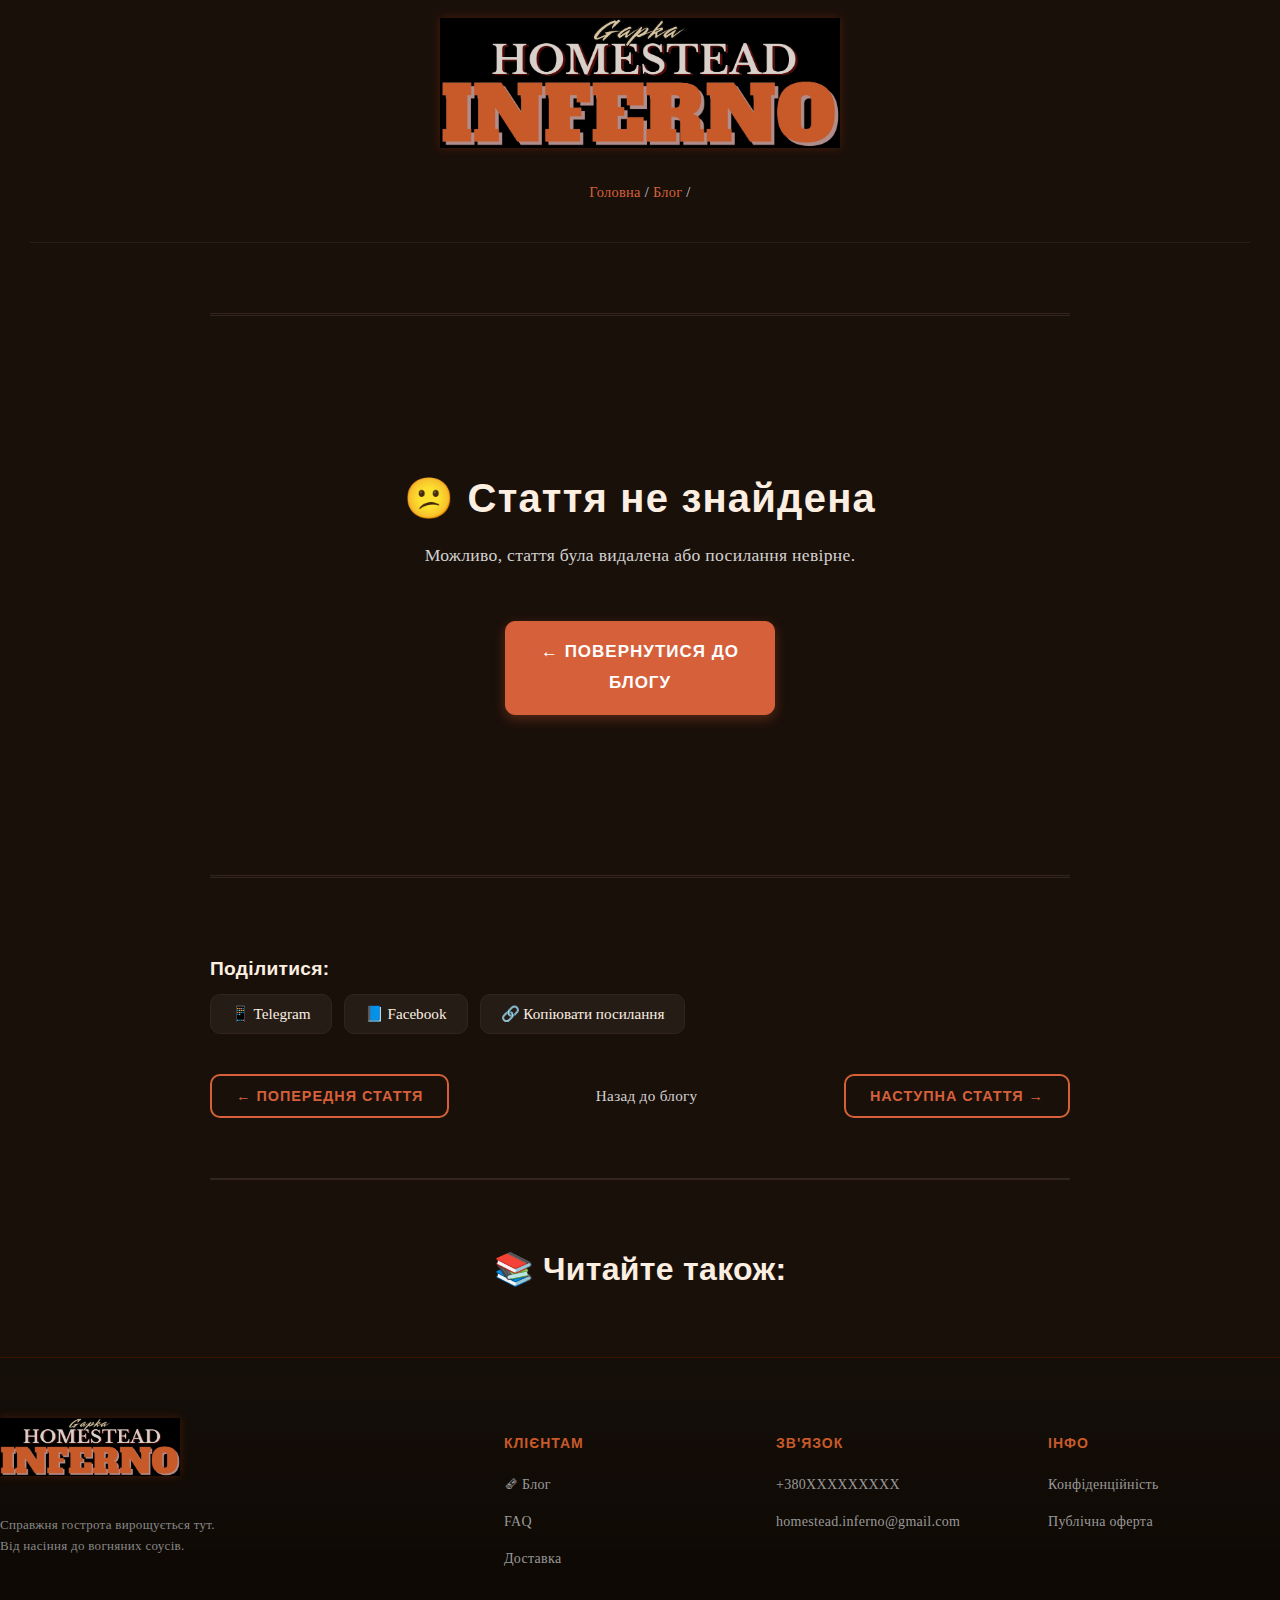
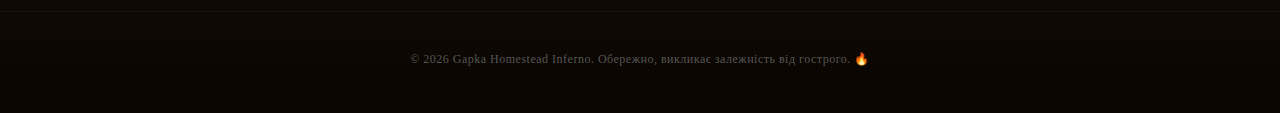
<file: blog-article.html>
<!DOCTYPE html>
<html lang="uk">
<head>
    <meta charset="UTF-8">
    <meta name="viewport" content="width=device-width, initial-scale=1.0">
    <meta http-equiv="Content-Security-Policy" content="
    default-src 'self' https://*.firebasedatabase.app; 
    style-src 'self' 'unsafe-inline' https://fonts.googleapis.com; 
    font-src 'self' https://fonts.gstatic.com; 
    script-src 'self' 'unsafe-inline' https://www.gstatic.com https://*.firebasedatabase.app; 
    connect-src 'self' https://*.firebasedatabase.app https://*.googleapis.com wss://*.firebasedatabase.app wss://*.firebaseio.com; 
    frame-src 'self' https://*.firebasedatabase.app;
    img-src 'self' data:;
">
    
    <title id="article-title">Стаття — Gapka Homestead Inferno</title>
    <meta name="description" id="article-description" content="Стаття з блогу Gapka Homestead Inferno">
    <meta name="keywords" content="блог homestead inferno, гострі перці, вирощування, рецепти, superhots">
    <link rel="canonical" id="article-canonical" href="https://gapkainferno.github.io/blog-article.html">

    <!-- Open Graph / Facebook -->
    <meta property="og:type" content="article">
    <meta property="og:url" id="og-url" content="https://gapkainferno.github.io/blog-article.html">
    <meta property="og:title" id="og-title" content="Стаття — Gapka Homestead Inferno">
    <meta property="og:description" id="og-description" content="Стаття з блогу Gapka Homestead Inferno">
    <meta property="og:image" id="og-image" content="https://gapkainferno.github.io/GapkaLogo.png">
    <meta property="og:image:width" content="1200">
    <meta property="og:image:height" content="630">
    <meta property="og:locale" content="uk_UA">
    <meta property="og:site_name" content="Gapka Homestead Inferno">
    <meta property="article:author" content="Gapka Homestead Inferno">
    <meta property="article:publisher" content="https://gapkainferno.github.io/">
    <meta property="article:published_time" id="article-published" content="2026-01-01T00:00:00+00:00">
    <meta property="article:modified_time" id="article-modified" content="2026-01-01T00:00:00+00:00">
    <meta property="article:section" id="article-section" content="Вирощування">

    <!-- Twitter -->
    <meta property="twitter:card" content="summary_large_image">
    <meta property="twitter:url" id="twitter-url" content="https://gapkainferno.github.io/blog-article.html">
    <meta property="twitter:title" id="twitter-title" content="Стаття — Gapka Homestead Inferno">
    <meta property="twitter:description" content="Стаття з блогу Gapka Homestead Inferno">
    <meta property="twitter:image" id="twitter-image" content="https://gapkainferno.github.io/GapkaLogo.png">
    <script type="application/ld+json">
    {
      "@context": "https://schema.org",
      "@graph": [
        {
          "@type": "Organization",
          "@id": "https://gapkainferno.github.io/#organization",
          "name": "Gapka Homestead Inferno",
          "alternateName": ["Gapka", "Гапка", "Homestead Inferno"],
          "url": "https://gapkainferno.github.io/",
          "logo": {
            "@type": "ImageObject",
            "url": "https://gapkainferno.github.io/GapkaLogo.png",
            "width": 400,
            "height": 100
          },
          "description": "Крафтові гострі соуси без консервантів та насіння екстремально гострих перців. Вирощено власноруч в Україні.",
          "address": {
            "@type": "PostalAddress",
            "addressLocality": "Дніпро",
            "addressRegion": "Дніпропетровська область",
            "addressCountry": "UA"
          },
          "sameAs": [
            "https://instagram.com/homestead.inferno",
            "https://t.me/homesteadinferno"
          ]
        },
        {
          "@type": "BlogPosting",
          "@id": "https://gapkainferno.github.io/blog-article.html#article",
          "url": "https://gapkainferno.github.io/blog-article.html",
          "headline": "Стаття — Homestead Inferno",
          "description": "Стаття з блогу Homestead Inferno",
          "author": {
            "@id": "https://gapkainferno.github.io/#organization"
          },
          "publisher": {
            "@id": "https://gapkainferno.github.io/#organization"
          },
          "datePublished": "2026-01-01T00:00:00+00:00",
          "dateModified": "2026-01-01T00:00:00+00:00",
          "mainEntityOfPage": {
            "@type": "WebPage",
            "@id": "https://gapkainferno.github.io/blog-article.html"
          },
          "image": {
            "@type": "ImageObject",
            "url": "https://gapkainferno.github.io/GapkaLogo.png",
            "width": 1200,
            "height": 630
          },
          "articleSection": "Вирощування",
          "keywords": ["гострі перці", "вирощування", "superhots", "homestead inferno"]
        }
      ]
    }
    </script>
    
    <link href="https://fonts.googleapis.com/css2?family=Playfair+Display:wght@700&family=Roboto+Slab:wght@300;400;700&family=Oswald:wght@500;700&display=swap" rel="stylesheet">
    <link rel="stylesheet" href="style.css">
    <link rel="stylesheet" href="blog-article-styles.css">
    
    <link rel="icon" type="image/png" sizes="32x32" href="favicon-32x32.png">
    <link rel="icon" type="image/png" sizes="16x16" href="favicon-16x16.png">
    <link rel="manifest" href="manifest.json">
    <meta name="theme-color" content="#1a100a">
</head>

<body class="blog-article-page">
    
<div class="overlay">
    <div class="container">
        
        <!-- HEADER -->
        <header>
            <a href="index.html" class="main-logo-link">
                <img src="GapkaLogo.png" alt="Homestead Inferno" class="logo-image" width="400" height="100">
            </a>
            
            <nav class="article-breadcrumbs">
                <a href="index.html">Головна</a> / 
                <a href="blog.html">Блог</a> / 
                <span id="breadcrumb-category"></span>
            </nav>
            
        </header>

        <!-- MAIN CONTENT -->
        <main>

        <!-- ARTICLE CONTAINER -->
        <div class="gazette-container">
            
            <!-- ARTICLE HEADER -->
            <div class="gazette-header" id="article-header">
                <!-- Заповнюється JS -->
            </div>

            <!-- ARTICLE CONTENT -->
            <article class="article-content-full" id="article-main">
                <!-- Заповнюється JS -->
            </article>

            <!-- ARTICLE FOOTER -->
            <div class="article-footer">
                <div class="article-tags" id="article-tags">
                    <!-- Заповнюється JS -->
                </div>
                
                <div class="article-share">
                    <h4>Поділитися:</h4>
                    <div class="share-buttons">
                        <button class="share-btn telegram" onclick="shareToTelegram()">
                            📱 Telegram
                        </button>
                        <button class="share-btn facebook" onclick="shareToFacebook()">
                            📘 Facebook
                        </button>
                        <button class="share-btn copy" onclick="copyLink()">
                            🔗 Копіювати посилання
                        </button>
                    </div>
                </div>

                <div class="article-navigation">
                    <button class="nav-btn prev" id="prev-article">
                        ← Попередня стаття
                    </button>
                    <a href="blog.html" class="back-to-blog">
                        Назад до блогу
                    </a>
                    <button class="nav-btn next" id="next-article">
                        Наступна стаття →
                    </button>
                </div>
            </div>

            <!-- RELATED POSTS -->
            <div class="related-posts">
                <h3>📚 Читайте також:</h3>
                <div class="related-grid" id="related-posts">
                    <!-- Заповнюється JS -->
                </div>
            </div>

        </div>

    </div>
</div>

</main>

<!-- FOOTER -->
<footer>
    <div class="footer-content">
        <div class="footer-brand">
            <img src="GapkaLogo.png" alt="Homestead Logo" class="footer-logo-img" width="400" height="100">
            <p class="footer-tagline">Справжня гострота вирощується тут.<br>Від насіння до вогняних соусів.</p>
        </div>
        
        <div class="footer-section">
            <h4>Клієнтам</h4>
            <div class="footer-links">
                <a href="blog.html">🗞 Блог</a>
                <a href="faq.html">FAQ</a>
                <a href="shipping.html">Доставка</a>
            </div>
        </div>

        <div class="footer-section">
            <h4>Зв'язок</h4>
            <div class="footer-contacts">
                <span>+380XXXXXXXXX</span>
                <a href="mailto:homestead.inferno@gmail.com">homestead.inferno@gmail.com</a>
            </div>
        </div>

        <div class="footer-section">
            <h4>Інфо</h4>
            <div class="footer-pp">
                <a href="privacy.html">Конфіденційність</a>
                <a href="terms.html">Публічна оферта</a>
            </div>
        </div>
    </div>

    <div class="footer-bottom">
        <p>&copy; 2026 Gapka Homestead Inferno. Обережно, викликає залежність від гострого. 🔥</p>
    </div>
</footer>

<script src="blog-data.js"></script>
<script type="module" src="blog-article-app.js"></script>
<script>
    // Функції для кнопок "Поділитися", які мають бути глобальними
    function shareToTelegram() {
        const url = window.location.href;
        const text = document.title;
        window.open(`https://t.me/share/url?url=${encodeURIComponent(url)}&text=${encodeURIComponent(text)}`, '_blank');
    }

    function shareToFacebook() {
        const url = window.location.href;
        window.open(`https://www.facebook.com/sharer/sharer.php?u=${encodeURIComponent(url)}`, '_blank');
    }

    function copyLink() {
        const url = window.location.href;
        navigator.clipboard.writeText(url).then(() => {
            // alert — це тимчасово, пізніше можна зробити гарну плашку
            alert("🌶️ Посилання скопійовано! Тепер можна відправити друзям.");
        }).catch(err => {
            console.error('Помилка копіювання: ', err);
        });
    }
</script>

</body>
</html>
</file>
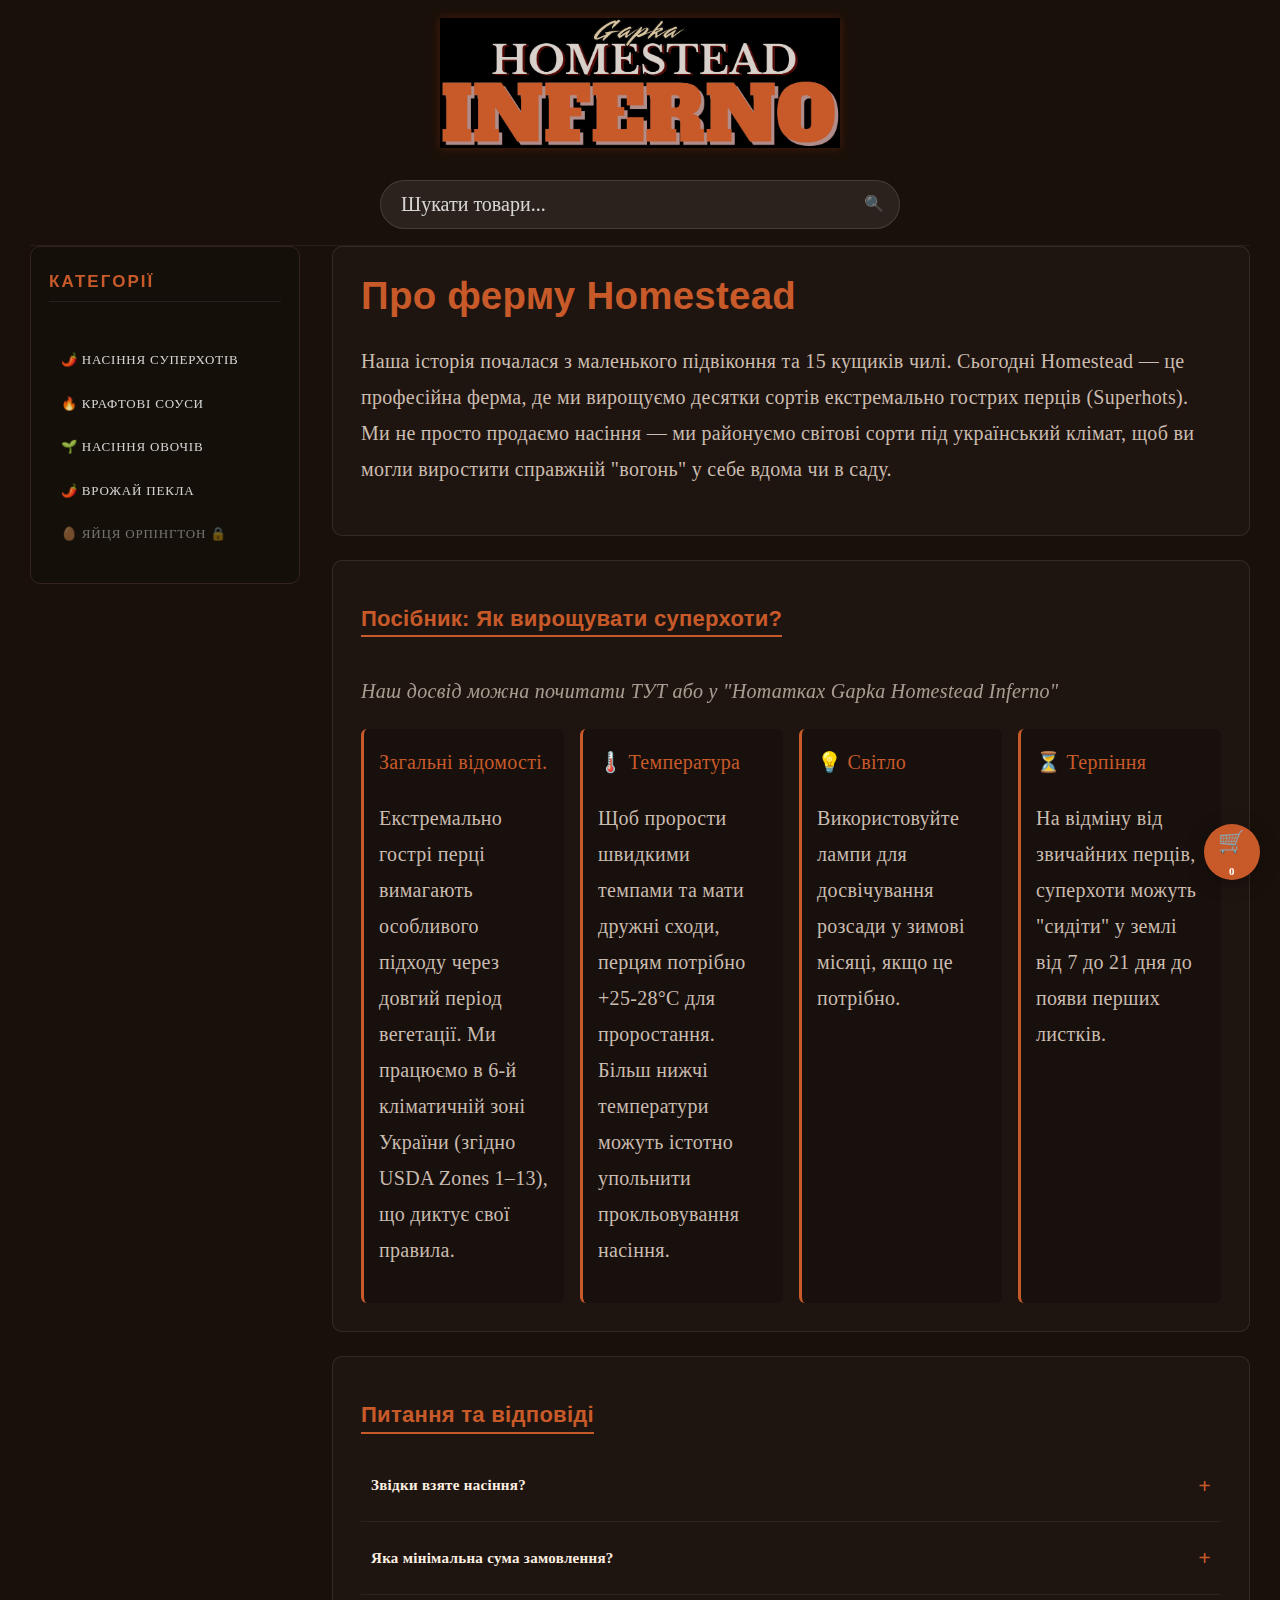
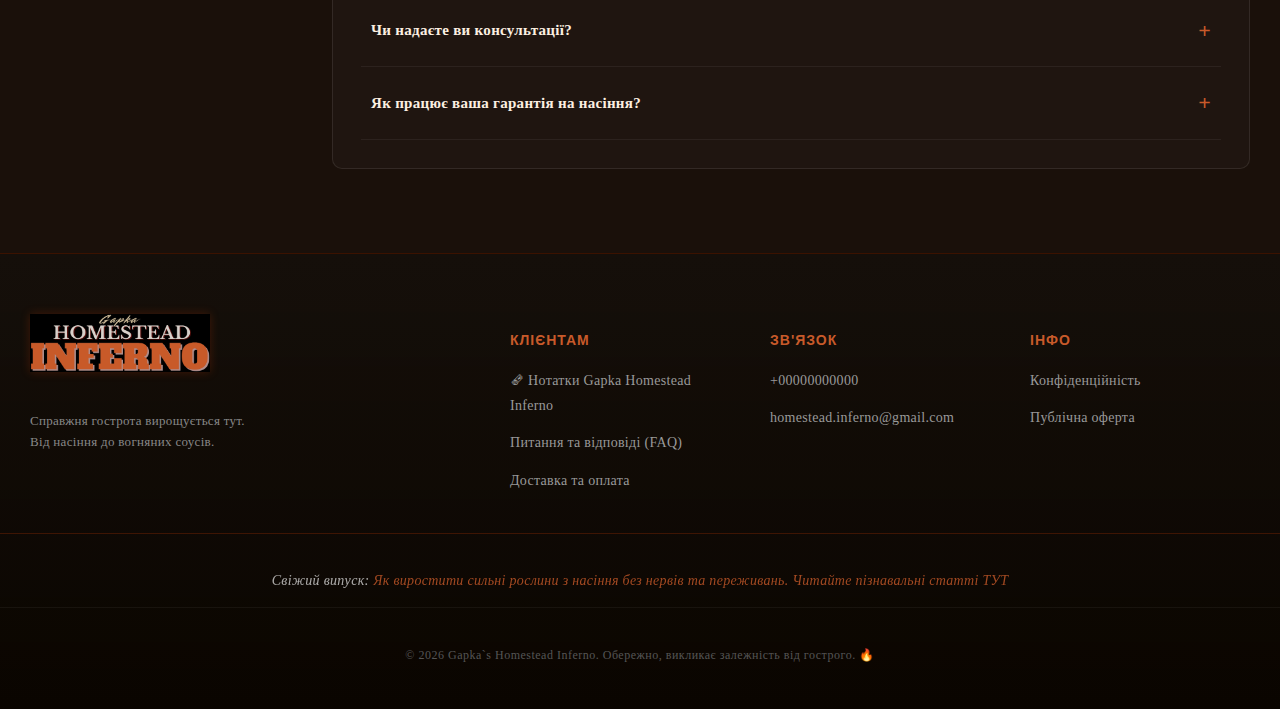
<file: faq.html>
<!DOCTYPE html>
<html lang="uk">
<head>
    <meta charset="UTF-8">
    <meta name="viewport" content="width=device-width, initial-scale=1.0">
    <meta http-equiv="Content-Security-Policy" content="default-src 'self'; 
    style-src 'self' 'unsafe-inline' https://fonts.googleapis.com; 
    font-src 'self' https://fonts.gstatic.com; 
    script-src 'self' 'unsafe-inline'; 
    img-src 'self' data: https://gapkainferno.github.io;">
    <title>FAQ: Як вирощувати гострий перець та відповіді на питання — Homestead</title>
    <meta name="description" content="Дізнайтеся, як вирощувати екстремально гострі перці з насіння. Інструкції, поради щодо температури, світла та відповіді на часті питання від ферми Homestead Inferno.">
    <meta name="keywords" content="вирощування перцю з насіння, як виростити гострий перець, насіння гострого перцю поради, Homestead FAQ, доставка насіння по Україні">
    <link rel="canonical" href="https://gapkainferno.github.io/faq.html">

    <!-- Open Graph / Facebook -->
    <meta property="og:type" content="website">
    <meta property="og:url" content="https://gapkainferno.github.io/faq.html">
    <meta property="og:title" content="FAQ: Як вирощувати гострий перець та відповіді на питання — Homestead">
    <meta property="og:description" content="Дізнайтеся, як вирощувати екстремально гострі перці з насіння. Інструкції, поради щодо температури, світла та відповіді на часті питання від ферми Homestead Inferno.">
    <meta property="og:image" content="https://gapkainferno.github.io/GapkaLogo.png">
    <meta property="og:image:width" content="1200">
    <meta property="og:image:height" content="630">
    <meta property="og:locale" content="uk_UA">
    <meta property="og:site_name" content="Gapka Homestead Inferno">

    <!-- Twitter -->
    <meta property="twitter:card" content="summary_large_image">
    <meta property="twitter:url" content="https://gapkainferno.github.io/homestead-sauces-and-seeds/faq.html">
    <meta property="twitter:title" content="FAQ: Як вирощувати гострий перець та відповіді на питання — Homestead">
    <meta property="twitter:description" content="Дізнайтеся, як вирощувати екстремально гострі перці з насіння. Інструкції, поради щодо температури, світла та відповіді на часті питання від ферми Homestead Inferno.">
    <meta property="twitter:image" content="https://gapkainferno.github.io/homestead-sauces-and-seeds/GapkaLogo.png">
    <script type="application/ld+json">
    {
      "@context": "https://schema.org",
      "@graph": [
        {
          "@type": "Organization",
          "@id": "https://homesteadinferno.github.io/#organization",
          "name": "Gapka Homestead Inferno",
          "alternateName": "Homestead Inferno",
          "url": "https://homesteadinferno.github.io/homestead-sauces-and-seeds/",
          "logo": {
            "@type": "ImageObject",
            "url": "https://homesteadinferno.github.io/homestead-sauces-and-seeds/GapkaLogo.png",
            "width": 400,
            "height": 100
          },
          "description": "Крафтові гострі соуси без консервантів та насіння екстремально гострих перців. Вирощено власноруч в Україні.",
          "address": {
            "@type": "PostalAddress",
            "addressLocality": "Дніпро",
            "addressRegion": "Дніпропетровська область",
            "addressCountry": "UA"
          },
          "sameAs": [
            "https://instagram.com/homestead.inferno",
            "https://t.me/homesteadinferno"
          ]
        },
        {
          "@type": "WebSite",
          "@id": "https://homesteadinferno.github.io/#website",
          "url": "https://homesteadinferno.github.io/homestead-sauces-and-seeds/",
          "name": "Gapka Homestead Inferno",
          "description": "Гострі соуси та насіння суперхотів",
          "publisher": {
            "@id": "https://homesteadinferno.github.io/#organization"
          },
          "potentialAction": {
            "@type": "SearchAction",
            "target": {
              "@type": "EntryPoint",
              "urlTemplate": "https://homesteadinferno.github.io/homestead-sauces-and-seeds/index.html?search={search_term_string}"
            },
            "query-input": "required name=search_term_string"
          }
        },
        {
          "@type": "FAQPage",
          "@id": "https://homesteadinferno.github.io/faq.html#faqpage",
          "url": "https://homesteadinferno.github.io/homestead-sauces-and-seeds/faq.html",
          "name": "FAQ: Як вирощувати гострий перець та відповіді на питання — Homestead",
          "description": "Дізнайтеся, як вирощувати екстремально гострі перці з насіння. Інструкції, поради щодо температури, світла та відповіді на часті питання від ферми Homestead Inferno.",
          "publisher": {
            "@id": "https://homesteadinferno.github.io/#organization"
          },
          "mainEntity": [{
            "@type": "Question",
            "name": "Звідки взяте насіння?",
            "acceptedAnswer": {
              "@type": "Answer",
              "text": "Усе наше насіння зібране із власно вирощених рослин на фермі Homestead. Ми не займаємося перефасовкою, наше насіння — результат локальної селекції та районування."
            }
          }, {
            "@type": "Question",
            "name": "Яка мінімальна сума замовлення насіння?",
            "acceptedAnswer": {
              "@type": "Answer",
              "text": "Мінімальної суми замовлення немає. Ви можете замовити навіть одну позицію, враховуючи вартість доставки Новою Поштою (80-140 грн)."
            }
          }, {
            "@type": "Question",
            "name": "Чи надаєте ви консультації?",
            "acceptedAnswer": {
              "@type": "Answer",
              "text": "Так! Після покупки ми не залишаємо вас наодинці з насінням. Ви завжди можете написати нам за порадою — ми допоможемо пройти шлях від посіву до врожаю."
            }
          }, {
            "@type": "Question",
            "name": "Як працює ваша гарантія на насіння?",
            "acceptedAnswer": {
              "@type": "Answer",
              "text": "Вирощування гострих перців і іншого насіння — це не лише агрономія, а й трохи везіння. Ми стараємося зберегти фенотипи заявлених сортів, але природа іноді має свої плани. Ми розглядаємо кожен випадок індивідуально і шукаємо рішення разом з вами."
            }
          }]
        }
      ]
    }
    </script>
    <link href="https://fonts.googleapis.com/css2?family=Playfair+Display:wght@700&family=Roboto+Slab:wght@300;400;700&display=swap" rel="stylesheet">
    <link rel="stylesheet" href="style.css">

    <link rel="apple-touch-icon" sizes="57x57" href="apple-icon-57x57.png">
<link rel="apple-touch-icon" sizes="60x60" href="apple-icon-60x60.png">
<link rel="apple-touch-icon" sizes="72x72" href="apple-icon-72x72.png">
<link rel="apple-touch-icon" sizes="76x76" href="apple-icon-76x76.png">
<link rel="apple-touch-icon" sizes="114x114" href="apple-icon-114x114.png">
<link rel="apple-touch-icon" sizes="120x120" href="apple-icon-120x120.png">
<link rel="apple-touch-icon" sizes="144x144" href="apple-icon-144x144.png">
<link rel="apple-touch-icon" sizes="152x152" href="apple-icon-152x152.png">
<link rel="apple-touch-icon" sizes="180x180" href="apple-icon-180x180.png">
<link rel="icon" type="image/png" sizes="192x192"  href="android-icon-192x192.png">
<link rel="icon" type="image/png" sizes="32x32" href="favicon-32x32.png">
<link rel="icon" type="image/png" sizes="96x96" href="favicon-96x96.png">
<link rel="icon" type="image/png" sizes="16x16" href="favicon-16x16.png">
<link rel="manifest" href="manifest.json">
<meta name="msapplication-TileColor" content="#ffffff">
<meta name="msapplication-TileImage" content="ms-icon-144x144.png">
<meta name="theme-color" content="#ffffff">
</head>
<body>

<div class="overlay">
    <div class="container">
        <header>
            <a href="index.html" class="main-logo-link">
                <img src="GapkaLogo.png" alt="Gapka’s Homestead Inferno - Магазин гострого насіння та соусів" class="logo-image" width="200" height="50">
                </a>
            <!-- 🔍 БЛОК ПОШУКУ -->
    <div class="search-container" style="margin-top: 20px;">
        <input 
            type="text" 
            id="search-input" 
            placeholder="Шукати товари..."
            autocomplete="off"
        >
        <span class="search-icon">🔍</span>
        <div id="search-results"></div>
    </div>

        </header>

        <div class="main-layout">
             <aside class="sidebar">
                    <h3>Категорії</h3>
                    <nav>
                        <ul>
                            <li><a href="seedsandseedlings.html">🌶️ Насіння суперхотів</a></li>
                            <li><a href="sauces.html">🔥 Крафтові Соуси</a></li>
                            <li><a href="otherseeds.html">🌱 Насіння овочів</a></li>
                            <li><a href="fresh-peppers.html">🌶️ Врожай Пекла</a></li>
                            <li><a href="javascript:void(0)" style="opacity: 0.5; cursor: not-allowed;">🥚 Яйця Орпінгтон 🔒</a></li>
                        </ul>
                    </nav>
                </aside>

            <main>
                <article class="content-box">
                    <h1>Про ферму Homestead</h1>
                    <p style="line-height: 1.8;">Наша історія почалася з маленького підвіконня та 15 кущиків чилі. Сьогодні Homestead — це професійна ферма, де ми вирощуємо десятки сортів екстремально гострих перців (Superhots). 
                        <strong>Ми не просто продаємо насіння</strong> — ми районуємо світові сорти під український клімат, щоб ви могли виростити справжній "вогонь" у себе вдома чи в саду.</p>
                </article>

                <section class="content-box">
                    <h2>Посібник: Як вирощувати суперхоти?</h2>
                    <p style="font-size: 20px; opacity: 0.8; font-style: italic;">
            <a href="blog.html" style="color: var(--accent-orange); text-decoration: underline;">Наш досвід можна почитати ТУТ або у "Нотатках Gapka Homestead Inferno"</a>
        </p>
                    <div class="step-grid">
                        <div class="step">
                            <strong style="color:var(--primary-orange)">Загальні відомості.</strong>
                            <p>Екстремально гострі перці вимагають особливого підходу через довгий період вегетації. Ми працюємо в <strong>6-й кліматичній зоні України</strong> (згідно USDA Zones 1–13), що диктує свої правила.</p>
                        </div>
                        <div class="step">
                            <strong style="color:var(--primary-orange)">🌡️ Температура</strong>
                            <p>Щоб прорости швидкими темпами та мати дружні сходи, перцям потрібно +25-28°C для проростання. Більш нижчі температури можуть істотно упольнити прокльовування насіння.</p>
                        </div>
                        <div class="step">
                            <strong style="color:var(--primary-orange)">💡 Світло</strong>
                            <p>Використовуйте лампи для досвічування розсади у зимові місяці, якщо це потрібно.</p>
                        </div>
                        <div class="step">
                            <strong style="color:var(--primary-orange)">⏳ Терпіння</strong>
                            <p>На відміну від звичайних перців, суперхоти можуть "сидіти" у землі від <strong>7 до 21 дня</strong> до появи перших листків.</p>
                        </div>
                    </div>
                </section>

                <section class="content-box">
    <h2>Питання та відповіді</h2>
    
    <div class="faq-item">
        <div class="faq-question" onclick="toggleFaq(this)">Звідки взяте насіння? </div>
        <div class="faq-answer">
            Усе насіння — це наш власний збір. Ми відбираємо насіння тільки з найкращих плодів та найсильніших фенотипів. Це майже гарантує відповідність сорту та високу схожість.
        </div>
    </div>

    <div class="faq-item">
        <div class="faq-question" onclick="toggleFaq(this)">Яка мінімальна сума замовлення? </div>
        <div class="faq-answer">
            Ми цінуємо кожного садівника, тому <strong>мінімального замовлення немає</strong>. Ви можете придбати хоч один пакетик насіння або пляшку соусу. Доставка здійснюється Новою Поштою за тарифами перевізника.
        </div>
    </div>

    <div class="faq-item">
        <div class="faq-question" onclick="toggleFaq(this)">Чи надаєте ви консультації? </div>
        <div class="faq-answer">
            Так! Після покупки ми не залишаємо вас наодинці з насінням. Ви завжди можете написати нам за порадою — ми допоможемо пройти шлях від посіву до врожаю.
        </div>
    </div>

<div class="faq-item" id="guarantee"> <div class="faq-question" onclick="toggleFaq(this)">Як працює ваша гарантія на насіння?</div>
    <div class="faq-answer">
    <p>Вирощування гострих перців і іншого насіння — це не лише агрономія, а й трохи везіння. Ми стараємося зберегти фенотипи заявлених сортів, але природа іноді має свої плани.</p>
    <p><strong>Наша позиція чесності:</strong></p>
    <ul style="margin: 10px 0; padding-left: 20px; font-size: 15px;">
        <li>Ми не лабораторія, але ми вручну відбираємо найкращі плоди для збору насіння.</li>
        <li>Якщо у вас виникли питання щодо схожості або відповідності плоду сорту — напишіть нам.</li>
        <li>Кожен випадок ми розглядаємо індивідуально. Зазвичай ми просто додаємо заміну до наступного замовлення або консультуємо, як виправити помилки вирощування.</li>
    </ul>
    
    <p style="font-style: italic; font-size: 15px;">Ми працюємо з живим матеріалом. У світі суперхотів іноді трапляються варіації форми плоду (фенотипи). Це не помилка, а частина захопливого процесу вирощування крафтових перців!Ваш успіх — це наша репутація. Ми не ховаємося за правилами, а шукаємо рішення разом з вами.</p>
</div>
    </div>
</section>
                
            </main>
        </div>
    </div>
</div>

<footer>
    <div class="footer-content" style="padding-left: 30px; padding-right: 30px;">
        <div class="footer-brand">
            <img src="GapkaLogo.png" alt="Homestead Logo" class="footer-logo-img" width="180" height="45">
            <p class="footer-tagline">Справжня гострота вирощується тут. <br>Від насіння до вогняних соусів.</p>
        </div>
        
        <div class="footer-section">
            <h4>Клієнтам</h4>
            <div class="footer-links">
                <a href="blog.html">🗞 Нотатки Gapka Homestead Inferno</a>
                <a href="faq.html">Питання та відповіді (FAQ)</a> 
                <a href="shipping.html">Доставка та оплата</a>
            </div>
        </div>
 
        <div class="footer-section">
            <h4>Зв'язок</h4>
            <div class="footer-contacts">
                <span>+00000000000</span>
                <a href="mailto:homestead.inferno@gmail.com">homestead.inferno@gmail.com</a>
                <div class="footer-socials">
                   </div>
            </div>
        </div>

        <div class="footer-section">
            <h4>Інфо</h4>
            <div class="footer-pp">
                <a href="privacy.html">Конфіденційність</a>
                <a href="terms.html">Публічна оферта</a>
            </div>
        </div>
    </div>

    <div style="text-align: center; margin-top: 20px; border-top: 1px solid rgba(255, 69, 0, 0.2); padding-top: 20px; padding-left: 30px; padding-right: 30px;">
        <p style="font-size: 14px; opacity: 0.8; font-style: italic;">
            Свіжий випуск: <a href="blog.html" style="color: var(--primary-color); text-decoration: underline;">Як виростити сильні рослини з насіння без нервів та переживань. Читайте пізнавальні статті ТУТ</a>
        </p>
    </div>

    <div class="footer-bottom" style="padding-left: 30px; padding-right: 30px;">
        <p>&copy; 2026 Gapka`s Homestead Inferno. Обережно, викликає залежність від гострого. 🔥</p>
    </div>
</footer>

<a href="#" class="floating-cart" onclick="openCheckout(); return false;">
    <span class="cart-icon">🛒</span>
    <span id="cart-count">0</span>
</a>

<div id="checkoutModal" class="modal">
    <div class="modal-box">
        <span class="close-btn" onclick="closeCheckout()">&times;</span>
        <div id="modal-main-content">
             </div>
        <div id="success-msg"></div>
    </div>
</div>


<script src="products.js"></script>
<script src="search.js"></script>
<script src="modal-init.js"></script>
<script src="cart.js"></script>
<script src="catalog.js"></script>


<script>
    function toggleFaq(el) {
    const item = el.parentElement; // Отримуємо весь блок faq-item
    const answer = el.nextElementSibling;
    const span = el.querySelector('span');
    
    // Перемикаємо видимість
    const isOpen = answer.style.display === "block";
    
    answer.style.display = isOpen ? "none" : "block";
    span.innerText = isOpen ? "+" : "-";
    
    // Додаємо/прибираємо клас для підсвічування
    if (!isOpen) {
        item.classList.add('active');
    } else {
        item.classList.remove('active');
    }
    }
    
</script>
</body>

</html>
</file>
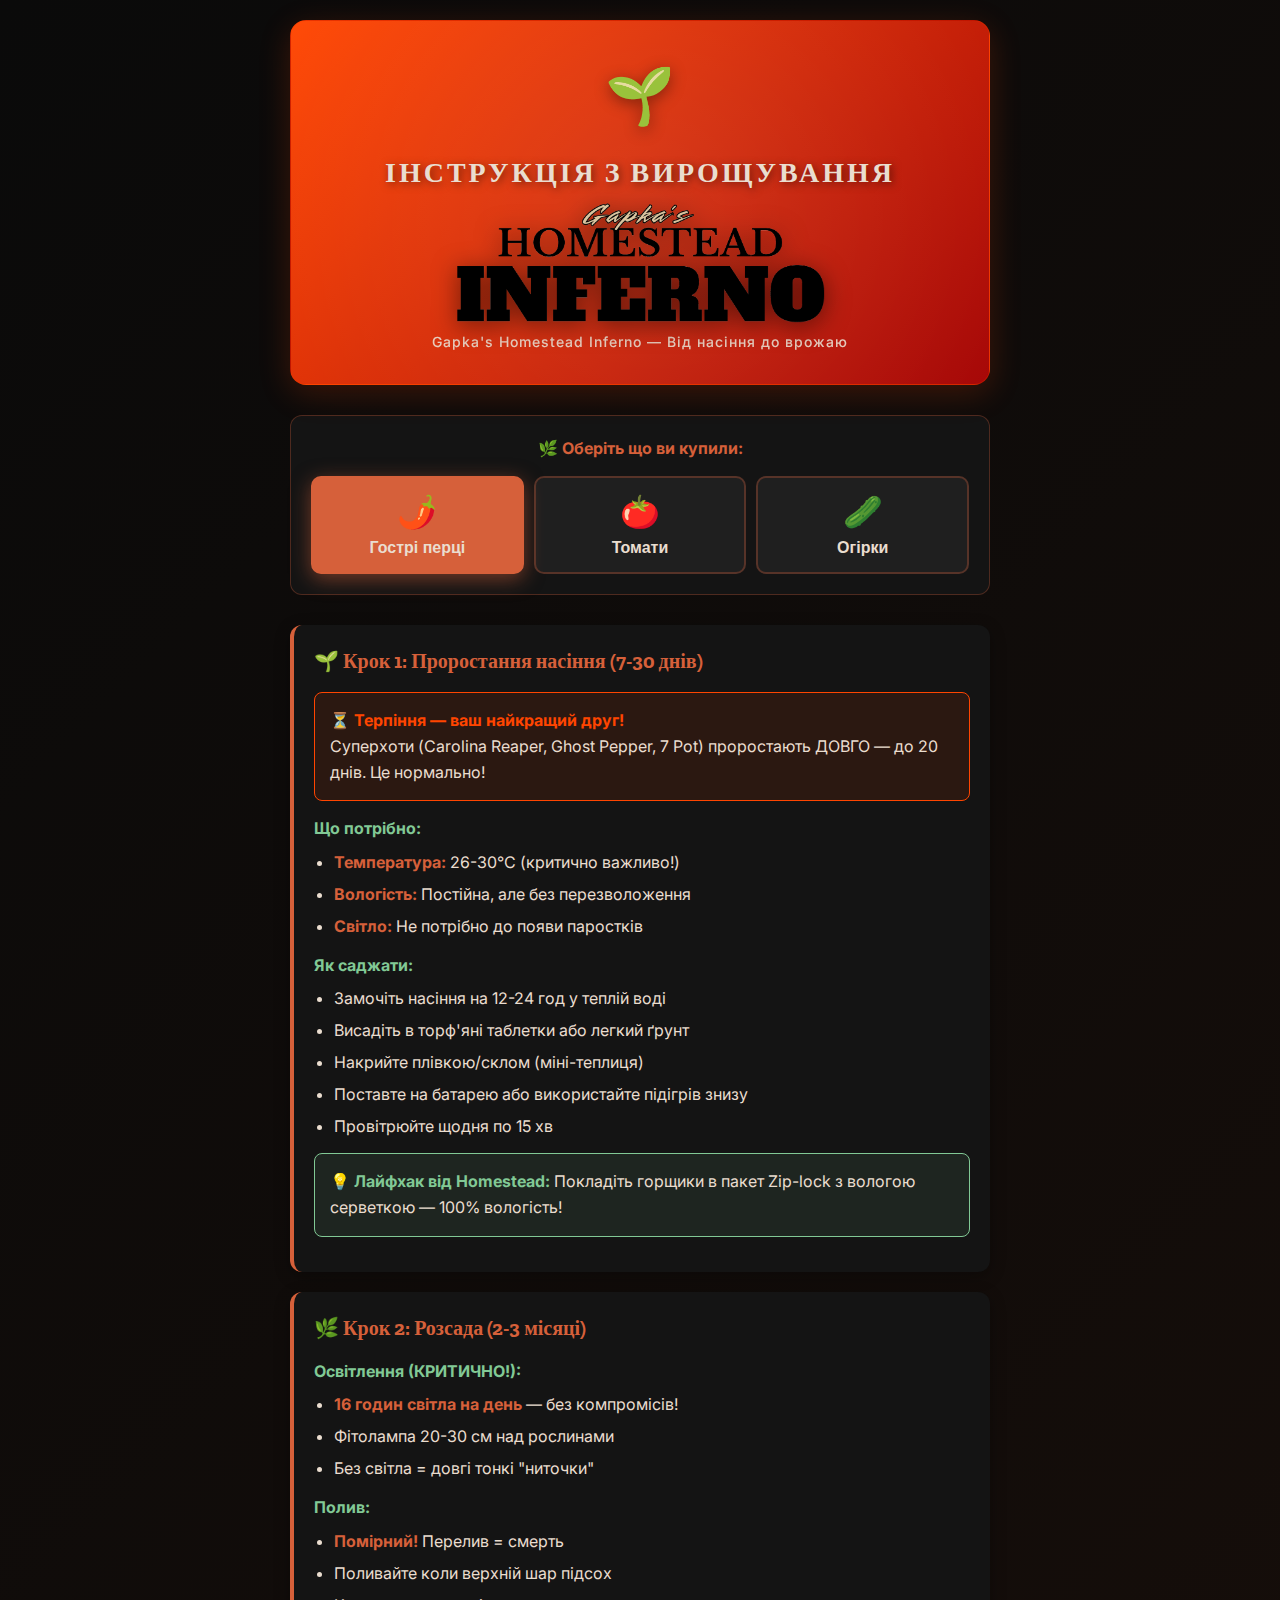
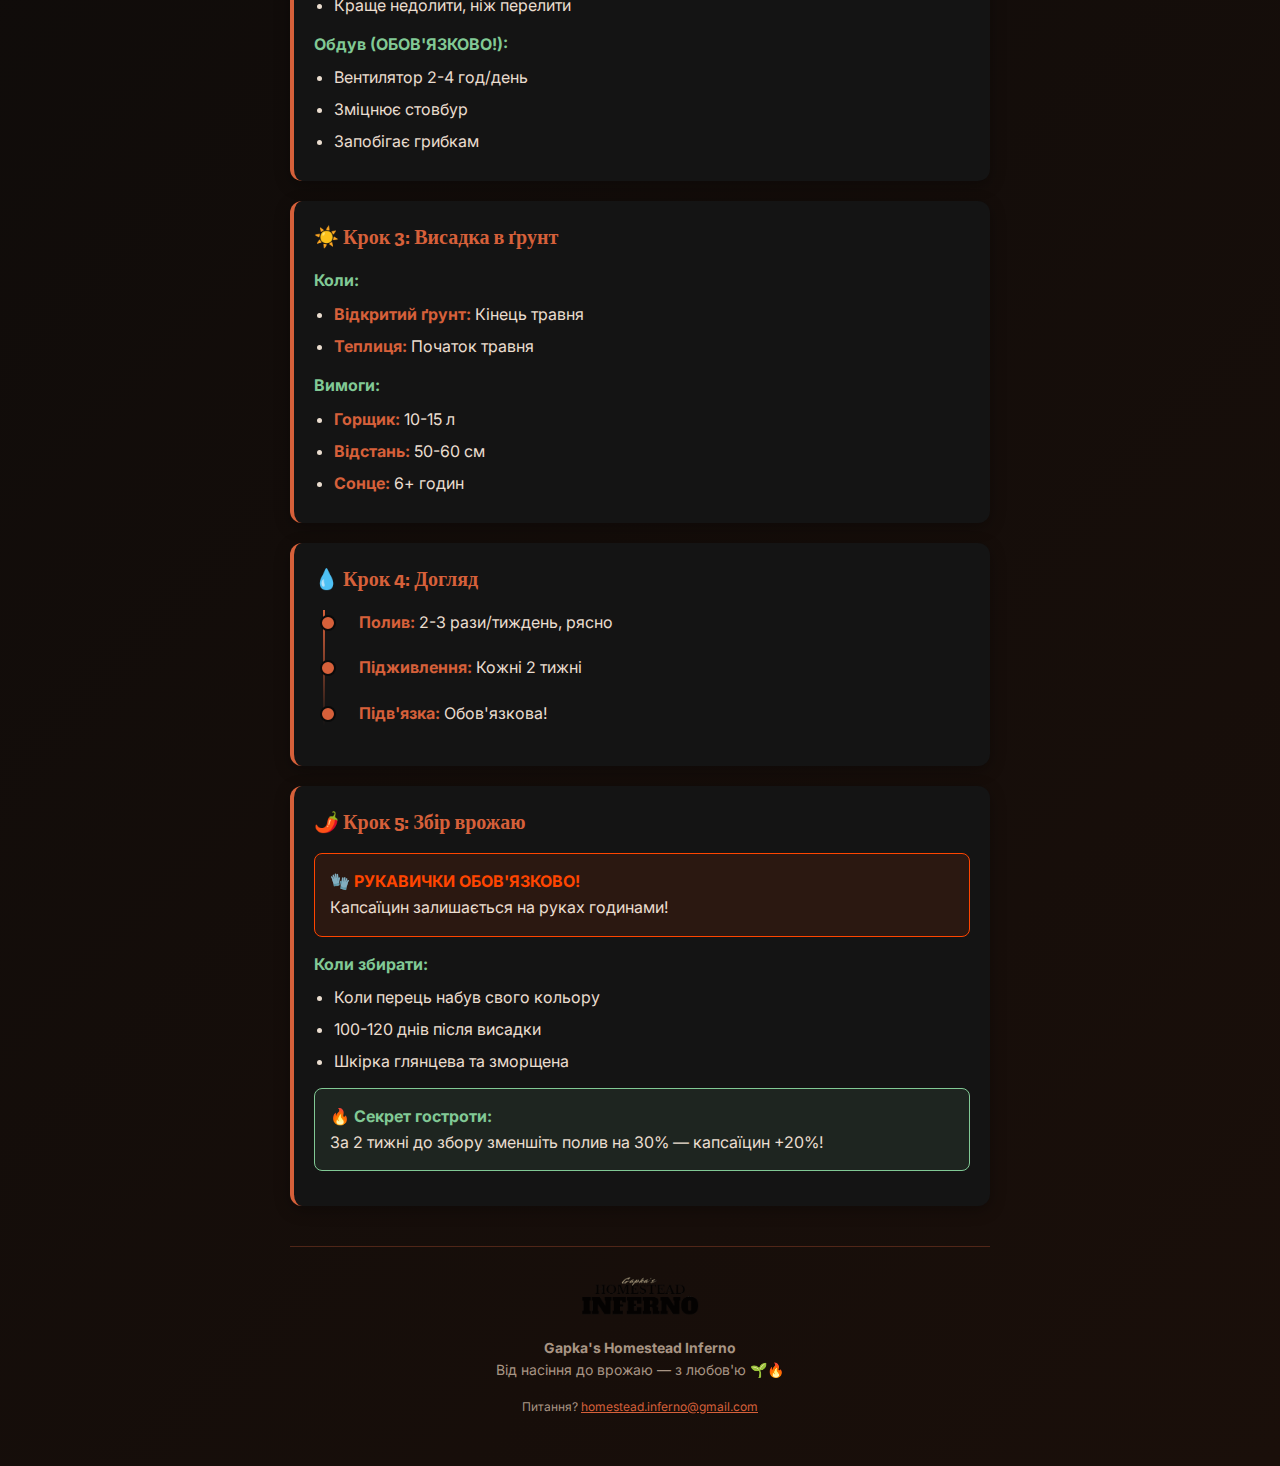
<file: growing-guide-universalCLAUDE.html>
<!DOCTYPE html>
<html lang="uk">
<head>
    <meta charset="UTF-8">
    <meta name="viewport" content="width=device-width, initial-scale=1.0">
    <title>🌱 Інструкція з вирощування — Gapka's Homestead Inferno</title>
    
    <!-- Google Fonts -->
    <link rel="preconnect" href="https://fonts.googleapis.com">
    <link href="https://fonts.googleapis.com/css2?family=Zilla+Slab:wght@600;700&family=Inter:wght@400;500;600;700&display=swap" rel="stylesheet">
    
    <style>
        * {
            margin: 0;
            padding: 0;
            box-sizing: border-box;
        }

        :root {
            --flame-red: #ff4500;
            --deep-red: #a30000;
            --dark-bg: #0a0a0a;
            --card-bg: #141414;
            --border-warm: rgba(214, 96, 58, 0.3);
            --text-primary: #eaddcf;
            --text-secondary: #a89584;
            --accent-green: #81c995;
            --accent-orange: #d6603a;
        }

        body {
            font-family: 'Inter', -apple-system, BlinkMacSystemFont, sans-serif;
            background: linear-gradient(135deg, #0a0a0a 0%, #1a0f0a 100%);
            color: var(--text-primary);
            line-height: 1.6;
            padding: 20px 10px;
            min-height: 100vh;
        }

        .container {
            max-width: 700px;
            margin: 0 auto;
            animation: fadeIn 0.8s ease;
        }

        @keyframes fadeIn {
            from { opacity: 0; transform: translateY(20px); }
            to { opacity: 1; transform: translateY(0); }
        }

        /* HEADER */
        .header {
            text-align: center;
            margin-bottom: 30px;
            padding: 30px 20px;
            background: linear-gradient(135deg, var(--flame-red) 0%, var(--deep-red) 100%);
            border-radius: 16px;
            border: 1px solid rgba(255, 69, 0, 0.3);
            box-shadow: 0 8px 32px rgba(255, 69, 0, 0.2);
            position: relative;
            overflow: hidden;
            transition: background 0.5s ease;
        }
         .header-logo-link {
            display: inline-block;
            position: relative;
            z-index: 10;
            transition: transform 0.3s ease;
        }

        .header-logo-link:hover {
            transform: scale(1.05);
        }

        .header-logo {
            width: 380px;
            max-width: 70vw;
            height: auto;
            filter: drop-shadow(0 4px 12px rgba(0,0,0,0.5));
        }

        .header::before {
            content: '';
            position: absolute;
            top: -50%;
            left: -50%;
            width: 200%;
            height: 200%;
            background: radial-gradient(circle, rgba(255,255,255,0.1) 0%, transparent 70%);
            animation: pulse 4s ease-in-out infinite;
        }

        @keyframes pulse {
            0%, 100% { transform: scale(1) rotate(0deg); }
            50% { transform: scale(1.1) rotate(180deg); }
        }

        .veggie-icon {
            font-size: 56px;
            margin-bottom: 10px;
            display: inline-block;
            animation: float 3s ease-in-out infinite;
            filter: drop-shadow(0 4px 8px rgba(0,0,0,0.4));
            transition: transform 0.3s ease;
        }

        @keyframes float {
            0%, 100% { transform: translateY(0px); }
            50% { transform: translateY(-10px); }
        }

        h1 {
            font-family: 'Zilla Slab', serif;
            font-size: 28px;
            font-weight: 700;
            text-transform: uppercase;
            letter-spacing: 3px;
            text-shadow: 2px 2px 8px rgba(0,0,0,0.5);
            margin-bottom: 8px;
            position: relative;
            z-index: 1;
        }

        .subtitle {
            font-size: 14px;
            opacity: 0.9;
            font-weight: 500;
            letter-spacing: 1px;
            position: relative;
            z-index: 1;
        }

        /* VEGETABLE SELECTOR */
        .veggie-selector {
            background: var(--card-bg);
            border-radius: 12px;
            padding: 20px;
            margin-bottom: 30px;
            border: 1px solid var(--border-warm);
        }

        .veggie-selector h3 {
            font-size: 16px;
            margin-bottom: 15px;
            color: var(--accent-orange);
            text-align: center;
        }

        .veggie-buttons {
            display: grid;
            grid-template-columns: repeat(auto-fit, minmax(150px, 1fr));
            gap: 10px;
        }

        .veggie-btn {
            background: rgba(255, 255, 255, 0.05);
            border: 2px solid var(--border-warm);
            color: var(--text-primary);
            padding: 15px;
            border-radius: 10px;
            cursor: pointer;
            font-size: 16px;
            font-weight: 600;
            transition: all 0.3s ease;
            display: flex;
            flex-direction: column;
            align-items: center;
            gap: 8px;
        }

        .veggie-btn:hover {
            transform: translateY(-3px);
            box-shadow: 0 5px 15px rgba(214, 96, 58, 0.3);
        }

        .veggie-btn.active {
            background: var(--accent-orange);
            border-color: var(--accent-orange);
            box-shadow: 0 5px 20px rgba(214, 96, 58, 0.5);
        }

        .veggie-btn-icon {
            font-size: 32px;
        }

        /* CONTENT SECTIONS */
        .guide-content {
            display: none;
        }

        .guide-content.active {
            display: block;
            animation: slideIn 0.5s ease;
        }

        @keyframes slideIn {
            from { opacity: 0; transform: translateX(-20px); }
            to { opacity: 1; transform: translateX(0); }
        }

        /* CARDS */
        .card {
            background: var(--card-bg);
            border-radius: 12px;
            padding: 20px;
            margin-bottom: 20px;
            border-left: 4px solid var(--accent-orange);
            box-shadow: 0 4px 16px rgba(0,0,0,0.3);
        }

        .card h2 {
            font-family: 'Zilla Slab', serif;
            font-size: 20px;
            margin-bottom: 12px;
            color: var(--accent-orange);
        }

        .card h3 {
            font-size: 16px;
            margin-top: 15px;
            margin-bottom: 8px;
            color: var(--accent-green);
        }

        .card ul {
            margin-left: 20px;
            margin-top: 8px;
        }

        .card li {
            margin-bottom: 8px;
            line-height: 1.5;
        }

        .card strong {
            color: var(--accent-orange);
        }

        .card p {
            margin-bottom: 12px;
        }

        /* TIMELINE */
        .timeline {
            position: relative;
            padding-left: 30px;
            margin-top: 15px;
        }

        .timeline::before {
            content: '';
            position: absolute;
            left: 9px;
            top: 0;
            bottom: 0;
            width: 2px;
            background: linear-gradient(to bottom, var(--accent-orange), transparent);
        }

        .timeline-item {
            position: relative;
            margin-bottom: 20px;
            padding-left: 15px;
        }

        .timeline-item::before {
            content: '';
            position: absolute;
            left: -24px;
            top: 5px;
            width: 12px;
            height: 12px;
            border-radius: 50%;
            background: var(--accent-orange);
            border: 2px solid var(--dark-bg);
        }

        /* WARNING BOX */
        .warning-box {
            background: rgba(255, 69, 0, 0.1);
            border: 1px solid var(--flame-red);
            border-radius: 8px;
            padding: 15px;
            margin: 15px 0;
        }

        .warning-box strong {
            color: var(--flame-red);
        }

        /* TIP BOX */
        .tip-box {
            background: rgba(129, 201, 149, 0.1);
            border: 1px solid var(--accent-green);
            border-radius: 8px;
            padding: 15px;
            margin: 15px 0;
        }

        .tip-box strong {
            color: var(--accent-green);
        }

        /* FOOTER */
        .footer {
            text-align: center;
            padding: 30px 20px;
            margin-top: 40px;
            border-top: 1px solid var(--border-warm);
            font-size: 14px;
            color: var(--text-secondary);
        }

        .footer-logo {
            width: 120px;
            margin-bottom: 15px;
            opacity: 0.8;
        }

        /* RESPONSIVE */
        @media (max-width: 600px) {
            h1 {
                font-size: 22px;
                letter-spacing: 2px;
            }

            .veggie-buttons {
                grid-template-columns: 1fr;
            }

            .card {
                padding: 15px;
            }

            .timeline {
                padding-left: 20px;
            }
        }
    </style>
</head>
<body>
    
    <div class="container">
        
        <!-- HEADER -->
        <div class="header" id="main-header">
            <div class="veggie-icon" id="header-icon">🌱</div>
            <h1 id="header-title">Інструкція з вирощування</h1>
            <a href="https://homesteadinferno.github.io/ghi/index.html" class="header-logo-link">
                <img src="homesteadlogo.svg" alt="Homestead Inferno" class="header-logo">
            </a>
            <p class="subtitle">Gapka's Homestead Inferno — Від насіння до врожаю</p>
        </div>

        <!-- VEGETABLE SELECTOR -->
        <div class="veggie-selector">
            <h3>🌿 Оберіть що ви купили:</h3>
            <div class="veggie-buttons">
                <button class="veggie-btn active" data-veggie="peppers">
                    <span class="veggie-btn-icon">🌶️</span>
                    <span>Гострі перці</span>
                </button>
                <button class="veggie-btn" data-veggie="tomatoes">
                    <span class="veggie-btn-icon">🍅</span>
                    <span>Томати</span>
                </button>
                <button class="veggie-btn" data-veggie="cucumbers">
                    <span class="veggie-btn-icon">🥒</span>
                    <span>Огірки</span>
                </button>
            </div>
        </div>

        <!-- ════════════════════════════════════════════════════════════
             ГОСТРІ ПЕРЦІ
             ════════════════════════════════════════════════════════════ -->
        
        <div class="guide-content active" id="peppers-content">
            
            <div class="card">
                <h2>🌱 Крок 1: Проростання насіння (7-30 днів)</h2>
                
                <div class="warning-box">
                    <strong>⏳ Терпіння — ваш найкращий друг!</strong><br>
                    Суперхоти (Carolina Reaper, Ghost Pepper, 7 Pot) проростають ДОВГО — до 20 днів. Це нормально!
                </div>

                <h3>Що потрібно:</h3>
                <ul>
                    <li><strong>Температура:</strong> 26-30°C (критично важливо!)</li>
                    <li><strong>Вологість:</strong> Постійна, але без перезволоження</li>
                    <li><strong>Світло:</strong> Не потрібно до появи паростків</li>
                </ul>

                <h3>Як саджати:</h3>
                <ul>
                    <li>Замочіть насіння на 12-24 год у теплій воді</li>
                    <li>Висадіть в торф'яні таблетки або легкий ґрунт</li>
                    <li>Накрийте плівкою/склом (міні-теплиця)</li>
                    <li>Поставте на батарею або використайте підігрів знизу</li>
                    <li>Провітрюйте щодня по 15 хв</li>
                </ul>

                <div class="tip-box">
                    <strong>💡 Лайфхак від Homestead:</strong> Покладіть горщики в пакет Zip-lock з вологою серветкою — 100% вологість!
                </div>
            </div>

            <div class="card">
                <h2>🌿 Крок 2: Розсада (2-3 місяці)</h2>

                <h3>Освітлення (КРИТИЧНО!):</h3>
                <ul>
                    <li><strong>16 годин світла на день</strong> — без компромісів!</li>
                    <li>Фітолампа 20-30 см над рослинами</li>
                    <li>Без світла = довгі тонкі "ниточки"</li>
                </ul>

                <h3>Полив:</h3>
                <ul>
                    <li><strong>Помірний!</strong> Перелив = смерть</li>
                    <li>Поливайте коли верхній шар підсох</li>
                    <li>Краще недолити, ніж перелити</li>
                </ul>

                <h3>Обдув (ОБОВ'ЯЗКОВО!):</h3>
                <ul>
                    <li>Вентилятор 2-4 год/день</li>
                    <li>Зміцнює стовбур</li>
                    <li>Запобігає грибкам</li>
                </ul>
            </div>

            <div class="card">
                <h2>☀️ Крок 3: Висадка в ґрунт</h2>

                <h3>Коли:</h3>
                <ul>
                    <li><strong>Відкритий ґрунт:</strong> Кінець травня</li>
                    <li><strong>Теплиця:</strong> Початок травня</li>
                </ul>

                <h3>Вимоги:</h3>
                <ul>
                    <li><strong>Горщик:</strong> 10-15 л</li>
                    <li><strong>Відстань:</strong> 50-60 см</li>
                    <li><strong>Сонце:</strong> 6+ годин</li>
                </ul>
            </div>

            <div class="card">
                <h2>💧 Крок 4: Догляд</h2>

                <div class="timeline">
                    <div class="timeline-item">
                        <strong>Полив:</strong> 2-3 рази/тиждень, рясно
                    </div>
                    <div class="timeline-item">
                        <strong>Підживлення:</strong> Кожні 2 тижні
                    </div>
                    <div class="timeline-item">
                        <strong>Підв'язка:</strong> Обов'язкова!
                    </div>
                </div>
            </div>

            <div class="card">
                <h2>🌶️ Крок 5: Збір врожаю</h2>

                <div class="warning-box">
                    <strong>🧤 РУКАВИЧКИ ОБОВ'ЯЗКОВО!</strong><br>
                    Капсаїцин залишається на руках годинами!
                </div>

                <h3>Коли збирати:</h3>
                <ul>
                    <li>Коли перець набув свого кольору</li>
                    <li>100-120 днів після висадки</li>
                    <li>Шкірка глянцева та зморщена</li>
                </ul>

                <div class="tip-box">
                    <strong>🔥 Секрет гостроти:</strong><br>
                    За 2 тижні до збору зменшіть полив на 30% — капсаїцин +20%!
                </div>
            </div>

        </div>

        <!-- ════════════════════════════════════════════════════════════
             ТОМАТИ
             ════════════════════════════════════════════════════════════ -->
        
        <div class="guide-content" id="tomatoes-content">
            
            <div class="card">
                <h2>🌱 Крок 1: Посів насіння (5-10 днів)</h2>

                <h3>Коли сіяти:</h3>
                <ul>
                    <li><strong>Ранні:</strong> Початок березня</li>
                    <li><strong>Середні:</strong> Кінець лютого</li>
                    <li><strong>Низькі:</strong> Середина березня</li>
                </ul>

                <h3>Посів:</h3>
                <ul>
                    <li>Глибина: <strong>1-1.5 см</strong></li>
                    <li>Температура: <strong>22-25°C</strong></li>
                    <li>Накрийте плівкою до сходів</li>
                </ul>

                <div class="tip-box">
                    <strong>💡 Порада:</strong> Томати проростають швидко — не сійте занадто рано!
                </div>
            </div>

            <div class="card">
                <h2>☀️ Крок 2: Розсада (40-60 днів)</h2>

                <h3>Освітлення:</h3>
                <ul>
                    <li>12-14 годин світла</li>
                    <li>Відстань до лампи: 15-20 см</li>
                </ul>

                <h3>Температура:</h3>
                <ul>
                    <li><strong>Вдень:</strong> 20-22°C</li>
                    <li><strong>Вночі:</strong> 16-18°C</li>
                </ul>

                <div class="warning-box">
                    <strong>⚠️ Загартовування обов'язкове!</strong><br>
                    За 2 тижні до висадки виносьте на вулицю на 1-2 години.
                </div>
            </div>

            <div class="card">
                <h2>🪴 Крок 3: Пікіровка (2-3 тижні після сходів)</h2>

                <h3>Коли:</h3>
                <ul>
                    <li>При 2-3 справжніх листках</li>
                    <li>Горщики 0.5-1 л</li>
                </ul>

                <div class="tip-box">
                    <strong>🌿 Секрет:</strong><br>
                    Заглиблюйте до сім'ядольних листків — виростуть додаткові корені!
                </div>
            </div>

            <div class="card">
                <h2>🌍 Крок 4: Висадка в ґрунт</h2>

                <h3>Коли:</h3>
                <ul>
                    <li><strong>Теплиця:</strong> Середина травня</li>
                    <li><strong>Відкритий ґрунт:</strong> Кінець травня</li>
                </ul>

                <h3>Схема:</h3>
                <ul>
                    <li><strong>Високі:</strong> 50x60 см</li>
                    <li><strong>Низькі:</strong> 40x50 см</li>
                </ul>
            </div>

            <div class="card">
                <h2>💧 Крок 5: Догляд</h2>

                <div class="timeline">
                    <div class="timeline-item">
                        <strong>Полив:</strong> 1-2 рази/тиждень, 5-10 л під кущ
                    </div>
                    <div class="timeline-item">
                        <strong>Підживлення:</strong> Кожні 10-14 днів
                    </div>
                    <div class="timeline-item">
                        <strong>Пасинкування:</strong> Раз на тиждень
                    </div>
                    <div class="timeline-item">
                        <strong>Підв'язка:</strong> Кожні 20-30 см
                    </div>
                </div>

                <div class="warning-box">
                    <strong>🍂 Видаляйте нижні листки!</strong><br>
                    Нижче першої плодової китиці — для кращого провітрювання.
                </div>
            </div>

            <div class="card">
                <h2>🍅 Крок 6: Збір врожаю</h2>

                <h3>Коли збирати:</h3>
                <ul>
                    <li>Коли томат повністю забарвився</li>
                    <li>Для зберігання — у фазі "молочної стиглості"</li>
                </ul>

                <div class="tip-box">
                    <strong>📦 Секрет:</strong><br>
                    Зривайте з плодоніжкою — зберігаються довше!
                </div>
            </div>

        </div>

        <!-- ════════════════════════════════════════════════════════════
             ОГІРКИ
             ════════════════════════════════════════════════════════════ -->
        
        <div class="guide-content" id="cucumbers-content">
            
            <div class="card">
                <h2>🌱 Крок 1: Посів (3-7 днів)</h2>

                <h3>Коли сіяти:</h3>
                <ul>
                    <li><strong>Теплиця:</strong> Середина квітня</li>
                    <li><strong>Відкритий ґрунт:</strong> Початок травня</li>
                </ul>

                <h3>Посів:</h3>
                <ul>
                    <li>Глибина: <strong>1.5-2 см</strong></li>
                    <li>Температура: <strong>25-28°C</strong></li>
                    <li>По 1-2 насінини в горщик</li>
                </ul>

                <div class="warning-box">
                    <strong>❄️ Огірки ДУЖЕ теплолюбні!</strong><br>
                    Нижче +15°C — ріст зупиняється. Нижче +10°C — гинуть!
                </div>
            </div>

            <div class="card">
                <h2>🌿 Крок 2: Розсада (20-25 днів)</h2>

                <h3>Температура:</h3>
                <ul>
                    <li><strong>До сходів:</strong> 25-28°C</li>
                    <li><strong>Після сходів:</strong> 20-22°C вдень</li>
                </ul>

                <h3>Полив:</h3>
                <ul>
                    <li><strong>Огірки — водохлеби!</strong></li>
                    <li>Поливайте щодня теплою водою (+20-25°C)</li>
                    <li>Не допускайте пересихання!</li>
                </ul>

                <div class="tip-box">
                    <strong>💧 Вони люблять вологість:</strong><br>
                    Обприскуйте листя 1-2 рази/день!
                </div>
            </div>

            <div class="card">
                <h2>🚫 Крок 3: Пікіровка — НЕ ТРЕБА!</h2>

                <div class="warning-box">
                    <strong>⚠️ Огірки не переносять пересадку!</strong><br>
                    Сійте одразу в окремі горщики або торф'яні стаканчики!
                </div>
            </div>

            <div class="card">
                <h2>🌍 Крок 4: Висадка</h2>

                <h3>Коли:</h3>
                <ul>
                    <li><strong>Теплиця:</strong> Середина травня</li>
                    <li><strong>Ґрунт:</strong> Початок червня</li>
                </ul>

                <h3>Схема:</h3>
                <ul>
                    <li>40x60 см або на шпалері</li>
                    <li>Не заглиблюйте сильно!</li>
                </ul>
            </div>

            <div class="card">
                <h2>💧 Крок 5: Догляд</h2>

                <div class="timeline">
                    <div class="timeline-item">
                        <strong>Полив:</strong> ЩОДНЯ у спеку! Тільки теплою водою!
                    </div>
                    <div class="timeline-item">
                        <strong>Підживлення:</strong> Кожні 7-10 днів
                    </div>
                    <div class="timeline-item">
                        <strong>Підв'язка:</strong> На шпалері вертикально
                    </div>
                </div>

                <div class="warning-box">
                    <strong>❄️ Холодна вода = хвороби!</strong><br>
                    Поливайте тільки теплою водою (+20-25°C)!
                </div>
            </div>

            <div class="card">
                <h2>🥒 Крок 6: Збір врожаю</h2>

                <h3>Коли:</h3>
                <ul>
                    <li><strong>КОЖНОГО ДНЯ!</strong> або через день</li>
                    <li>Оптимальний розмір: 10-15 см</li>
                    <li>Переросли гальмують нові!</li>
                </ul>

                <div class="warning-box">
                    <strong>⚡ Головне правило:</strong><br>
                    Збирайте РЕГУЛЯРНО! Навіть якщо не потрібні — це стимулює родити більше!
                </div>
            </div>

        </div>

        <!-- FOOTER -->
        <div class="footer">
            <img src="homesteadlogo.svg" alt="Homestead Inferno" class="footer-logo">
            <p>
                <strong>Gapka's Homestead Inferno</strong><br>
                Від насіння до врожаю — з любов'ю 🌱🔥
            </p>
            <p style="margin-top: 15px; font-size: 12px;">
                Питання? <a href="mailto:homestead.inferno@gmail.com" style="color: var(--accent-orange);">homestead.inferno@gmail.com</a>
            </p>
        </div>

    </div>

    <!-- JAVASCRIPT -->
    <script>
        const veggieBtns = document.querySelectorAll('.veggie-btn');
        const guideContents = document.querySelectorAll('.guide-content');
        const headerIcon = document.getElementById('header-icon');
        const headerTitle = document.getElementById('header-title');
        const mainHeader = document.getElementById('main-header');

        const veggieData = {
            peppers: {
                icon: '🌶️',
                title: 'Гострі перці',
                gradient: 'linear-gradient(135deg, #ff4500 0%, #a30000 100%)'
            },
            tomatoes: {
                icon: '🍅',
                title: 'Томати',
                gradient: 'linear-gradient(135deg, #e63946 0%, #a30015 100%)'
            },
            cucumbers: {
                icon: '🥒',
                title: 'Огірки',
                gradient: 'linear-gradient(135deg, #52b788 0%, #2d6a4f 100%)'
            }
        };

        veggieBtns.forEach(btn => {
            btn.addEventListener('click', () => {
                const veggie = btn.dataset.veggie;
                
                veggieBtns.forEach(b => b.classList.remove('active'));
                btn.classList.add('active');
                
                guideContents.forEach(content => content.classList.remove('active'));
                document.getElementById(`${veggie}-content`).classList.add('active');
                
                headerIcon.textContent = veggieData[veggie].icon;
                headerTitle.textContent = veggieData[veggie].title;
                mainHeader.style.background = veggieData[veggie].gradient;
                
                window.scrollTo({ top: 0, behavior: 'smooth' });
            });
        });
    </script>

</body>
</html>
</file>
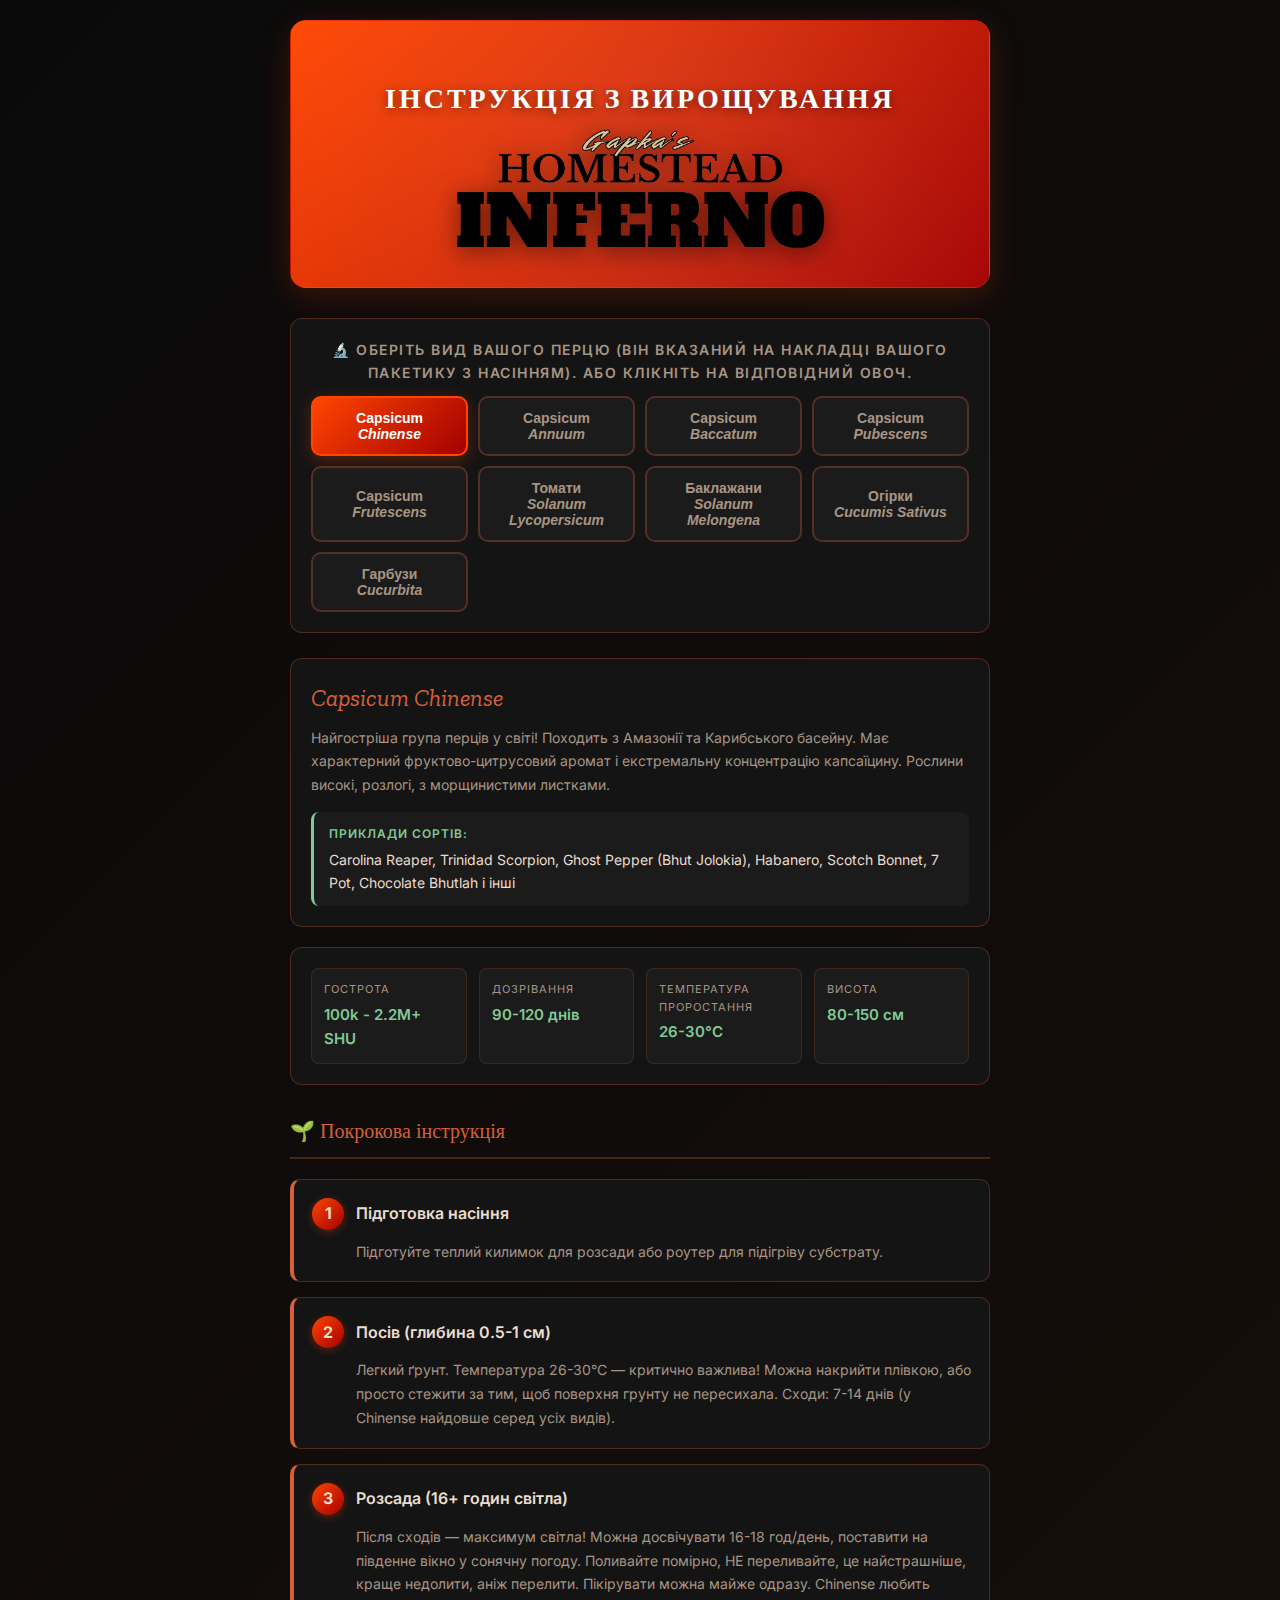
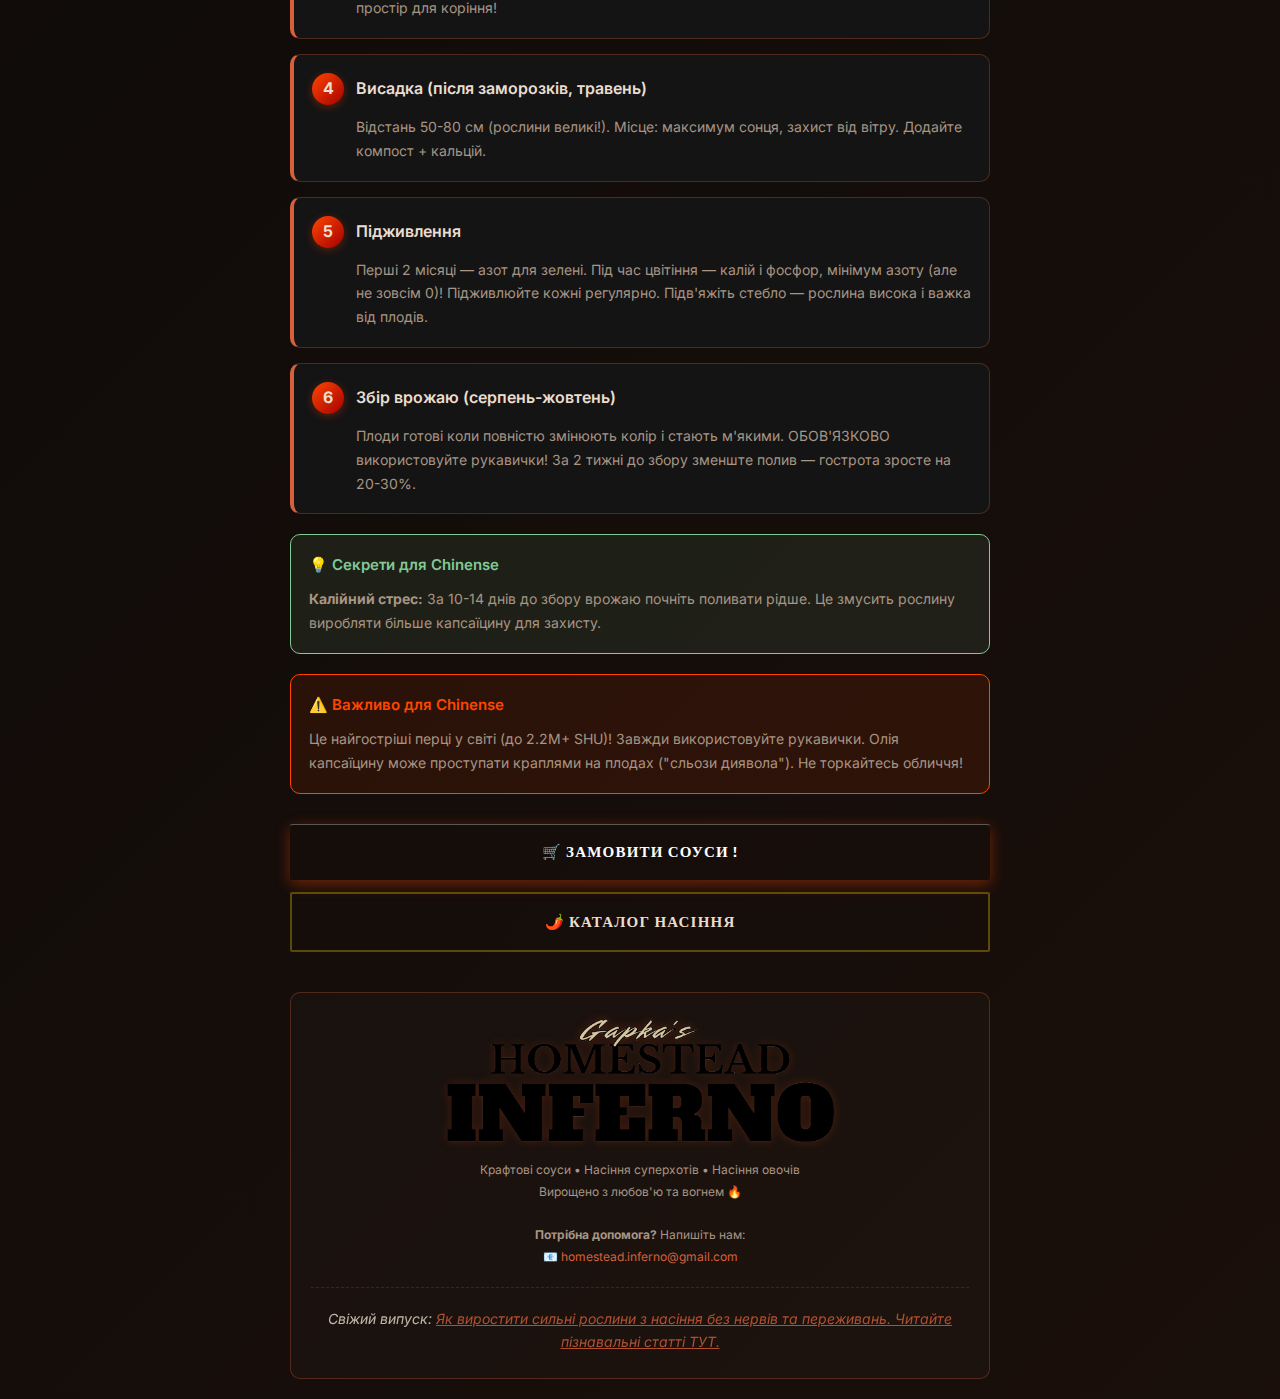
<file: growing-guide.html>
<!DOCTYPE html>
<html lang="uk">
<head>
    <meta charset="UTF-8">
    <meta name="viewport" content="width=device-width, initial-scale=1.0">
    <title> Інструкція з вирощування — Gapka’s Homestead Inferno</title>
    
    <!-- Google Fonts -->
    <link rel="preconnect" href="https://fonts.googleapis.com">
    <link href="https://fonts.googleapis.com/css2?family=Zilla+Slab:wght@600;700&family=Inter:wght@400;500;600;700&display=swap" rel="stylesheet">
    
    <style>
        * {
            margin: 0;
            padding: 0;
            box-sizing: border-box;
            
        }

        :root {
            --flame-red: #ff4500;
            --deep-red: #a30000;
            --dark-bg: #0a0a0a;
            --card-bg: #141414;
            --border-warm: rgba(214, 96, 58, 0.3);
            --text-primary: #eaddcf;
            --text-secondary: #a89584;
            --accent-green: #81c995;
            --accent-orange: #d6603a;
        }

        body {
            font-family: 'Inter', -apple-system, BlinkMacSystemFont, sans-serif;
            background: linear-gradient(135deg, #0a0a0a 0%, #1a0f0a 100%);
            color: var(--text-primary);
            line-height: 1.6;
            padding: 20px 10px;
            min-height: 100vh;
            
        }

        .container {
            max-width: 700px;
            margin: 0 auto;
            animation: fadeIn 0.8s ease;
        }

        @keyframes fadeIn {
            from { opacity: 0; transform: translateY(20px); }
            to { opacity: 1; transform: translateY(0); }
        }

        /* HEADER */
        .header {
            text-align: center;
            margin-bottom: 30px;
            padding: 30px 20px;
            background: linear-gradient(135deg, var(--flame-red) 0%, var(--deep-red) 100%);
            border-radius: 16px;
            border: 1px solid rgba(255, 69, 0, 0.3);
            box-shadow: 0 8px 32px rgba(255, 69, 0, 0.2);
            position: relative;
            overflow: hidden;
        }

        .header::before {
            content: '';
            position: absolute;
            top: -50%;
            left: -50%;
            width: 200%;
            height: 200%;
            background: radial-gradient(circle, rgba(255,255,255,0.1) 0%, transparent 70%);
            animation: pulse 4s ease-in-out infinite;
        }

        @keyframes pulse {
            0%, 100% { transform: scale(1) rotate(0deg); }
            50% { transform: scale(1.1) rotate(180deg); }
        }

        .pepper-icon {
            font-size: 56px;
            margin-bottom: 10px;
            display: inline-block;
            animation: float 3s ease-in-out infinite;
            filter: drop-shadow(0 4px 8px rgba(0,0,0,0.4));
        }

        @keyframes float {
            0%, 100% { transform: translateY(0px); }
            50% { transform: translateY(-10px); }
        }

        h1 {
            font-family: 'Zilla Slab', serif;
            font-size: 28px;
            font-weight: 700;
            text-transform: uppercase;
            letter-spacing: 3px;
            color: #ffffff;
            margin-bottom: 8px;
            text-shadow: 0 2px 10px rgba(0,0,0,0.5);
            position: relative;
            z-index: 1;
        }

        
        .header-logo-link {
            display: inline-block;
            position: relative;
            z-index: 10;
            transition: transform 0.3s ease;
        }

        .header-logo-link:hover {
            transform: scale(1.05);
        }

        .header-logo {
            width: 380px;
            max-width: 70vw;
            height: auto;
            filter: drop-shadow(0 4px 12px rgba(0,0,0,0.5));
        }

        .subtitle {
            font-size: 13px;
            color: rgba(255,255,255,0.8);
            text-transform: uppercase;
            letter-spacing: 2px;
            font-weight: 600;
            position: relative;
            z-index: 1;
        }

        /* SPECIES SELECTOR */
        .species-selector {
            background: var(--card-bg);
            border: 1px solid var(--border-warm);
            border-radius: 12px;
            padding: 20px;
            margin-bottom: 25px;
        }

        .selector-label {
            font-size: 14px;
            color: var(--text-secondary);
            margin-bottom: 12px;
            text-align: center;
            text-transform: uppercase;
            letter-spacing: 1.5px;
            font-weight: 600;
        }

        .species-buttons {
            display: grid;
            grid-template-columns: repeat(auto-fit, minmax(140px, 1fr));
            gap: 10px;
        }

        .species-btn {
            background: rgba(255, 255, 255, 0.03);
            border: 2px solid var(--border-warm);
            border-radius: 10px;
            padding: 12px 16px;
            color: var(--text-secondary);
            font-size: 14px;
            font-weight: 600;
            cursor: pointer;
            transition: all 0.3s ease;
            text-align: center;
        }

        .species-btn:hover {
            background: rgba(214, 96, 58, 0.1);
            border-color: var(--accent-orange);
            color: var(--text-primary);
            transform: translateY(-2px);
        }

        .species-btn.active {
            background: linear-gradient(135deg, var(--flame-red), var(--deep-red));
            border-color: var(--flame-red);
            color: #ffffff;
            box-shadow: 0 4px 16px rgba(255, 69, 0, 0.3);
        }

        /* SPECIES CONTENT */
        .species-content {
            display: none;
            animation: slideIn 0.5s ease;
        }

        .species-content.active {
            display: block;
        }

        @keyframes slideIn {
            from { opacity: 0; transform: translateY(20px); }
            to { opacity: 1; transform: translateY(0); }
        }

        /* SPECIES INFO */
        .species-info {
            background: var(--card-bg);
            border: 1px solid var(--border-warm);
            border-radius: 12px;
            padding: 20px;
            margin-bottom: 20px;
        }

        .species-name {
            font-family: 'Zilla Slab', serif;
            font-size: 24px;
            color: var(--accent-orange);
            margin-bottom: 8px;
            font-style: italic;
        }

        .species-description {
            font-size: 14px;
            color: var(--text-secondary);
            line-height: 1.7;
            margin-bottom: 15px;
        }

        .species-examples {
            background: rgba(255, 255, 255, 0.03);
            padding: 12px 15px;
            border-radius: 8px;
            border-left: 3px solid var(--accent-green);
        }

        .examples-label {
            font-size: 12px;
            color: var(--accent-green);
            text-transform: uppercase;
            letter-spacing: 1px;
            margin-bottom: 6px;
            font-weight: 600;
        }

        .examples-list {
            font-size: 14px;
            color: var(--text-primary);
            line-height: 1.6;
        }

        /* CHARACTERISTICS */
        .characteristics {
            background: var(--card-bg);
            border: 1px solid var(--border-warm);
            border-radius: 12px;
            padding: 20px;
            margin-bottom: 20px;
        }

        .char-grid {
            display: grid;
            grid-template-columns: repeat(auto-fit, minmax(150px, 1fr));
            gap: 12px;
        }

        .char-item {
            background: rgba(255, 255, 255, 0.03);
            padding: 12px;
            border-radius: 8px;
            border: 1px solid rgba(214, 96, 58, 0.2);
        }

        .char-label {
            font-size: 11px;
            color: var(--text-secondary);
            text-transform: uppercase;
            letter-spacing: 1px;
            margin-bottom: 4px;
        }

        .char-value {
            font-size: 15px;
            font-weight: 600;
            color: var(--accent-green);
        }

        /* SECTION TITLE */
        .section-title {
            font-family: 'Zilla Slab', serif;
            font-size: 20px;
            color: var(--accent-orange);
            margin: 30px 0 20px;
            padding-bottom: 10px;
            border-bottom: 2px solid var(--border-warm);
            display: flex;
            align-items: center;
            gap: 10px;
        }

        /* STEPS */
        .step {
            background: var(--card-bg);
            border: 1px solid var(--border-warm);
            border-left: 4px solid var(--accent-orange);
            border-radius: 10px;
            padding: 18px;
            margin-bottom: 15px;
            transition: all 0.3s ease;
        }

        .step:hover {
            transform: translateX(5px);
            border-left-width: 6px;
            box-shadow: 0 4px 16px rgba(214, 96, 58, 0.2);
        }

        .step-header {
            display: flex;
            align-items: center;
            margin-bottom: 10px;
        }

        .step-number {
            display: inline-flex;
            align-items: center;
            justify-content: center;
            width: 32px;
            height: 32px;
            background: linear-gradient(135deg, var(--flame-red), var(--deep-red));
            border-radius: 50%;
            font-weight: 700;
            font-size: 16px;
            margin-right: 12px;
            flex-shrink: 0;
            box-shadow: 0 2px 8px rgba(255, 69, 0, 0.3);
        }

        .step-title {
            font-weight: 600;
            font-size: 16px;
            color: var(--text-primary);
        }

        .step-content {
            font-size: 14px;
            color: var(--text-secondary);
            line-height: 1.7;
            padding-left: 44px;
        }

        /* TIPS/WARNING BOXES */
        .info-box {
            border-radius: 10px;
            padding: 18px;
            margin: 20px 0;
        }

        .info-box.tips {
            background: rgba(129, 201, 149, 0.1);
            border: 1px solid var(--accent-green);
        }

        .info-box.warning {
            background: rgba(255, 69, 0, 0.1);
            border: 1px solid var(--flame-red);
        }

        .info-box-title {
            display: flex;
            align-items: center;
            gap: 8px;
            font-weight: 600;
            font-size: 15px;
            margin-bottom: 10px;
        }

        .info-box.tips .info-box-title {
            color: var(--accent-green);
        }

        .info-box.warning .info-box-title {
            color: var(--flame-red);
        }

        .info-box-content {
            font-size: 14px;
            color: var(--text-secondary);
            line-height: 1.7;
        }
        .cta-container {
            display: flex;
            flex-direction: column;
            gap: 12px;
            margin-top: 30px;
        }

        .cta-btn {
            display: block;
            padding: 16px 24px;
            text-align: center;
            text-decoration: none;
            font-family: 'Zilla Slab', serif;
            font-size: 15px;
            font-weight: 700;
            text-transform: uppercase;
            letter-spacing: 0.08em;
            border-radius: 2px;
            transition: all 0.25s cubic-bezier(0.4, 0, 0.2, 1);
            position: relative;
            overflow: hidden;
        }

        .cta-primary {
            background: linear-gradient(to bottom, var(--flame-orange), var(--burnt-sienna));
            color: #fff;
            border: 2px solid var(--flame-orange);
            box-shadow: 
                0 4px 15px rgba(255,69,0,0.4),
                inset 0 1px 0 rgba(255,255,255,0.3);
        }

        .cta-primary::before {
            content: '';
            position: absolute;
            inset: 0;
            background: linear-gradient(to bottom, rgba(255,255,255,0.2), transparent);
            opacity: 0;
            transition: opacity 0.25s ease;
        }

        .cta-primary:hover::before {
            opacity: 1;
        }

        .cta-primary:hover {
            transform: translateY(-2px);
            box-shadow: 0 8px 25px rgba(255,69,0,0.6);
        }

        .cta-secondary {
            background: transparent;
            color: var(--gold-seal);
            border: 2px solid rgba(255,215,0,0.3);
        }

        .cta-secondary:hover {
            background: rgba(255,215,0,0.08);
            border-color: var(--gold-seal);
        }


        /* FOOTER */
        .footer {
            text-align: center;
            margin-top: 40px;
            padding: 25px 20px;
            background: rgba(255, 255, 255, 0.02);
            border-radius: 10px;
            border: 1px solid var(--border-warm);
            
        }

        .footer-brand {
            font-family: 'Zilla Slab', serif;
            font-size: 18px;
            font-weight: 700;
            color: var(--accent-orange);
            margin-bottom: 8px;
            letter-spacing: 2px;
        }

        .footer-text {
            font-size: 12px;
            color: var(--text-secondary);
            line-height: 1.8;
            text-decoration: none;
        }

        /* Логотипи */
.logo-image {
    width: 400px;
    max-width: 90vw;
    height: auto;
    display: block;
    margin: 0 auto;
    filter: drop-shadow(0 0 5px rgba(255, 69, 0, 0.2));
}

.logo-small {
    max-width: 400px;
    height: auto;
    display: block;
    margin: 16px auto;
    filter: drop-shadow(0 0 5px rgba(255, 69, 0, 0.2));
}

.main-logo-link {
    display: block;
    text-align: center;
    margin: 0 auto 15px;
    text-decoration: none;
}
        

        /* RESPONSIVE */
        @media (max-width: 480px) {
            h1 { font-size: 24px; }
            .pepper-icon { font-size: 48px; }
            .species-buttons { grid-template-columns: 1fr; }
            .step-content { padding-left: 0; margin-top: 8px; }
            .char-grid { grid-template-columns: 1fr; }
        }
    </style>
</head>
<body>
    <div class="container">
        
        <!-- HEADER -->
        <div class="header">
            <div class="pepper-icon"></div>
            <h1>Інструкція з вирощування</h1>
            <a href="https://homesteadinferno.github.io/ghi/index.html" class="header-logo-link">
                <img src="homesteadlogo.svg" alt="Homestead Inferno" class="header-logo">
            </a>
        </div>

        <!-- SPECIES SELECTOR -->
        <div class="species-selector">
            <div class="selector-label">🔬 Оберіть вид вашого перцю (він вказаний на накладці Вашого пакетику з насінням). Або клікніть на відповідний овоч.</div>
            <div class="species-buttons">
                <button class="species-btn active" data-species="chinense">
                    Capsicum<br><em>Chinense</em>
                </button>
                <button class="species-btn" data-species="annuum">
                    Capsicum<br><em>Annuum</em>
                </button>
                <button class="species-btn" data-species="baccatum">
                    Capsicum<br><em>Baccatum</em>
                </button>
                <button class="species-btn" data-species="pubescens">
                    Capsicum<br><em>Pubescens</em>
                </button>
                <button class="species-btn" data-species="frutescens">
                    Capsicum<br><em>Frutescens</em>
                </button>
                <button class="species-btn" data-species="tomato">
                    Томати<br><em>Solanum Lycopersicum</em>
                </button>
                <button class="species-btn" data-species="eggplant">
                    Баклажани<br><em>Solanum Melongena</em>
                </button>
                <button class="species-btn" data-species="cucumbers">
                    Огірки<br><em>Cucumis Sativus</em>
                </button>
                <button class="species-btn" data-species="pumpkins">
                    Гарбузи<br><em>Cucurbita</em>
                </button>
                
            </div>
        </div>

        <!-- CHINENSE CONTENT -->
        <div class="species-content active" data-species="chinense">
            
            <div class="species-info">
                <div class="species-name">Capsicum Chinense</div>
                <div class="species-description">
                    Найгостріша група перців у світі! Походить з Амазонії та Карибського басейну. Має характерний фруктово-цитрусовий аромат і екстремальну концентрацію капсаїцину. Рослини високі, розлогі, з морщинистими листками.
                </div>
                <div class="species-examples">
                    <div class="examples-label">Приклади сортів:</div>
                    <div class="examples-list">
                        Carolina Reaper, Trinidad Scorpion, Ghost Pepper (Bhut Jolokia), Habanero, Scotch Bonnet, 7 Pot, Chocolate Bhutlah і інші
                    </div>
                </div>
            </div>

            <div class="characteristics">
                <div class="char-grid">
                    <div class="char-item">
                        <div class="char-label">Гострота</div>
                        <div class="char-value">100k - 2.2M+ SHU</div>
                    </div>
                    <div class="char-item">
                        <div class="char-label">Дозрівання</div>
                        <div class="char-value">90-120 днів</div>
                    </div>
                    <div class="char-item">
                        <div class="char-label">Температура проростання</div>
                        <div class="char-value">26-30°C</div>
                    </div>
                    <div class="char-item">
                        <div class="char-label">Висота</div>
                        <div class="char-value">80-150 см</div>
                    </div>
                </div>
            </div>

            <div class="section-title">🌱 Покрокова інструкція</div>

            <div class="step">
                <div class="step-header">
                    <div class="step-number">1</div>
                    <div class="step-title">Підготовка насіння</div>
                </div>
                <div class="step-content">
                  Підготуйте теплий килимок для розсади або роутер для підігріву субстрату.
                </div>
            </div>

            <div class="step">
                <div class="step-header">
                    <div class="step-number">2</div>
                    <div class="step-title">Посів (глибина 0.5-1 см)</div>
                </div>
                <div class="step-content">
                    Легкий ґрунт. Температура 26-30°C — критично важлива! Можна накрийти плівкою, або просто стежити за тим, щоб поверхня грунту не пересихала. Сходи: 7-14 днів (у Chinense найдовше серед усіх видів).
                </div>
            </div>

            <div class="step">
                <div class="step-header">
                    <div class="step-number">3</div>
                    <div class="step-title">Розсада (16+ годин світла)</div>
                </div>
                <div class="step-content">
                    Після сходів — максимум світла! Можна досвічувати 16-18 год/день, поставити на південне вікно у сонячну погоду. Поливайте помірно, НЕ переливайте, це найстрашніше, краще недолити, аніж перелити. Пікірувати можна майже одразу. Chinense любить простір для коріння!
                </div>
            </div>

            <div class="step">
                <div class="step-header">
                    <div class="step-number">4</div>
                    <div class="step-title">Висадка (після заморозків, травень)</div>
                </div>
                <div class="step-content">
                    Відстань 50-80 см (рослини великі!). Місце: максимум сонця, захист від вітру. Додайте компост + кальцій.
                </div>
            </div>

            <div class="step">
                <div class="step-header">
                    <div class="step-number">5</div>
                    <div class="step-title">Підживлення</div>
                </div>
                <div class="step-content">
                    Перші 2 місяці — азот для зелені. Під час цвітіння — калій і фосфор, мінімум азоту (але не зовсім 0)! Підживлюйте кожні регулярно. Підв'яжіть стебло — рослина висока і важка від плодів.
                </div>
            </div>

            <div class="step">
                <div class="step-header">
                    <div class="step-number">6</div>
                    <div class="step-title">Збір врожаю (серпень-жовтень)</div>
                </div>
                <div class="step-content">
                    Плоди готові коли повністю змінюють колір і стають м'якими. ОБОВ'ЯЗКОВО використовуйте рукавички! За 2 тижні до збору зменште полив — гострота зросте на 20-30%.
                </div>
            </div>

            <div class="info-box tips">
                <div class="info-box-title">💡 Секрети для Chinense</div>
                <div class="info-box-content">
                    <strong>Калійний стрес:</strong> За 10-14 днів до збору врожаю почніть поливати рідше. Це змусить рослину виробляти більше капсаїцину для захисту.
                </div>
            </div>

            <div class="info-box warning">
                <div class="info-box-title">⚠️ Важливо для Chinense</div>
                <div class="info-box-content">
                    Це найгостріші перці у світі (до 2.2М+ SHU)! Завжди використовуйте рукавички. Олія капсаїцину може проступати краплями на плодах ("сльози диявола"). Не торкайтесь обличчя!
                </div>
            </div>

        </div>

        <!-- ANNUUM CONTENT -->
        <div class="species-content" data-species="annuum">
            
            <div class="species-info">
                <div class="species-name">Capsicum Annuum</div>
                <div class="species-description">
                    Найпоширеніший вид перців! Швидкий, невибагливий, ідеальний для початківців. Походить з Мексики та Центральної Америки. Включає як солодкі болгарські перці, так і гостріші халапеньо.
                </div>
                <div class="species-examples">
                    <div class="examples-label">Приклади сортів:</div>
                    <div class="examples-list">
                        Jalapeño, Serrano, Cayenne, Hungarian Wax, Shishito, Padrón, Болгарський перець, Poblano/Ancho і інші
                    </div>
                </div>
            </div>

            <div class="characteristics">
                <div class="char-grid">
                    <div class="char-item">
                        <div class="char-label">Гострота</div>
                        <div class="char-value">0 - 50k SHU</div>
                    </div>
                    <div class="char-item">
                        <div class="char-label">Дозрівання</div>
                        <div class="char-value">60-85 днів</div>
                    </div>
                    <div class="char-item">
                        <div class="char-label">Температура проростання</div>
                        <div class="char-value">20-28°C</div>
                    </div>
                    <div class="char-item">
                        <div class="char-label">Висота</div>
                        <div class="char-value">40-90 см</div>
                    </div>
                </div>
            </div>

            <div class="section-title">🌱 Покрокова інструкція</div>

            <div class="step">
                <div class="step-header">
                    <div class="step-number">1</div>
                    <div class="step-title">Підготовка</div>
                </div>
                <div class="step-content">
                    Annuum проростає швидко, можна дати старт методом paper towel, проростити на мокрій серветці.
                </div>
            </div>

            <div class="step">
                <div class="step-header">
                    <div class="step-number">2</div>
                    <div class="step-title">Посів (глибина 0.5 см)</div>
                </div>
                <div class="step-content">
                    Легкий ґрунт для розсади. Температура 22-28°C. Накрийте склом або плівкою. Сходи: 3-10 днів (найшвидше серед усіх видів!).
                </div>
            </div>

            <div class="step">
                <div class="step-header">
                    <div class="step-number">3</div>
                    <div class="step-title">Розсада (14+ годин світла)</div>
                </div>
                <div class="step-content">
                    Світло на підвіконні або фітолампа. Поливайте коли верхній шар підсохне. Пікіруйте при 2 справжніх листках за потребою.
                </div>
            </div>

            <div class="step">
                <div class="step-header">
                    <div class="step-number">4</div>
                    <div class="step-title">Висадка (середина травня)</div>
                </div>
                <div class="step-content">
                    Відстань 40-50 см. Невибагливі до ґрунту, але люблять сонце. Можна вирощувати у горщиках на балконі! pH: 6.0-7.0.
                </div>
            </div>

            <div class="step">
                <div class="step-header">
                    <div class="step-number">5</div>
                    <div class="step-title">Підживлення</div>
                </div>
                <div class="step-content">
                    Універсальне добриво регулярно. Під час плодоношення — додайте калій. Регулярний полив — ключ до великих плодів!
                </div>
            </div>

            <div class="step">
                <div class="step-header">
                    <div class="step-number">6</div>
                    <div class="step-title">Збір врожаю (липень-вересень)</div>
                </div>
                <div class="step-content">
                    Швидко дозрівають! Jalapeño можна збирати зеленим. Чим довше на рослині — тим гостріші.
                </div>
            </div>

            <div class="info-box tips">
                <div class="info-box-title">💡 Секрети для Annuum</div>
                <div class="info-box-content">
                    <strong>Балконне вирощування:</strong> Annuum ідеальні для горщиків! Jalapeño, Serrano, Shishito чудово ростуть у 5-10л контейнерах.<br><br>
                    <strong>Збір зеленим:</strong> Jalapeño, Shishito, Padrón можна збирати зеленим (м'якша гострота) або червоним (гостріший, солодший).
                </div>
            </div>

        </div>

        <!-- BACCATUM CONTENT -->
        <div class="species-content" data-species="baccatum">
            
            <div class="species-info">
                <div class="species-name">Capsicum Baccatum</div>
                <div class="species-description">
                    "Перуанські перці" — група з унікальним фруктово-цитрусовим смаком! Походять з Південної Америки (Перу, Болівія). Квіти часто мають жовті або зелені плями всередині — характерна ознака виду.
                </div>
                <div class="species-examples">
                    <div class="examples-label">Приклади сортів:</div>
                    <div class="examples-list">
                        Aji Melocoton, Aji Amarillo, Aji Lemon Drop, Aji Panca, Aji Crystal, Aji Charapita, Bishop's Crown, Peppadew і інші
                    </div>
                </div>
            </div>

            <div class="characteristics">
                <div class="char-grid">
                    <div class="char-item">
                        <div class="char-label">Гострота</div>
                        <div class="char-value">500 - 50k SHU</div>
                    </div>
                    <div class="char-item">
                        <div class="char-label">Дозрівання</div>
                        <div class="char-value">75-100 днів</div>
                    </div>
                    <div class="char-item">
                        <div class="char-label">Температура проростання</div>
                        <div class="char-value">24-28°C</div>
                    </div>
                    <div class="char-item">
                        <div class="char-label">Висота</div>
                        <div class="char-value">80-120 см</div>
                    </div>
                </div>
            </div>

            <div class="section-title">🌱 Покрокова інструкція</div>

            <div class="step">
                <div class="step-header">
                    <div class="step-number">1</div>
                    <div class="step-title">Підготовка</div>
                </div>
                <div class="step-content">
                    Можна проростити на паперовій серветці (метод Paper towel) або сіяти прямо в субстрат для розсади.
                </div>
            </div>

            <div class="step">
                <div class="step-header">
                    <div class="step-number">2</div>
                    <div class="step-title">Посів (глибина 0.5-1 см)</div>
                </div>
                <div class="step-content">
                    Легкий ґрунт, 24-28°C, висока вологість. Сходи: 7-14 днів. Терплячість потрібна — Baccatum не поспішає.
                </div>
            </div>

            <div class="step">
                <div class="step-header">
                    <div class="step-number">3</div>
                    <div class="step-title">Розсада (16 годин світла)</div>
                </div>
                <div class="step-content">
                    Багато світла! Baccatum витягуються у тіні. Ростуть швидко після пікірування.
                </div>
            </div>

            <div class="step">
                <div class="step-header">
                    <div class="step-number">4</div>
                    <div class="step-title">Висадка (травень)</div>
                </div>
                <div class="step-content">
                    Відстань 60-70 см. Люблять тепло і сонце (походять з Анд!). Додайте органіку — Baccatum цінують родючий ґрунт. pH: 6.0-6.5.
                </div>
            </div>

            <div class="step">
                <div class="step-header">
                    <div class="step-number">5</div>
                    <div class="step-title">Підживлення</div>
                </div>
                <div class="step-content">
                    Помірне підживлення. Калій під час плодоношення підкреслює цитрусовий смак! Полив регулярний, але без застою води.
                </div>
            </div>

            <div class="step">
                <div class="step-header">
                    <div class="step-number">6</div>
                    <div class="step-title">Збір врожаю (серпень-вересень)</div>
                </div>
                <div class="step-content">
                    Плоди готові коли набувають характерного кольору (жовтий, помаранчевий, червоний).
                </div>
            </div>

            <div class="info-box tips">
                <div class="info-box-title">💡 Секрети для Baccatum</div>
                <div class="info-box-content">
                    <strong>Цитрусовий смак:</strong> Унікальна риса Baccatum — лимонно-фруктовий аромат. Для максимального смаку збирайте повністю дозрілими.<br><br>
                    <strong>Заморожування:</strong> Aji Amarillo і Lemon Drop чудово зберігаються замороженими — смак не втрачається!<br><br>
                    <strong>Зимівля:</strong> У теплих регіонах Baccatum може рости кілька років. Внесіть у дім на зиму — продовжить плодоносити!
                </div>
            </div>

        </div>

        <!-- PUBESCENS CONTENT -->
        <div class="species-content" data-species="pubescens">
            
            <div class="species-info">
                <div class="species-name">Capsicum Pubescens</div>
                <div class="species-description">
                    "Гірські перці" з Анд! Єдиний вид перців з чорним насінням і опушеними (волохатими) листками та стеблами. Стійкі до холоду — ростуть на висоті 2000-3000м у горах! Рокото та Манзано — легенди латиноамериканської кухні.
                </div>
                <div class="species-examples">
                    <div class="examples-label">Приклади сортів:</div>
                    <div class="examples-list">
                        Rocoto (Перу), Manzano (Мексика), Locoto (Болівія), Canario (жовтий Rocoto)
                    </div>
                </div>
            </div>

            <div class="characteristics">
                <div class="char-grid">
                    <div class="char-item">
                        <div class="char-label">Гострота</div>
                        <div class="char-value">30k - 100k SHU</div>
                    </div>
                    <div class="char-item">
                        <div class="char-label">Дозрівання</div>
                        <div class="char-value">120-150 днів</div>
                    </div>
                    <div class="char-item">
                        <div class="char-label">Температура проростання</div>
                        <div class="char-value">18-24°C (холодніше!)</div>
                    </div>
                    <div class="char-item">
                        <div class="char-label">Висота</div>
                        <div class="char-value">100-200 см</div>
                    </div>
                </div>
            </div>

            <div class="section-title">🌱 Покрокова інструкція</div>

            <div class="step">
                <div class="step-header">
                    <div class="step-number">1</div>
                    <div class="step-title">Підготовка</div>
                </div>
                <div class="step-content">
                    Pubescens може проростати ДУЖЕ довго — запасіться терпінням! У насіння цього виду дуже товста оболонка, воно чорне і щільне, тому йому потрібен час щоб увібрати вологу.
                </div>
            </div>

            <div class="step">
                <div class="step-header">
                    <div class="step-number">2</div>
                    <div class="step-title">Посів (глибина 1 см)</div>
                </div>
                <div class="step-content">
                    УВАГА: Pubescens НЕ любить високу температуру! 18-24°C — ідеально. При 28°C+ насіння може загинути! Сходи: 7-20 днів (!). Найдовше серед усіх перців.
                </div>
            </div>

            <div class="step">
                <div class="step-header">
                    <div class="step-number">3</div>
                    <div class="step-title">Розсада (14+ годин світла)</div>
                </div>
                <div class="step-content">
                    Багато світла, помірна температура 18-22°C. Росте повільно! Волохаті листки — нормально!
                </div>
            </div>

            <div class="step">
                <div class="step-header">
                    <div class="step-number">4</div>
                    <div class="step-title">Висадка (травень)</div>
                </div>
                <div class="step-content">
                    Відстань 80-100 см (великі рослини!). Можуть рости у прохолодному кліматі. Навіть виживають при +5°C! Не люблять спеку 30°C+. pH: 6.0-6.5.
                </div>
            </div>

            <div class="step">
                <div class="step-header">
                    <div class="step-number">5</div>
                    <div class="step-title">Підживлення</div>
                </div>
                <div class="step-content">
                    Багато органіки! Компост, перегній. Pubescens — багаторічні рослини у природі, тому люблять поживний ґрунт. Полив регулярний.
                </div>
            </div>

            <div class="step">
                <div class="step-header">
                    <div class="step-number">6</div>
                    <div class="step-title">Збір врожаю (вересень-жовтень)</div>
                </div>
                <div class="step-content">
                    Дозрівають довго (120-150 днів). Плоди товстостінні, м'ясисті, соковиті — схожі на яблука! Червоні або жовті. Можуть зимувати у прохолодному приміщенні.
                </div>
            </div>

            <div class="info-box tips">
                <div class="info-box-title">💡 Секрети для Pubescens</div>
                <div class="info-box-content">
                    <strong>НЕ перегрівайте!</strong> Це єдиний вид перців, який НЕ любить спеку. При 30°C+ ростуть погано. Ідеальна температура: 18-25°C.<br><br>
                    <strong>Багаторічник:</strong> Можна тримати у великому горщику і заносити на зиму в прохолодне місце (+10-15°C). Житиме кілька років!<br><br>
                </div>
            </div>

            <div class="info-box warning">
                <div class="info-box-title">⚠️ Важливо для Pubescens</div>
                <div class="info-box-content">
                    Найскладніший вид для вирощування! Довго проростає, довго дозріває, не любить спеку. Але результат варті того — унікальний смак і стійкість до холоду!
                </div>
            </div>

        </div>

        <!-- FRUTESCENS CONTENT -->
        <div class="species-content" data-species="frutescens">
            
            <div class="species-info">
                <div class="species-name">Capsicum Frutescens</div>
                <div class="species-description">
                    Компактні, дуже врожайні перці з Латинської Америки! Рослини невеликі, але всипані дрібними гострими плодами. Плоди ростуть ВЕРТИКАЛЬНО вгору (характерна ознака виду). Основа для знаменитого соусу Tabasco!
                </div>
                <div class="species-examples">
                    <div class="examples-label">Приклади сортів:</div>
                    <div class="examples-list">
                        Tabasco, Thai Chili (Prik Kee Noo), African Bird's Eye, Malagueta, Piri Piri
                    </div>
                </div>
            </div>

            <div class="characteristics">
                <div class="char-grid">
                    <div class="char-item">
                        <div class="char-label">Гострота</div>
                        <div class="char-value">30k - 100k SHU</div>
                    </div>
                    <div class="char-item">
                        <div class="char-label">Дозрівання</div>
                        <div class="char-value">70-95 днів</div>
                    </div>
                    <div class="char-item">
                        <div class="char-label">Температура проростання</div>
                        <div class="char-value">24-28°C</div>
                    </div>
                    <div class="char-item">
                        <div class="char-label">Висота</div>
                        <div class="char-value">50-100 см</div>
                    </div>
                </div>
            </div>

            <div class="section-title">🌱 Покрокова інструкція</div>

            <div class="step">
                <div class="step-header">
                    <div class="step-number">1</div>
                    <div class="step-title">Підготовка (березень)</div>
                </div>
                <div class="step-content">
                    Frutescens проростає добре і без замочування, можна або сіяти одразу, або проростити методом вологої серветки
                </div>
            </div>

            <div class="step">
                <div class="step-header">
                    <div class="step-number">2</div>
                    <div class="step-title">Посів (глибина 0.5 см)</div>
                </div>
                <div class="step-content">
                    Легкий ґрунт, 24-28°C, плівка. Сходи: 7-14 днів. Проростає швидше за Chinense, але повільніше за Annuum.
                </div>
            </div>

            <div class="step">
                <div class="step-header">
                    <div class="step-number">3</div>
                    <div class="step-title">Розсада (14 годин світла)</div>
                </div>
                <div class="step-content">
                    Компактна розсада, не витягується. Багато світла. Можна вирощувати на підвіконні!
                </div>
            </div>

            <div class="step">
                <div class="step-header">
                    <div class="step-number">4</div>
                    <div class="step-title">Висадка (травень)</div>
                </div>
                <div class="step-content">
                    Відстань 40-50 см (компактні). Ідеальні для горщиків 5-10л на балконі, і можуть стати справжніми монстрами у землі. Люблять сонце і тепло. pH: 6.0-6.5.
                </div>
            </div>

            <div class="step">
                <div class="step-header">
                    <div class="step-number">5</div>
                    <div class="step-title">Підживлення</div>
                </div>
                <div class="step-content">
                    Помірне регулярне підживлення. Багато калію — плодів буде більше! Регулярний полив, але без перезволоження.
                </div>
            </div>

            <div class="step">
                <div class="step-header">
                    <div class="step-number">6</div>
                    <div class="step-title">Збір врожаю (липень-жовтень)</div>
                </div>
                <div class="step-content">
                    ДУЖЕ врожайні! Одна рослина дає 100+ дрібних плодів. Плоди легко відриваються від куща. Зрівають від  жовтого до червоного. Можна збирати на будь-якій стадії!
                </div>
            </div>

            <div class="info-box tips">
                <div class="info-box-title">💡 Секрети для Frutescens</div>
                <div class="info-box-content">
                    <strong>Контейнерне вирощування:</strong> Frutescens ідеальні для горщиків! Thai Chili, Tabasco чудово ростуть на балконі чи підвіконні.<br><br>
                    <strong>Багаторічник:</strong> Можна заносити на зиму в дім — житиме кілька років і плодоносить цілий рік!<br><br>
                    <strong>Декоративність:</strong> Плоди ростуть вертикально вгору — виглядає дуже ефектно. Червоні, жовті, зелені одночасно на одному кущі!
                </div>
            </div>
        </div>

    <div class="species-content" data-species="tomato">
    
    <div class="species-info">
        <div class="species-name">Solanum Lycopersicum (Томати)</div>
        <div class="species-description">
            Королі літнього саду! Від солодких чері до м'ясистих біфштексів. Томати обожнюють сонце, простір та правильний полив. Найвдячніша культура для тих, хто цінує справжній домашній смак.
        </div>
        <div class="species-examples">
            <div class="examples-label">Популярні типи:</div>
            <div class="examples-list">
                Чері (Cherry), Brandywine Pink, Загадка, Рожевий Велетень, Медвежа Лапа, Монгольський Карлик, Жовті та Чорні екзотичні сорти.
            </div>
        </div>
    </div>

    <div class="characteristics">
        <div class="char-grid">
            <div class="char-item">
                <div class="char-label">Тип росту</div>
                <div class="char-value">Дет. / Індет.</div>
            </div>
            <div class="char-item">
                <div class="char-label">Дозрівання</div>
                <div class="char-value">85-120 днів</div>
            </div>
            <div class="char-item">
                <div class="char-label">Температура проростання</div>
                <div class="char-value">22-26°C</div>
            </div>
            <div class="char-item">
                <div class="char-label">Глибина посіву</div>
                <div class="char-value">1.0 - 1.5 см</div>
            </div>
        </div>
    </div>

    <div class="section-title">🌱 Покрокова інструкція</div>

    <div class="step">
        <div class="step-header">
            <div class="step-number">1</div>
            <div class="step-title">Посів (Березень - Початок квітня)</div>
        </div>
        <div class="step-content">
            Томати не люблять поверхневий посів. Саджайте на глибину 1-1.5 см у поживний ґрунт. Накрийте плівкою до перших "петельок". Сходи з'являються за 4-7 днів.
        </div>
    </div>

    <div class="step">
        <div class="step-header">
            <div class="step-number">2</div>
            <div class="step-title">Світло та Температура</div>
        </div>
        <div class="step-content">
            Відразу після сходів перенесіть у найсвітліше місце. Томати схильні до витягування! Бажано 12-14 годин світла. Оптимальна температура вдень 20-22°C, вночі 16-18°C.
        </div>
    </div>

    <div class="step">
        <div class="step-header">
            <div class="step-number">3</div>
            <div class="step-title">Пікірування та перевалка</div>
        </div>
        <div class="step-content">
            Коли з'являться 2 справжніх листки, розсадіть у стакани 0.5л. Томати обожнюють заглиблення — сміливо закопуйте їх до сім'ядольних листочків для нарощування коріння.
        </div>
    </div>

    <div class="step">
        <div class="step-header">
            <div class="step-number">4</div>
            <div class="step-title">Висадка в ґрунт / теплицю</div>
        </div>
        <div class="step-content">
            У теплицю — середина квітня, у відкритий ґрунт — після 15 травня (коли мине загроза заморозків). Відстань між кущами 40-60 см залежно від сорту.
        </div>
    </div>

    <div class="step">
        <div class="step-header">
            <div class="step-number">5</div>
            <div class="step-title">Догляд та Пасинкування</div>
        </div>
        <div class="step-content">
            Індетермінантні (високі) сорти потребують обов'язкової опори та видалення пасинків (бічних пагонів). Поливайте під корінь, уникаючи потрапляння води на листя.
        </div>
    </div>

    <div class="step">
        <div class="step-header">
            <div class="step-number">6</div>
            <div class="step-title">Збір врожаю (Липень - Жовтень)</div>
        </div>
        <div class="step-content">
            Збирайте плоди повністю стиглими для найкращого смаку. Якщо очікуються холоди, можна зняти "бурі" томати — вони чудово дозріють у приміщенні.
        </div>
    </div>
    <div class="info-box tips">
        <div class="info-box-title">💡 Секрети для Томатів</div>
        <div class="info-box-content">
            <strong>Борна кислота:</strong> Обприскування під час цвітіння допомагає зав'язуватися плодам у спеку.<br><br>
            <strong>Мульчування:</strong> Солома або сіно під кущами збережуть вологу та захистять від фітофтори, не даючи спорам з ґрунту потрапляти на листя.
        </div>
    </div>
</div>

<div class="species-content" data-species="eggplant">
    
    <div class="species-info">
        <div class="species-name">Solanum Melongena (Баклажани)</div>
        <div class="species-description">
            Найвимогливіші мешканці городу! "Сині" люблять стабільне тепло, вологу та багатий ґрунт. Від класичних фіолетових до білих, смугастих та круглих — вони стануть справжньою окрасою городу або ферми.
        </div>
        <div class="species-examples">
            <div class="examples-label">Популярні типи:</div>
            <div class="examples-list">
                Лонг Поп, Алмаз, Геліос (круглі),  Біла ніч (білі), Графіті, Матросик, (смугасті), Довгі японські сорти, Чорний красень.
            </div>
        </div>
    </div>

    <div class="characteristics">
        <div class="char-grid">
            <div class="char-item">
                <div class="char-label">Гострота</div>
                <div class="char-value">0 SHU (Ніжний смак)</div>
            </div>
            <div class="char-item">
                <div class="char-label">Дозрівання</div>
                <div class="char-value">100-140 днів</div>
            </div>
            <div class="char-item">
                <div class="char-label">Температура проростання</div>
                <div class="char-value">25-30°C</div>
            </div>
            <div class="char-item">
                <div class="char-label">Чутливість</div>
                <div class="char-value">Висока до холоду</div>
            </div>
        </div>
    </div>

    <div class="section-title">🌱 Покрокова інструкція</div>

    <div class="step">
        <div class="step-header">
            <div class="step-number">1</div>
            <div class="step-title">Посів (Лютий - Березень)</div>
        </div>
        <div class="step-content">
            Баклажани мають довгий вегетаційний період. Сійте на глибину 0.5-1 см. Вони обожнюють тепло: при температурі нижче 20°C можуть взагалі не зійти. Використовуйте стимулятори або пророщування на серветці.
        </div>
    </div>

    <div class="step">
        <div class="step-header">
            <div class="step-number">2</div>
            <div class="step-title">Догляд за розсадою</div>
        </div>
        <div class="step-content">
            Баклажани ненавидять пошкодження коріння! Краще вирощувати без пікірування — відразу в окремих стаканах. Потребують 14+ годин світла та стабільної температури без протягів.
        </div>
    </div>

    <div class="step">
        <div class="step-header">
            <div class="step-number">3</div>
            <div class="step-title">Гартування (Обов'язково!)</div>
        </div>
        <div class="step-content">
            Це найніжніша культура. Перед висадкою привчайте їх до сонця та свіжого повітря поступово. Якщо винести їх відразу в теплицю при +10°C вночі — вони можуть скинути листя.
        </div>
    </div>

    <div class="step">
        <div class="step-header">
            <div class="step-number">4</div>
            <div class="step-title">Висадка (Кінець травня)</div>
        </div>
        <div class="step-content">
            Висаджуйте в теплицю або ґрунт тільки коли нічна температура стабільно вище +15°C. Баклажани люблять "жирну" землю з перегноєм та багато сонця. Відстань — 40-50 см.
        </div>
    </div>

    <div class="step">
        <div class="step-header">
            <div class="step-number">5</div>
            <div class="step-title">Полив та Живлення</div>
        </div>
        <div class="step-content">
            Тільки тепла вода! Полив холодною водою — шлях до хвороб. Потребують регулярного підживлення азотом на початку та калієм під час цвітіння. Слідкуйте за колорадським жуком — він обожнює баклажани більше за картоплю.
        </div>
    </div>

    <div class="step">
        <div class="step-header">
            <div class="step-number">6</div>
            <div class="step-title">Збір врожаю (Серпень - Вересень)</div>
        </div>
        <div class="step-content">
            Зрізайте плоди секатором, коли вони мають глянцевий блиск. Якщо шкірка стала матовою — баклажан перезрів і почав гірчити. Не чекайте гігантських розмірів, молоді плоди найсмачніші!
        </div>
    </div>

    <div class="info-box tips">
        <div class="info-box-title">💡 Секрети для "Синіх"</div>
        <div class="info-box-content">
            <strong>Захист від шкідників:</strong> Висаджуйте баклажани поруч з чорнобривцями або накривайте тонким агроволокном на початку росту, щоб вберегти від жуків.<br><br>
        </div>
    </div>
</div>

<div class="species-content" data-species="cucumbers">
    
    <div class="species-info">
        <div class="species-name">Cucumis Sativus (Огірки)</div>
        <div class="species-description">
            Спринтери городу! Огірки дають врожай швидше за всіх, але потребують постійної уваги: багато води, стабільне тепло та опору для своїх вусиків. Від класичних засолочних до екзотичних довгих сортів.
        </div>
        <div class="species-examples">
            <div class="examples-label">Твої фаворити:</div>
            <div class="examples-list">
                Ніжинський (класика для засолки), Таньшаньський (довгий китайський красень), Арка (надійний та врожайний).
            </div>
        </div>
    </div>

    <div class="characteristics">
        <div class="char-grid">
            <div class="char-item">
                <div class="char-label">Тип запилення</div>
                <div class="char-value">Бджолозап. / Партен.</div>
            </div>
            <div class="char-item">
                <div class="char-label">Дозрівання</div>
                <div class="char-value">38-55 днів</div>
            </div>
            <div class="char-item">
                <div class="char-label">Температура ґрунту</div>
                <div class="char-value">16-18°C (мінімум)</div>
            </div>
            <div class="char-item">
                <div class="char-label">Потреба у воді</div>
                <div class="char-value">Дуже висока</div>
            </div>
        </div>
    </div>

    <div class="section-title">🌱 Покрокова інструкція</div>

    <div class="step">
        <div class="step-header">
            <div class="step-number">1</div>
            <div class="step-title">Посів (Квітень - Травень)</div>
        </div>
        <div class="step-content">
            Огірки мають дуже ніжне коріння. Краще сіяти відразу в ґрунт або в торф'яні горщики, щоб не травмувати при пересадці. Глибина — 2 см. Сходи з'являються вже на 3-5 день!
        </div>
    </div>

    <div class="step">
        <div class="step-header">
            <div class="step-number">2</div>
            <div class="step-title">Формування батогів</div>
        </div>
        <div class="step-content">
            Щоб отримати максимум врожаю, використовуйте шпалери або сітки. Вертикальне вирощування економить місце, покращує вентиляцію та захищає плоди від бруду й хвороб.
        </div>
    </div>

    <div class="step">
        <div class="step-header">
            <div class="step-number">3</div>
            <div class="step-title">Полив (Тільки теплий!)</div>
        </div>
        <div class="step-content">
            Огірок на 95% складається з води. Поливайте регулярно, вранці або ввечері. Важливо: холодна вода з колодязя викличе стрес і гіркоту в плодах. Тільки відстояна, тепла вода під корінь.
        </div>
    </div>

    <div class="step">
        <div class="step-header">
            <div class="step-number">4</div>
            <div class="step-title">Живлення "на швидку"</div>
        </div>
        <div class="step-content">
            Огірки ростуть швидко, тому "їдять" багато. На початку — азотні добрива для зелені, з моменту цвітіння — калійні та фосфорні. Люблять органіку та трав'яні настої.
        </div>
    </div>

    <div class="step">
        <div class="step-header">
            <div class="step-number">5</div>
            <div class="step-title">Температурні гойдалки</div>
        </div>
        <div class="step-content">
            Якщо нічна температура впаде нижче +10°C, огірок зупинить ріст. При 0°C — загине миттєво.
        </div>
    </div>

    <div class="step">
        <div class="step-header">
            <div class="step-number">6</div>
            <div class="step-title">Збір врожаю (Червень - Серпень)</div>
        </div>
        <div class="step-content">
            Чим частіше збираєш — тим більше росте! Не давайте огіркам переростати в "жовтяки", це забирає сили у рослини. Для засолки (Ніжинський) ідеальний розмір — 8-10 см.
        </div>
    </div>

    <div class="info-box tips">
        <div class="info-box-title">💡 Секрети для Огірків</div>
        <div class="info-box-content">
            <strong>Захист від гіркоти:</strong> Гіркота з'являється через стрес (засуха, холод, спека). Тримайте ґрунт постійно вологим, але не перетворюйте на болото.<br><br>
            <strong>CO2 для росту:</strong> В теплиці огірки обожнюють вуглекислий газ. Поставте в кутку відро з водою та бур'янами, що бродять — цей газ прискорить дозрівання плодів.
        </div>
    </div>
</div>

<div class="species-content" data-species="pumpkins">
    
    <div class="species-info">
        <div class="species-name">Cucurbita (Гарбузи)</div>
        <div class="species-description">
            Важка артилерія городу! Від порційних десертних сортів до справжніх велетнів. Гарбузи — це не тільки смачна каша та запечені скибочки, а й ідеальний декор для осіннього подвір’я.
        </div>
        <div class="species-examples">
            <div class="examples-label">Твої фаворити:</div>
            <div class="examples-list">
                Uchiki Kuri (Хоккайдо — солодкий, їдять зі шкіркою), Атланта (потенційний гігант), Мускатні сорти.
            </div>
        </div>
    </div>

    <div class="characteristics">
        <div class="char-grid">
            <div class="char-item">
                <div class="char-label">Термін зберігання</div>
                <div class="char-value">4-8 місяців</div>
            </div>
            <div class="char-item">
                <div class="char-label">Дозрівання</div>
                <div class="char-value">90-120 днів</div>
            </div>
            <div class="char-item">
                <div class="char-label">Площа на кущ</div>
                <div class="char-value">2-4 м²</div>
            </div>
            <div class="char-item">
                <div class="char-label">Потреба в живленні</div>
                <div class="char-value">Екстремально висока</div>
            </div>
        </div>
    </div>

    <div class="section-title">🌱 Покрокова інструкція</div>

    <div class="step">
        <div class="step-header">
            <div class="step-number">1</div>
            <div class="step-title">Посів (Травень)</div>
        </div>
        <div class="step-content">
            Гарбузи не люблять холодну землю. Стійке тепло (ґрунт +12-15°C) — сигнал до посіву. Глибина: 3-5 см. Можна висаджувати розсадою (у квітні) для раннього врожаю, але тільки в індивідуальні горщики!
        </div>
    </div>

    <div class="step">
        <div class="step-header">
            <div class="step-number">2</div>
            <div class="step-title">Місце під сонцем</div>
        </div>
        <div class="step-content">
            Вибирай найбільш сонячне місце. Гарбуз — це ліана, йому треба простір. Ідеально росте на компостних купах або "теплих" грядках з великою кількістю органіки.
        </div>
    </div>

    <div class="step">
        <div class="step-header">
            <div class="step-number">3</div>
            <div class="step-title">Формування та запилення</div>
        </div>
        <div class="step-content">
            Для великих плодів (як Атланта) залишайте 1-2 зав’язі на батогу. Для порційних (Хоккайдо) можна залишати все. Якщо бджіл мало — попрацюйте "бджілкою" власноруч, переносячи пилок з чоловічих квіток на жіночі.
        </div>
    </div>

    <div class="step">
        <div class="step-header">
            <div class="step-number">4</div>
            <div class="step-title">Полив та "підстилка"</div>
        </div>
        <div class="step-content">
            Поливайте рясно під корінь у період росту плодів. Під самі гарбузики підкладайте дощечки або солому, щоб вони не підгнили від вологої землі.
        </div>
    </div>

    <div class="step">
        <div class="step-header">
            <div class="step-number">5</div>
            <div class="step-title">Збір врожаю (До заморозків)</div>
        </div>
        <div class="step-content">
            Головна ознака стиглості — суха, "пробкова" плодоніжка (хвостик). Зрізайте обов'язково з хвостиком, інакше гарбуз швидко згниє. Перед зберіганням дайте їм "вилежатися" на сонці тиждень.
        </div>
    </div>

    <div class="info-box tips">
        <div class="info-box-title">💡 Секрети для Гарбузів</div>
        <div class="info-box-content">
            <strong>Концентрація цукру:</strong> Хоккайдо (Uchiki Kuri) стає солодшим через місяць-два після збору. Не поспішайте їсти його відразу!<br><br>
        </div>
    </div>
</div>
        
        <div class="cta-container">
                <a href="https://homesteadinferno.github.io/ghi/sauces.html" class="cta-btn cta-primary">🛒 Замовити соуси !</a>
                <a href="https://homesteadinferno.github.io/ghi/seedsandseedlings.html" class="cta-btn cta-secondary">🌶️ Каталог насіння</a>
            </div>

        <!-- FOOTER -->
        <div class="footer">
    <a href="https://homesteadinferno.github.io/ghi/index.html" class="main-logo-link"> 
        <img src="homesteadlogo.svg" alt="Homestead" class="logo-image"></a>
            <div class="footer-text">
                Крафтові соуси • Насіння суперхотів • Насіння овочів<br>
                Вирощено з любов'ю та вогнем 🔥<br><br>
                <strong>Потрібна допомога?</strong> Напишіть нам:<br>
                <a href="mailto:homestead.inferno@gmail.com" style="color: var(--accent-orange); text-decoration: none;">📧 homestead.inferno@gmail.com</a>
              <!--  📱 @homesteadinferno-->
            </div>
            <div class="container" style="text-align: center; margin-top: 20px; border-top: 1px dashed rgba(255,255,255,0.1); padding-top: 20px;">
        <p style="font-size: 14px; opacity: 0.8; font-style: italic;">
            Свіжий випуск: <a href="blog.html" style="color: var(--accent-orange); text-decoration: underline;">Як виростити сильні рослини з насіння без нервів та переживань. Читайте пізнавальні статті ТУТ.</a>
        </p>
    </div>
    </div>

    <script>
        // Перемикання між видами
        const speciesButtons = document.querySelectorAll('.species-btn');
        const speciesContents = document.querySelectorAll('.species-content');

        speciesButtons.forEach(btn => {
            btn.addEventListener('click', () => {
                const species = btn.getAttribute('data-species');
                
                // Оновлюємо кнопки
                speciesButtons.forEach(b => b.classList.remove('active'));
                btn.classList.add('active');
                
                // Оновлюємо контент
                speciesContents.forEach(content => {
                    if (content.getAttribute('data-species') === species) {
                        content.classList.add('active');
                    } else {
                        content.classList.remove('active');
                    }
                });

                // Плавний скрол до контенту
                setTimeout(() => {
                    document.querySelector('.species-content.active').scrollIntoView({ 
                        behavior: 'smooth', 
                        block: 'start' 
                    });
                }, 100);
            });
        });

        // Легка анімація при скролі
        const observer = new IntersectionObserver((entries) => {
            entries.forEach(entry => {
                if (entry.isIntersecting) {
                    entry.target.style.opacity = '1';
                    entry.target.style.transform =                     entry.target.style.transform = 'translateY(0)';
                }
            });
        }, { threshold: 0.1 });

        document.querySelectorAll('.step, .info-box, .characteristics').forEach(el => {
            observer.observe(el);
        });
    </script>
</body>
</html>
</file>
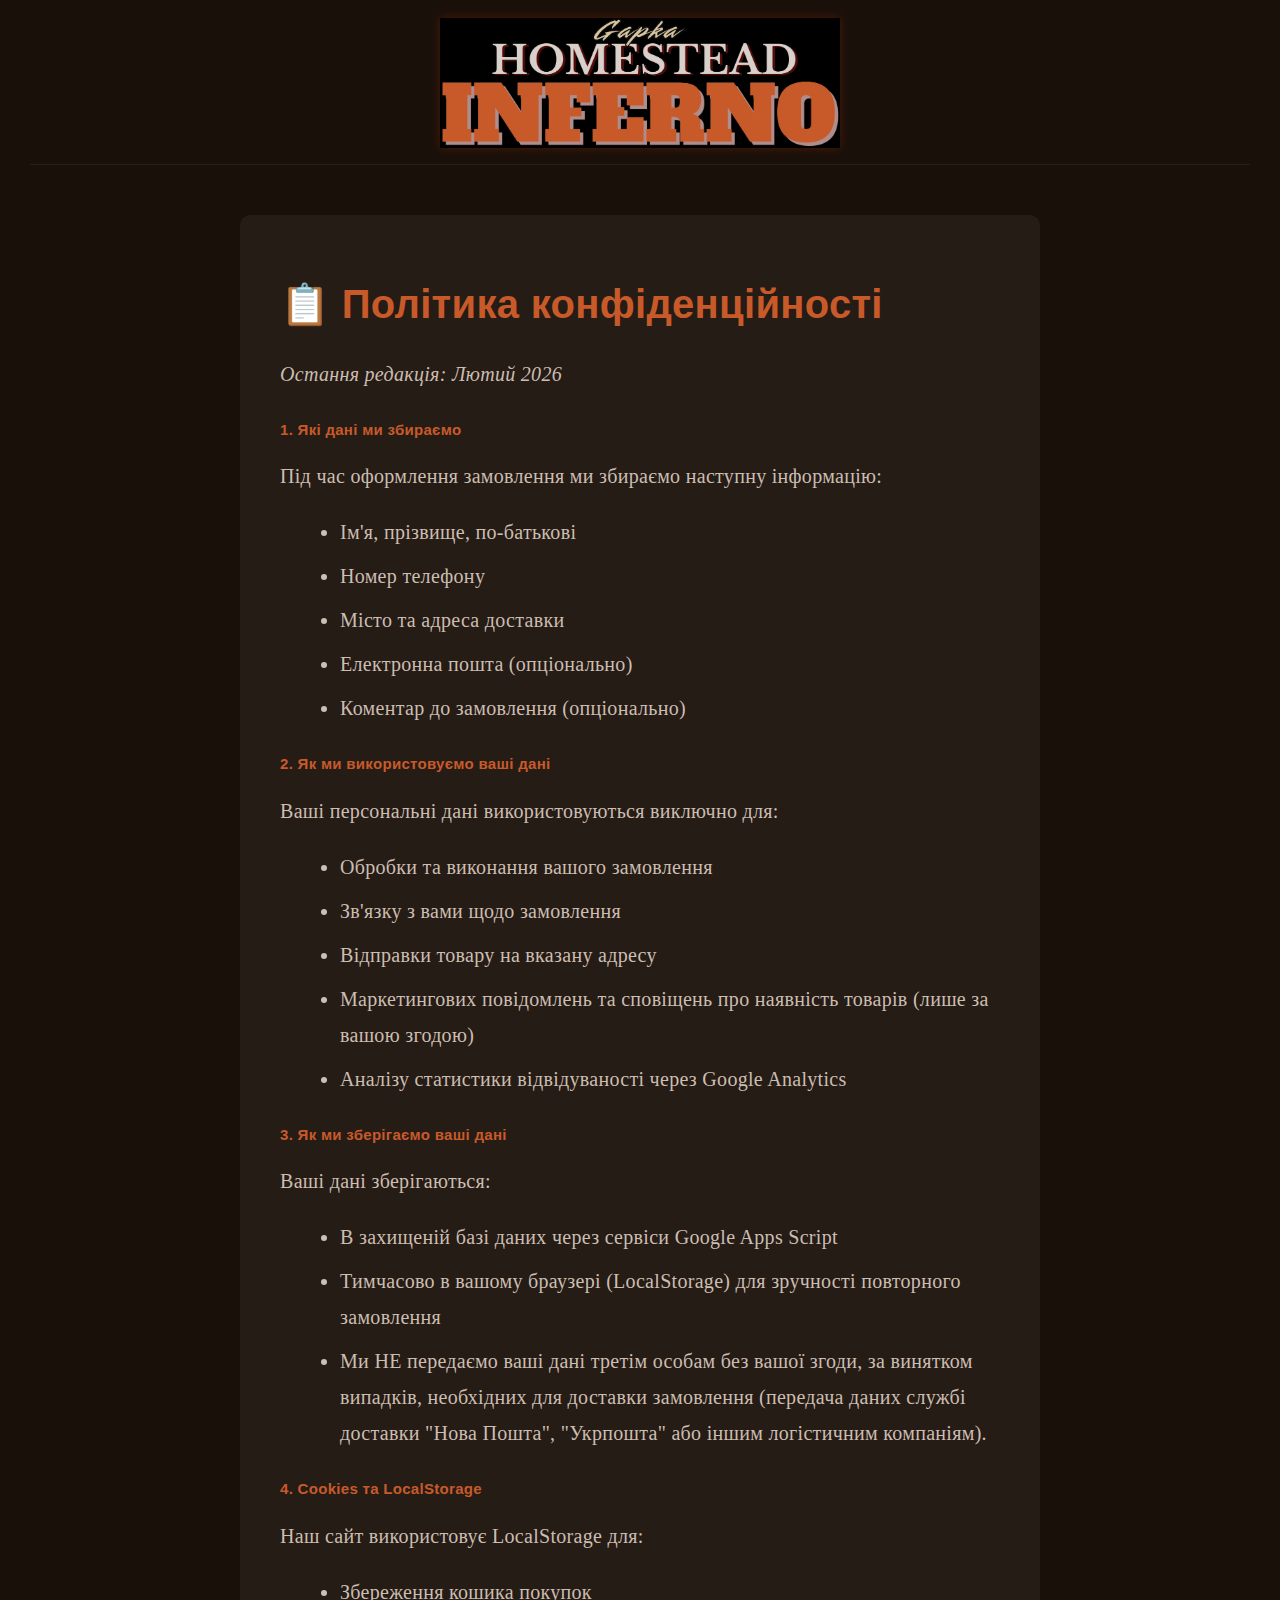
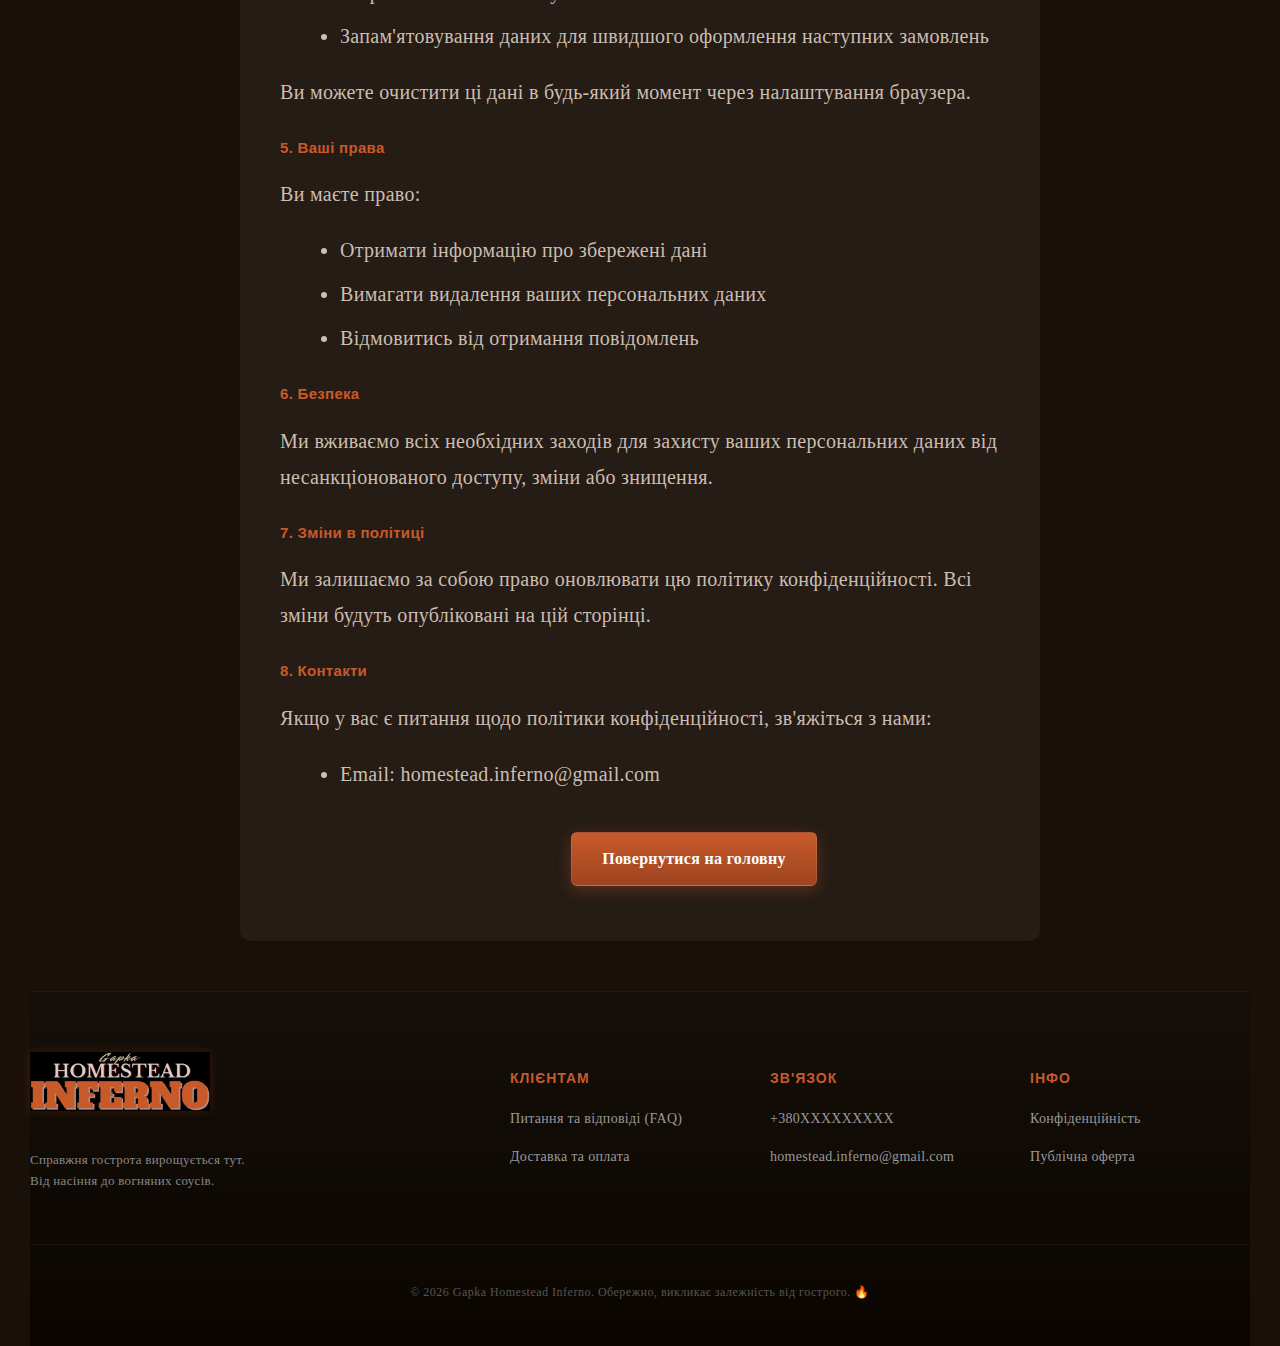
<file: privacy.html>
<!DOCTYPE html>
<html lang="uk">
<head>
    <meta charset="UTF-8">
    <meta name="viewport" content="width=device-width, initial-scale=1.0">
   <meta http-equiv="Content-Security-Policy" content="
    default-src 'self'; 
    style-src 'self' 'unsafe-inline' https://fonts.googleapis.com; 
    font-src 'self' https://fonts.gstatic.com; 
    script-src 'self' 'unsafe-inline' https://script.google.com; 
    connect-src 'self' https://script.google.com https://script.googleusercontent.com; 
    img-src 'self' data: https://gapkainferno.github.io;">

    <title>Політика конфіденційності — Gapka Homestead Inferno</title>
    <meta name="description" content="Політика конфіденційності Gapka Homestead Inferno: як ми збираємо, обробляємо та захищаємо дані клієнтів під час замовлення насіння, соусів та підписки на новини.">
    <meta name="keywords" content="політика конфіденційності, захист даних, homestead inferno, приватність, замовлення насіння, замовлення соусів">
    <link rel="canonical" href="https://gapkainferno.github.io/privacy.html">

    <!-- Open Graph / Facebook -->
    <meta property="og:type" content="website">
    <meta property="og:url" content="https://gapkainferno.github.io/privacy.html">
    <meta property="og:title" content="Політика конфіденційності — Gapka Homestead Inferno">
    <meta property="og:description" content="Політика конфіденційності Homestead Inferno: як ми захищаємо ваші персональні дані при оформленні замовлень.">
    <meta property="og:image" content="https://gapkainferno.github.io/GapkaLogo.png">
    <meta property="og:image:width" content="1200">
    <meta property="og:image:height" content="630">
    <meta property="og:locale" content="uk_UA">
    <meta property="og:site_name" content="Gapka Homestead Inferno">

    <!-- Twitter -->
    <meta property="twitter:card" content="summary_large_image">
    <meta property="twitter:url" content="https://gapkainferno.github.io/privacy.html">
    <meta property="twitter:title" content="Політика конфіденційності — Gapka Homestead Inferno">
    <meta property="twitter:description" content="Політика конфіденційності Homestead Inferno: безпека даних клієнтів при замовленні насіння та соусів.">
    <meta property="twitter:image" content="https://gapkainferno.github.io/GapkaLogo.png">

    <script type="application/ld+json">
    {
      "@context": "https://schema.org",
      "@graph": [
        {
          "@type": "Organization",
          "@id": "https://gapkainferno.github.io/#organization",
          "name": "Gapka Homestead Inferno",
          "alternateName": "Homestead Inferno",
          "url": "https://gapkainferno.github.io/homestead-sauces-and-seeds/",
          "logo": {
            "@type": "ImageObject",
            "url": "https://gapkainferno.github.io/homestead-sauces-and-seeds/GapkaLogo.png",
            "width": 400,
            "height": 100
          },
          "sameAs": [
            "https://instagram.com/homestead.inferno",
            "https://t.me/homesteadinferno"
          ]
        },
        {
          "@type": "WebPage",
          "@id": "https://gapkainferno.github.io/privacy.html#webpage",
          "url": "https://gapkainferno.github.io/privacy.html",
          "name": "Політика конфіденційності — Gapka Homestead Inferno",
          "description": "Політика конфіденційності Homestead Inferno: безпека даних клієнтів при замовленні насіння та соусів.",
          "inLanguage": "uk-UA",
          "isPartOf": {
            "@id": "https://gapkainferno.github.io/#website"
          },
          "primaryImageOfPage": {
            "@type": "ImageObject",
            "url": "https://gapkainferno.github.io/homestead-sauces-and-seeds/GapkaLogo.png",
            "width": 1200,
            "height": 630
          }
        }
      ]
    }
    </script>

    <link rel="stylesheet" href="style.css">
    <style>
        .privacy-container {
            max-width: 800px;
            margin: 50px auto;
            padding: 40px;
            background: rgba(255, 255, 255, 0.05);
            border-radius: 10px;
            line-height: 1.8;
        }
        .privacy-container h1 {
            color: var(--primary-orange);
            margin-bottom: 30px;
        }
        .privacy-container h2 {
            color: var(--primary-orange);
            margin-top: 30px;
            margin-bottom: 15px;
            font-size: 15px;
        }
        .privacy-container p {
            margin-bottom: 15px;
        }
        .privacy-container ul {
            margin-left: 20px;
            margin-bottom: 15px;
        }
        .privacy-container li {
            margin-bottom: 8px;
        }
    </style>
</head>
<body>
    <div class="overlay">
        <div class="container">
            <header>
                <a href="index.html" class="main-logo-link">
                
                <img src="GapkaLogo.png" alt="Gapka Homestead Inferno - Магазин гострого насіння та соусів" class="logo-image" width="200" height="50">
                </a>
            </header>

            <main class="privacy-container">
                <h1>📋 Політика конфіденційності</h1>
                
                <p><em>Остання редакція: Лютий 2026</em></p>

                <h2>1. Які дані ми збираємо</h2>
                <p>Під час оформлення замовлення ми збираємо наступну інформацію:</p>
                <ul>
                    <li>Ім'я, прізвище, по-батькові</li>
                    <li>Номер телефону</li>
                    <li>Місто та адреса доставки</li>
                    <li>Електронна пошта (опціонально)</li>
                    <li>Коментар до замовлення (опціонально)</li>
                </ul>

                <h2>2. Як ми використовуємо ваші дані</h2>
                <p>Ваші персональні дані використовуються виключно для:</p>
                <ul>
                    <li>Обробки та виконання вашого замовлення</li>
                    <li>Зв'язку з вами щодо замовлення</li>
                    <li>Відправки товару на вказану адресу</li>
                    <li>Маркетингових повідомлень та сповіщень про наявність товарів (лише за вашою згодою)</li>
                    <li>Аналізу статистики відвідуваності через Google Analytics</li>
                </ul>

                <h2>3. Як ми зберігаємо ваші дані</h2>
                <p>Ваші дані зберігаються:</p>
                <ul>
                    <li>В захищеній базі даних через сервіси Google Apps Script</li>
                    <li>Тимчасово в вашому браузері (LocalStorage) для зручності повторного замовлення</li>
                    <li>Ми НЕ передаємо ваші дані третім особам без вашої згоди, за винятком випадків, необхідних для доставки замовлення (передача даних службі доставки "Нова Пошта", "Укрпошта" або іншим логістичним компаніям).</li>
                </ul>

                <h2>4. Cookies та LocalStorage</h2>
                <p>Наш сайт використовує LocalStorage для:</p>
                <ul>
                    <li>Збереження кошика покупок</li>
                    <li>Запам'ятовування даних для швидшого оформлення наступних замовлень</li>
                </ul>
                <p>Ви можете очистити ці дані в будь-який момент через налаштування браузера.</p>

                <h2>5. Ваші права</h2>
                <p>Ви маєте право:</p>
                <ul>
                    <li>Отримати інформацію про збережені дані</li>
                    <li>Вимагати видалення ваших персональних даних</li>
                    <li>Відмовитись від отримання повідомлень</li>
                </ul>

                <h2>6. Безпека</h2>
                <p>Ми вживаємо всіх необхідних заходів для захисту ваших персональних даних від несанкціонованого доступу, зміни або знищення.</p>

                <h2>7. Зміни в політиці</h2>
                <p>Ми залишаємо за собою право оновлювати цю політику конфіденційності. Всі зміни будуть опубліковані на цій сторінці.</p>

                <h2>8. Контакти</h2>
                <p>Якщо у вас є питання щодо політики конфіденційності, зв'яжіться з нами:</p>
                <ul>
                    <li>Email: <a href="mailto:example@mail.com">homestead.inferno@gmail.com</a></li>
                </ul>

                <p style="margin-top: 40px; text-align: center;">
                    <a href="index.html" class="add-btn" style="display: inline-block; width: auto; padding: 12px 30px;">
                        Повернутися на головну
                    </a>
                </p>
            </main>

   <footer>
    <div class="footer-content">
        <div class="footer-brand">
            <img src="GapkaLogo.png" alt="Gapka Homestead Inferno Logo" class="footer-logo-img" width="180" height="45">
            <p class="footer-tagline">Справжня гострота вирощується тут. <br>Від насіння до вогняних соусів.</p>
        </div>
        
        <div class="footer-section">
            <h4>Клієнтам</h4>
            <div class="footer-links">
                <a href="faq.html">Питання та відповіді (FAQ)</a>
                <a href="shipping.html">Доставка та оплата</a>
            </div>
        </div>

        <div class="footer-section">
            <h4>Зв'язок</h4>
            <div class="footer-contacts">
                <span>+380XXXXXXXXX</span>
                <a href="mailto:homestead.inferno@gmail.com">homestead.inferno@gmail.com</a>
                <div class="footer-socials">
                   </div>
            </div>
        </div>

        <div class="footer-section">
            <h4>Інфо</h4>
            <div class="footer-pp">
                <a href="privacy.html">Конфіденційність</a>
                <a href="terms.html">Публічна оферта</a>
            </div>
        </div>
    </div>

    <div class="footer-bottom">
        <p>&copy; 2026 Gapka Homestead Inferno. Обережно, викликає залежність від гострого. 🔥</p>
    </div>
</footer>
        </div>
    </div>
</body>
</html>
</file>
<file: style.css>
/* ╔══════════════════════════════════════════════════════════════╗
   ║  HOMESTEAD — style.css  v7.0  MERGED                       ║
   ║  Шрифти-змінні · Фікс хедер/каталог/пошук · Динам.теми    ║
   ╚══════════════════════════════════════════════════════════════╝ */

/* ━━━━━━━━━━━━━━━━━━━━━━━━━━━━━━━━━━━━━━━━━━━━━━━━━━━━━━━━━━━━━
   §0  ІМПОРТ ШРИФТІВ
   ━━━━━━━━━━━━━━━━━━━━━━━━━━━━━━━━━━━━━━━━━━━━━━━━━━━━━━━━━━━━━ */           
@import url('https://fonts.googleapis.com/css2?family=Oswald:wght@500;700&family=Playfair+Display:ital,wght@0,700;1,700&family=Roboto+Slab:wght@300;400;600&display=swap');

*, *::before, *::after { box-sizing: border-box; }


/* ━━━━━━━━━━━━━━━━━━━━━━━━━━━━━━━━━━━━━━━━━━━━━━━━━━━━━━━━━━━━━
   §1  🎛️  ЦЕНТР КЕРУВАННЯ — усі змінні тут
        Змінюй саме цей блок, щоб перефарбувати весь сайт
   ━━━━━━━━━━━━━━━━━━━━━━━━━━━━━━━━━━━━━━━━━━━━━━━━━━━━━━━━━━━━━ */
:root {
    /* ── Акцент (дефолт — головна / сторінка товару без теми) ── */
    --primary-color:   #c85a2a;      /* основний акцентний          */
    --primary-hover:   #9e4420;      /* темніший для hover          */
    --primary-orange:  var(--primary-color); /* аліас для старого коду      */
    --accent-shadow:   rgba(200, 90, 42, 0.35);

    /* ── Текст ── */
    --text-color:      #fcefe1;      /* основний текст              */
    --text-muted:      rgba(240, 240, 240, 0.87);

    /* ── Фони ── */
    --bg-dark:         #1a100a;      /* найтемніший фон             */
    --bg-tint:         #1a0d0a;      /* легкий тонований фон        */
    --surface:         #221510;      /* фон карток / sidebar        */
    --surface-2:       #2a1a10;      /* трохи світліший surface     */

    /* ── Межі ── */
    --border-color:    rgba(255, 255, 255, 0.09);
    --border-warm:     #33251e;      /* тепла межа для sidebar      */

    /* ── Ціна / допоміжне ── */
    --price-color:     #eaddcf;      /* колір ціни                  */
    --success-color:   #4caf50;
    --danger-color:    #e74c3c;

    /* ── Sidebar ── */
    --sidebar-bg:      rgba(20, 15, 10, 0.92);
    --sidebar-width:   270px;        /* ширина sidebar              */

    /* ── Кошик / модалка ── */
    --cart-bg:         #2a1f18;
    --modal-overlay:   rgba(0, 0, 0, 0.88);

    /* ── Розміри шрифтів ── */
    --fs-base:         20px;         /* основний текст                */
    --fs-sm:           17px;         /* дрібніший текст               */
    --fs-xs:           15px;         /* дуже дрібний                  */
    --fs-h1:           56px;         /* заголовок головної            */
    --fs-product-name: 3rem;         /* назва товару                  */

    /* ── Радіуси ── */
    --radius-sm:   6px;
    --radius-md:   10px;
    --radius-lg:   14px;

    /* ── Переходи ── */
    --transition:       0.25s ease;

    /* ── 🔤 ШРИФТИ — єдина точка керування типографікою ──
       Змінюй тут — все оновиться по всьому сайту             */
    --font-heading: 'Oswald', sans-serif;         /* Для назв товарів та заголовків блоків */
    --font-body:    'Roboto Slab', serif;         /* Твоя база, яка не розсипеться */
    --font-accent:  'Playfair Display', serif;
    --font-mono:    'Oswald', sans-serif; 

    /* Типографічні константи */
    --lh-body:       1.8;       /* Трохи більше простору для Slab-шрифтів */
    --lh-heading:    1.1;
    --ls-caps:       0.12em;    /* Oswald любить простір */
    --ls-body:       0.015em;   /* легкий трекінг тексту   */
}



/* ━━━━━━━━━━━━━━━━━━━━━━━━━━━━━━━━━━━━━━━━━━━━━━━━━━━━━━━━━━━━━
   §2  🎨  ОРГАНІЧНІ ТЕМИ — ARTISAN DARK MARKET  v8.0
        Кожна тема — окремий настрій, жива палітра землі і вогню
   ━━━━━━━━━━━━━━━━━━━━━━━━━━━━━━━━━━━━━━━━━━━━━━━━━━━━━━━━━━━━━ */

/* ─────────────────────────────────────────
   🌶️  SEEDS-PAGE — Суперхоти
   Тема: Жива мідь, вугілля, вогонь заліза
   ───────────────────────────────────────── */
body.seeds-page {
    --primary-color:   #c9622a;     /* жива мідь                    */
    --primary-hover:   #8f3e16;     /* горіла кора                  */
    --primary-light:   #e8875a;     /* підсвічення мідді            */
    --price-color:     #f5dbb8;     /* пергамент                    */
    --accent-shadow:   rgba(201,98,42,0.38);
    --card-glow:       rgba(201,98,42,0.12);
    --surface:         #1e1108;     /* вугільно-коричневий          */
    --surface-2:       #2a1a0e;
    --border-warm:     #3d2415;
    --tag-color:       #c9622a;

    /* Фон: вугілля з теплим спалахом зверху */
    --bg-gradient: radial-gradient(ellipse at 40% 0%, #3d1a08 0%, #1a0d05 45%, #0d0804 100%);

    /* Змінні для картки */
    --card-label-from: #2a1408;
    --card-label-to:   #1a0d06;
    --card-accent-bar: linear-gradient(90deg, #c9622a, #e8875a, #c9622a);
}

/* ─────────────────────────────────────────
   🔥  SAUCES-PAGE — Крафтові соуси
   Тема: Темна вишня, димчастий кармін, бурштин
   ───────────────────────────────────────── */
body.sauces-page {
    --primary-color:   #b83240;     /* вишнево-кармін               */
    --primary-hover:   #7d1e2b;     /* темна слива                  */
    --primary-light:   #d4637a;     /* рожевий кармін               */
    --price-color:     #f5d4d0;     /* персиково-кремовий           */
    --accent-shadow:   rgba(184,50,64,0.38);
    --card-glow:       rgba(184,50,64,0.12);
    --surface:         #1a0a0c;     /* майже чорний з вишневим      */
    --surface-2:       #261015;
    --border-warm:     #3d1820;
    --tag-color:       #b83240;

    --bg-gradient: radial-gradient(ellipse at 60% 0%, #3d0e18 0%, #1a0810 45%, #0d0508 100%);

    --card-label-from: #280a10;
    --card-label-to:   #180608;
    --card-accent-bar: linear-gradient(90deg, #b83240, #d4637a, #b83240);
}

/* ─────────────────────────────────────────
   🌿  OTHERSEEDS-PAGE — Насіння овочів
   Тема: Мохове зелене, суха трава, роса
   ───────────────────────────────────────── */
body.otherseeds-page {
    --primary-color:   #4a8c50;     /* мохово-лісове зелене         */
    --primary-hover:   #2d5e32;     /* темний мох                   */
    --primary-light:   #78b87e;     /* свіжа трава                  */
    --price-color:     #d4edcc;     /* ніжно-зелений крем           */
    --accent-shadow:   rgba(74,140,80,0.35);
    --card-glow:       rgba(74,140,80,0.10);
    --surface:         #080f09;     /* майже чорний з зеленим       */
    --surface-2:       #101a10;
    --border-warm:     #1c3020;
    --tag-color:       #4a8c50;

    --bg-gradient: radial-gradient(ellipse at 50% 0%, #142018 0%, #0c160c 45%, #080d08 100%);

    --card-label-from: #0c180d;
    --card-label-to:   #081008;
    --card-accent-bar: linear-gradient(90deg, #4a8c50, #78b87e, #4a8c50);
}

/* ━━━━━━━━━━━━━━━━━━━━━━━━━━━━━━━━━━━━━━━━━━━━━━━━━━━━━━━━━━━━━
   §3  🌍  БАЗОВІ СТИЛІ (ОНОВЛЕНО)
   ━━━━━━━━━━━━━━━━━━━━━━━━━━━━━━━━━━━━━━━━━━━━━━━━━━━━━━━━━━━━━ */
html { scroll-behavior: smooth; }

h1, h2, h3, h4, h5, h6 {
    font-family: var(--font-heading);
    line-height: var(--lh-heading);
    font-weight: 700;
}

body {
    margin: 0;
    padding: 0;
    font-family: var(--font-body);
    font-size: var(--fs-base);
    line-height: var(--lh-body);
    letter-spacing: var(--ls-body);
    color: var(--text-color);
    background-color: var(--bg-dark);
    font-family: var(--font-body);
    font-weight: 300; /* Roboto Slab виглядає дуже стильно саме в легкій вазі */
    line-height: var(--lh-body);
    letter-spacing: var(--ls-body);
    color: rgba(234, 221, 207, 0.85);
    
    /* ⚡ МАГІЯ ТУТ: Фон береться зі змінної. 
       Якщо змінної нема (дефолт) — використовується прозорість/чорний */
    background-image: var(--bg-gradient, none) !important;
    background-attachment: fixed;
    background-size: cover; /* На випадок якщо це картинка */
    
    min-height: 100vh;
    display: flex;
    flex-direction: column;
    transition: background-image 0.6s ease-in-out, background-color 0.6s ease;
}

.container {
    max-width: auto;      /* Обмежуємо ширину всього сайту */
    margin: 0 auto;         /* Центруємо по горизонталі */
    padding: 0 30px;        /* Додаємо "повітря" по боках, щоб не липло до країв */
    width: 100%;
}
/* Виняток: Головна сторінка має картинку, тому перезаписуємо змінну */
body.homepage {
    --bg-gradient: url('peppers-bg.jpg'); 
}

/* Сторінка товару: якщо теми немає, даємо дефолтний градієнт */
body.product-page-layout {
    background-image: var(--bg-gradient, radial-gradient(ellipse at 50% 20%, #2c1e17 0%, #0f0806 100%)) !important;
}

/* Оверлей */
.overlay {
    min-height: 100vh;
    flex: 1;
    display: flex;
    flex-direction: column;
    background: transparent; 
}

/* На головній затемнюємо картинку */
body.homepage .overlay {
    background: linear-gradient(to bottom, rgba(30,18,10,0.9), rgba(30,18,10,0.6), rgba(30,18,10,0.9)) !important;
}
a, a:visited, a:active, a:focus {
    text-decoration: none !important; /* Ніяких ліній під текстом */
    color: inherit;                   /* Посилання копіює колір тексту навколо нього */
    outline: none;                    /* Прибираємо синю рамку при кліку */
    transition: color var(--transition);
}

/* Ефект тільки при наведенні, щоб користувач розумів, що це посилання */
a:hover {
    color: var(--primary-color) !important; /* Світиться твоїм акцентним кольором */
    text-decoration: none;
}

/* ━━━━━━━━━━━━━━━━━━━━━━━━━━━━━━━━━━━━━━━━━━━━━━━━━━━━━━━━━━━━━
   §4  📱  ХЕДЕР
   ━━━━━━━━━━━━━━━━━━━━━━━━━━━━━━━━━━━━━━━━━━━━━━━━━━━━━━━━━━━━━ */
header {
    padding: 18px 0 16px;
    display: flex;
    flex-direction: column;
    align-items: center;
    gap: 12px;
    border-bottom: 1px solid rgba(255,255,255,0.06);
    position: relative;
    overflow: hidden;
    z-index: 100;
}

/* Анімований рядок-підказка */
.top-nav {
    font-size: 13px;
    color: var(--text-muted);
    letter-spacing: 0.5px;
    position: relative;
    height: 18px;
    overflow: hidden;
    width: 100%;
    display: flex;
    justify-content: center;
}

.top-nav span {
    position: absolute;
    width: 100%;
    text-align: center;
    opacity: 0;
    transform: translateY(8px);
    animation: textSlide 9s infinite ease-in-out;
}
.top-nav span:nth-child(1) { animation-delay: 0s;  }
.top-nav span:nth-child(2) { animation-delay: 3s;  }
.top-nav span:nth-child(3) { animation-delay: 6s;  }

@keyframes textSlide {
    0%   { opacity: 0; transform: translateY(8px);  }
    5%   { opacity: 1; transform: translateY(0);    }
    28%  { opacity: 1; transform: translateY(0);    }
    33%  { opacity: 0; transform: translateY(-8px); }
    100% { opacity: 0; transform: translateY(-8px); }
}

/* Логотипи */
.logo-image {
    width: 400px;
    max-width: 90vw;
    height: auto;
    display: block;
    filter: drop-shadow(0 0 5px rgba(255, 69, 0, 0.2));
}

.logo-small {
    max-width: 400px;
    height: auto;
    display: block;
    margin: 16px 0;
    filter: drop-shadow(0 0 5px rgba(255, 69, 0, 0.2));
}

.main-logo-link {
    display: flex;
    align-items: center; /* Вирівнює значок і текст по центру по вертикалі */
    gap: 12px;           /* Відстань між значком і текстом */
    text-decoration: none;
}

.logo-round {
    width: 70px;         /* Налаштуй розмір під свою шапку */
    object-fit: contain;
    /* Якщо хочеш додати легке світіння, як у справжнього інферно: */
    filter: drop-shadow(0 0 8px rgba(255, 102, 0, 0.3));
    transition: transform 0.3s ease;
}


/* ━━━━━━━━━━━━━━━━━━━━━━━━━━━━━━━━━━━━━━━━━━━━━━━━━━━━━━━━━━━━━
   §5  🔍  ПОШУК
   ━━━━━━━━━━━━━━━━━━━━━━━━━━━━━━━━━━━━━━━━━━━━━━━━━━━━━━━━━━━━━ */
.search-container {
    position: relative;
    max-width: 520px;
    width: 100%;
    margin: 0 auto;
}

#search-input {
    width: 100%;
    padding: 12px 44px 12px 20px;
    background: rgba(255,255,255,0.08);
    border: 1px solid rgba(255,255,255,0.12);
    border-radius: 30px;
    color: var(--text-color);
    font-family: inherit;
    font-size: var(--fs-base);
    outline: none;
    transition: border-color var(--transition), box-shadow var(--transition);
}

#search-input::placeholder { color: var(--text-muted); }

#search-input:focus {
    border-color: var(--primary-color);
    box-shadow: 0 0 0 3px var(--accent-shadow);
}

.search-icon {
    position: absolute;
    right: 16px;
    top: 50%;
    transform: translateY(-50%);
    font-size: 16px;
    pointer-events: none;
    opacity: 0.6;
}

/* Результати пошуку */
#search-results {
    position: absolute;
    top: calc(100% + 8px);
    left: 0; right: 0;
    background: rgba(26,16,10,0.98);
    border: 1px solid var(--primary-color);
    border-radius: var(--radius-lg);
    max-height: 480px;
    overflow-y: auto;
    z-index: 1000;
    display: none;
    box-shadow: 0 12px 36px rgba(0,0,0,0.5);
    backdrop-filter: blur(10px);
}

#search-results::-webkit-scrollbar       { width: 6px; }
#search-results::-webkit-scrollbar-track { background: rgba(0,0,0,0.2); border-radius: 6px; }
#search-results::-webkit-scrollbar-thumb { background: var(--primary-color); border-radius: 6px; }

.search-result-item {
    display: flex;
    align-items: center;
    gap: 14px;
    padding: 10px 14px;
    border-bottom: 1px solid var(--border-color);
    transition: background var(--transition);
}
.search-result-item:hover         { background: rgba(255,255,255,0.04); }
.search-result-item:last-child    { border-bottom: none; }

.search-result-img              { width: 52px; height: 52px; border-radius: var(--radius-sm); overflow: hidden; flex-shrink: 0; }
.search-result-img img          { width: 100%; height: 100%; object-fit: cover; }
.search-result-info             { flex: 1; min-width: 0; }
.search-result-name             { font-size: var(--fs-base); font-weight: 600; white-space: nowrap; overflow: hidden; text-overflow: ellipsis; }
.search-result-category         { font-size: var(--fs-xs); color: var(--text-muted); margin-top: 2px; }
.search-result-price            { font-size: 15px; font-weight: 700; color: var(--primary-color); flex-shrink: 0; }
.search-no-results              { padding: 28px; text-align: center; color: var(--text-muted); }


/* ━━━━━━━━━━━━━━━━━━━━━━━━━━━━━━━━━━━━━━━━━━━━━━━━━━━━━━━━━━━━━
   §6  🛒  КОШИК
   ━━━━━━━━━━━━━━━━━━━━━━━━━━━━━━━━━━━━━━━━━━━━━━━━━━━━━━━━━━━━━ */
.cart-wrapper {
    position: absolute;
    top: 24px;
    right: 36px;
    z-index: 200;
    padding-bottom: 20px; /* зона для стабільного hover */
}

.cart-icon-btn {
    width: 46px;
    height: 46px;
    border-radius: 50%;
    border: 1.5px solid var(--primary-color);
    background: var(--cart-bg);
    cursor: pointer;
    position: relative;
    display: flex;
    align-items: center;
    justify-content: center;
    transition: background var(--transition), transform var(--transition);
}
.cart-icon-btn:hover { background: var(--primary-color); transform: scale(1.06); }

.cart-icon-svg { width: 22px; height: 22px; fill: var(--text-color); }

.cart-badge {
    position: absolute;
    top: -4px; right: -4px;
    background: var(--danger-color);
    color: #fff;
    border-radius: 50%;
    width: 18px; height: 18px;
    font-size: 10px; font-weight: 700;
    display: flex; align-items: center; justify-content: center;
}

/* Dropdown */
.cart-dropdown {
    position: absolute;
    top: calc(100% - 4px);
    right: 0;
    width: 310px;
    background: var(--cart-bg);
    border: 1px solid var(--primary-color);
    border-radius: var(--radius-md);
    padding: 18px;
    z-index: 1001;
    box-shadow: 0 14px 40px rgba(0,0,0,0.5);
    opacity: 0;
    visibility: hidden;
    transform: translateY(8px);
    transition: opacity var(--transition), transform var(--transition), visibility var(--transition);
    transition-delay: 0.18s;
}
.cart-wrapper:hover .cart-dropdown {
    opacity: 1; visibility: visible; transform: translateY(0);
    transition-delay: 0s;
}

/* Невидимий міст між кнопкою і dropdown */
.cart-dropdown::before {
    content: '';
    position: absolute;
    top: -22px; left: 0; right: 0;
    height: 24px;
}
/* Декоративна стрілочка */
.cart-dropdown::after {
    content: '';
    position: absolute;
    top: -6px; right: 14px;
    width: 12px; height: 12px;
    background: var(--cart-bg);
    border-left: 1px solid var(--primary-color);
    border-top:  1px solid var(--primary-color);
    transform: rotate(45deg);
}

.cart-items-container { max-height: 280px; overflow-y: auto; margin-bottom: 12px; }

/* Плаваючий кошик */
.floating-cart {
    position: fixed;
    bottom: 20px; right: 20px;
    width: 56px; height: 56px;
    border-radius: 50%;
    background: var(--primary-color);
    color: #fff;
    display: flex; flex-direction: column;
    align-items: center; justify-content: center;
    box-shadow: 0 4px 18px rgba(0,0,0,0.35);
    z-index: 999;
    text-decoration: none;
    transition: transform var(--transition);
}
.floating-cart:hover { transform: scale(1.1); }
.floating-cart .cart-icon   { font-size: 22px; }
.floating-cart #cart-count  { font-size: 11px; font-weight: 700; }


/* ━━━━━━━━━━━━━━━━━━━━━━━━━━━━━━━━━━━━━━━━━━━━━━━━━━━━━━━━━━━━━
   §7  🏠  ГОЛОВНА СТОРІНКА
   ━━━━━━━━━━━━━━━━━━━━━━━━━━━━━━━━━━━━━━━━━━━━━━━━━━━━━━━━━━━━━ */
.hero-text {
    text-align: center;
    padding: 50px 20px;
}

.hero-text h1 {
    font-family: var(--font-heading);
    font-size: var(--fs-h1);
    margin: 16px 0;
    text-shadow: 2px 2px 10px rgba(0,0,0,0.7);
    line-height: 1.15;
}

.sub-header {
    font-size: 18px;
    line-height: 1.7;
    opacity: 0.9;
    margin-bottom: 16px;
}

.green-text { color: #6ba86b; }
.fire-text  { color: var(--primary-color); }

.description {
    font-size: var(--fs-base);
    line-height: 1.85;
    opacity: 0.82;
    max-width: 860px;
    margin: 24px auto;
}

.pepper-icon { width: 28px; height: auto; vertical-align: middle; margin: 0 4px; }

/* Картки категорій */
.cards-section {
    display: grid;
    grid-template-columns: repeat(3, 1fr);
    gap: 26px;
    margin: 40px 0;
}

.card-link {
    position: relative;
    overflow: hidden;
    border-radius: var(--radius-lg);
    aspect-ratio: 1 / 1;
    box-shadow: 0 6px 22px rgba(0,0,0,0.4);
    display: block;
    transition: transform var(--transition), box-shadow var(--transition);
    z-index: 1;
}

.card-link:hover {
    transform: translateY(-8px);
    box-shadow: 0 14px 36px rgba(0,0,0,0.6);
}

.card-image {
    position: relative;
    width: 100%; height: 100%;
    object-fit: cover; display: block;
    transition: transform 0.4s ease;
}
.card-link:hover .card-image { transform: scale(1.05); }

.card-label {
    position: absolute;
    bottom: 18px; left: 18px;
    font-size: 28px; font-weight: 700;
    text-shadow: 1px 1px 8px rgba(0,0,0,0.9);
    line-height: 1.2;
    z-index: 10;
}


/* ━━━━━━━━━━━━━━━━━━━━━━━━━━━━━━━━━━━━━━━━━━━━━━━━━━━━━━━━━━━━━
   §8  🎬  ВІДЕО БАНЕР
   ━━━━━━━━━━━━━━━━━━━━━━━━━━━━━━━━━━━━━━━━━━━━━━━━━━━━━━━━━━━━━ */
.hero-banner { margin: 70px 0; }

.video-container {
    position: relative;
    width: 100%; height: 480px;
    border-radius: var(--radius-lg);
    overflow: hidden;
    box-shadow: 0 12px 36px rgba(0,0,0,0.5);
}

.bg-video {
    position: absolute; inset: 0;
    width: 100%; height: 100%;
    object-fit: cover;
}

.hero-content {
    position: absolute;
    top: 50%; left: 50%;
    transform: translate(-50%,-50%);
    text-align: center; z-index: 10;
}
.hero-content h2 { font-size: 46px; text-shadow: 2px 2px 10px rgba(0,0,0,0.8); margin-bottom: 8px; }
.hero-content p  { font-size: 18px; opacity: 0.9; }
/* Тільки для контейнера з картками на головній */
.cards-section, .catalog-wrapper {
    max-width: 1600px; /* Це дуже багато, але це СТЕЛЯ, вище якої сайт не ростиме */
    margin: 0 auto;
}

/* ━━━━━━━━━━━━━━━━━━━━━━━━━━━━━━━━━━━━━━━━━━━━━━━━━━━━━━━━━━━━━
   §9  ⭐  FEATURES (ПЕРЕВАГИ)
   ━━━━━━━━━━━━━━━━━━━━━━━━━━━━━━━━━━━━━━━━━━━━━━━━━━━━━━━━━━━━━ */
.features-grid {
    display: grid;
    grid-template-columns: repeat(3, 1fr);
    gap: 28px;
    padding: 50px 0;
    max-width: 1200px;
    margin: 0 auto;
}

.feature-item {
    text-align: center;
    padding: 28px 22px;
    background: rgba(255,255,255,0.03);
    border: 1px solid var(--border-color);
    border-radius: var(--radius-md);
    transition: border-color var(--transition), transform var(--transition);
}
.feature-item:hover {
    border-color: var(--primary-color);
    transform: translateY(-4px);
}
.feature-icon   { font-size: 44px; margin-bottom: 16px; }
.feature-item h3 { font-size: 18px; color: var(--primary-color); margin: 0 0 10px; }
.feature-item p  { font-size: var(--fs-sm); opacity: 0.8; line-height: 1.65; margin: 0; }


/* ━━━━━━━━━━━━━━━━━━━━━━━━━━━━━━━━━━━━━━━━━━━━━━━━━━━━━━━━━━━━━
   §10  🗂️  КАТАЛОГ — LAYOUT (main-layout)
   ━━━━━━━━━━━━━━━━━━━━━━━━━━━━━━━━━━━━━━━━━━━━━━━━━━━━━━━━━━━━━ */
.main-layout {
    display: grid;
    grid-template-columns: var(--sidebar-width) 1fr;
    gap: 32px;
    align-items: start;
    padding: 0 0 60px;
}


/* ━━━━━━━━━━━━━━━━━━━━━━━━━━━━━━━━━━━━━━━━━━━━━━━━━━━━━━━━━━━━━
   §11  🗃️  SIDEBAR
   ━━━━━━━━━━━━━━━━━━━━━━━━━━━━━━━━━━━━━━━━━━━━━━━━━━━━━━━━━━━━━ */
.sidebar {
    background: var(--sidebar-bg);
    padding: 26px 18px;
    border-radius: var(--radius-md);
    border: 1px solid var(--border-warm);
    height: fit-content;
    position: sticky;
    top: 20px;
    display: flex;
    flex-direction: column;
    gap: 26px;
    overflow: hidden;
}

/* Вкладений .sidebar (product.html: <aside class="sidebar"><div class="sidebar">) */
.sidebar .sidebar {
    background: none !important;
    border: none !important;
    padding: 0 !important;
    border-radius: 0 !important;
    gap: 0 !important;
}

.sidebar h3,
.sidebar h4 {
    font-family: var(--font-heading);
    font-size: 17px;
    letter-spacing: var(--ls-caps);
    text-transform: uppercase;
    color: var(--primary-color);
    margin: 0 0 12px;
    padding-bottom: 10px;
    border-bottom: 1px solid rgba(255,255,255,0.08);
}

.sidebar ul { list-style: none; padding: 0; margin: 0; }
.sidebar li { margin-bottom: 4px; }

.sidebar a {
    display: block;
    padding: 8px 12px;
    border-radius: var(--radius-sm);
    font-size: 13px;
    text-transform: uppercase;
    letter-spacing: 0.8px;
    color: var(--text-muted);
    transition: background var(--transition), color var(--transition), padding-left var(--transition);
}
.sidebar a:hover,
.sidebar a.active,
.sidebar a.theme-active {
    background: rgba(255,255,255,0.05);
    color: var(--text-color);
    padding-left: 18px;
}
.sidebar a.theme-active {
    background: linear-gradient(
        to right,
        rgba(var(--primary-rgb, 200,90,42), 0.18) 0%,
        rgba(255,255,255,0.03) 100%
    );
    color: var(--primary-color) !important;
    padding-left: 20px !important;
    border-left: 3px solid var(--primary-color);
    font-weight: 700;
    letter-spacing: 1.2px;
}

/* Рекомендовані товари у sidebar */
.sidebar-rec-wrapper { width: 100%; overflow: hidden; }

#sidebar-rec-grid {
    display: flex;
    flex-direction: column;
    gap: 10px;
    width: 100%;
    overflow: hidden;
}

/* Картка рекомендованого товару */
.side-rec-card {
    display: column;
    gap: 10px;
    align-items: center;
    width: 100%;
    padding: 8px;
    border-radius: var(--radius-sm);
    text-decoration: none;
    color: var(--text-color);
    transition: background var(--transition);
}
.side-rec-card:hover .side-rec-price  {
    filter: brightness(1.3); /* Робить колір на 30% яскравішим */
    transform: scale(1.05); /* Трішки збільшує ціну */
}

.side-rec-card img {
    width: 52px; height: 52px;
    border-radius: var(--radius-sm);
    object-fit: cover;
    flex-shrink: 0;
}

.side-rec-info {
    flex: 1;
    min-width: 0;     /* ← не дає flex-item розповзатись за sidebar */
    overflow: hidden;
}

.side-rec-name {
    font-size: 11px;
    font-weight: 700;
    text-transform: uppercase;
    letter-spacing: 0.4px;
    white-space: nowrap;
    overflow: hidden;
    text-overflow: ellipsis;    /* "..." якщо не влазить */
    display: block;
}

.side-rec-price,
#sidebar-rec-grid .price,
#sidebar-rec-grid span:last-child {
    font-size: 15px !important;      /* Трохи збільшили */
    font-weight: 800 !important;     /* Зробили жирнішим */
    color: var(--primary-color) !important; /* Примусовий золотий колір */
    margin-top: 5px;
    display: block;
    text-shadow: 0 1px 2px rgba(0,0,0,0.5); /* Щоб читалось на будь-якому фоні */
    letter-spacing: 0.5px;
}

.side-rec-price {
    color: var(--primary-color) !important; /* Беремо головний колір теми */
    font-weight: bold;
    font-size: 14px;
    margin-top: 4px;
    display: block;
    transition: color 0.3s ease; /* Щоб при зміні теми колір мінявся плавно */
}

/* Форма відгуків у sidebar */
#review-form-section {
    background: rgba(255,255,255,0.02);
    padding: 14px;
    border-radius: var(--radius-sm);
    border: 1px solid var(--border-color);
}
#review-form-section input,
#review-form-section textarea {
    width: 100%;
    margin-bottom: 10px;
    border-radius: 4px;
    font-size: var(--fs-sm);
    background: #1a100a;
    border: 1px solid #44332a;
    color: var(--text-color);
    padding: 8px 10px;
}



/* ━━━━━━━━━━━━━━━━━━━━━━━━━━━━━━━━━━━━━━━━━━━━━━━━━━━━━━━━━━━━━
   §12  🏷️  ЗАГОЛОВОК + ФІЛЬТРИ КАТАЛОГУ — REDESIGN  v8.0
   ━━━━━━━━━━━━━━━━━━━━━━━━━━━━━━━━━━━━━━━━━━━━━━━━━━━━━━━━━━━━━ */

.page-title {
    font-family: var(--font-heading);
    font-size: 22px;
    font-weight: 700;
    color: var(--text-color);
    text-transform: uppercase;
    letter-spacing: var(--ls-caps);
    line-height: 1.2;
    margin: 0 0 20px;
    padding-bottom: 16px;
    text-align: center;
    position: relative;
}
.page-title::after {
    content: '';
    position: absolute;
    bottom: 0;
    left: 50%;
    transform: translateX(-50%);
    width: 60px;
    height: 2px;
    background: linear-gradient(90deg, transparent, var(--primary-color), transparent);
    border-radius: 2px;
}

.filter-section {
    display: flex;
    align-items: center;
    gap: 10px;
    margin-bottom: 24px;
    padding: 12px 16px;
    flex-wrap: wrap;
    justify-content: center;
    background: rgba(255,255,255,0.025);
    border: 1px solid rgba(255,255,255,0.06);
    border-radius: 10px;
    backdrop-filter: blur(8px);
}

.filter-title {
    font-family: var(--font-body);
    font-size: 11px;
    font-weight: 700;
    text-transform: uppercase;
    letter-spacing: 0.12em;
    color: rgba(255,255,255,0.35);
    white-space: nowrap;
    padding-right: 4px;
}

.filter-buttons { display: flex; gap: 6px; flex-wrap: wrap; }

.filter-btn {
    padding: 6px 15px;
    border-radius: 6px;
    border: 1px solid rgba(255,255,255,0.09);
    background: rgba(255,255,255,0.03);
    color: rgba(255,255,255,0.5);
    font-family: var(--font-body);
    font-size: 13px;
    font-weight: 600;
    cursor: pointer;
    transition: all 0.2s ease;
    white-space: nowrap;
}
.filter-btn:hover {
    border-color: rgba(255,255,255,0.2);
    color: var(--text-color);
    background: rgba(255,255,255,0.06);
}
.filter-btn.active {
    background: var(--primary-color);
    border-color: var(--primary-color);
    color: #fff;
    font-weight: 700;
    box-shadow: 0 2px 12px var(--accent-shadow), inset 0 1px 0 rgba(255,255,255,0.2);
}


/* ━━━━━━━━━━━━━━━━━━━━━━━━━━━━━━━━━━━━━━━━━━━━━━━━━━━━━━━━━━━━━
   §13  🃏  КАРТКИ ТОВАРІВ — ARTISAN REDESIGN  v8.0
        Стиль: крафтові лейбли, органіка, вогонь і земля
   ━━━━━━━━━━━━━━━━━━━━━━━━━━━━━━━━━━━━━━━━━━━━━━━━━━━━━━━━━━━━━ */

/* ── Сітка каталогу ── */
#catalog-container {
    display: grid;
    grid-template-columns: repeat(auto-fill, minmax(260px, 1fr));
    gap: 22px;
    width: 100%;
    max-width: 1400px;
    margin: 0 auto;
    padding: 24px 0 40px;
}

/* ── Базова картка ── */
.product-card {
    background: var(--surface);
    border: 1px solid rgba(255,255,255,0.06);
    border-radius: 16px;
    overflow: hidden;
    display: flex;
    flex-direction: column;
    position: relative;
    text-decoration: none;
    color: inherit;
    width: 100%;
    cursor: pointer;

    /* Плавна тінь — не різка */
    box-shadow:
        0 4px 16px rgba(0,0,0,0.45),
        0 1px 3px rgba(0,0,0,0.3);

    transition:
        transform 0.38s cubic-bezier(0.34,1.56,0.64,1),
        border-color 0.25s ease,
        box-shadow 0.38s ease;

    /* Акцентна мікро-смужка зверху — колір теми */
    border-top: 2px solid transparent;
}

/* Лінія зверху з'являється при наведенні */
.product-card::before {
    content: '';
    position: absolute;
    top: 0; left: 0; right: 0;
    height: 2px;
    background: var(--card-accent-bar, linear-gradient(90deg, var(--primary-color), var(--primary-light, #e8875a), var(--primary-color)));
    opacity: 0;
    transition: opacity 0.3s ease;
}
.product-card:hover::before { opacity: 1; }

/* Свічення при наведенні — органічне, м'яке */
.product-card:hover {
    transform: translateY(-8px) scale(1.012);
    border-color: rgba(255,255,255,0.12);
    box-shadow:
        0 20px 50px rgba(0,0,0,0.6),
        0 0 0 1px var(--primary-color),
        0 0 40px var(--card-glow, rgba(200,90,42,0.08));
}

/* ── Теги (HOT, NEW, FLAVOR) ── */
.product-tags {
    position: absolute;
    top: 12px; left: 12px;
    z-index: 10;
    display: flex;
    flex-direction: column;
    gap: 5px;
}

.product-tag {
    display: inline-flex;
    align-items: center;
    gap: 4px;
    padding: 4px 10px;
    border-radius: 4px;       /* прямокутний — як штамп на лейблі */
    font-family: var(--font-heading);
    font-size: 9px;
    font-weight: 700;
    text-transform: uppercase;
    letter-spacing: 0.12em;
    color: #fff;
    box-shadow: 0 2px 8px rgba(0,0,0,0.35);
    backdrop-filter: blur(4px);
}

.product-tag.hot {
    background: linear-gradient(100deg, #b91c1c 0%, #ef4444 60%, #f97316 100%);
    background-size: 200%;
    animation: fire-move 3s linear infinite;
}
.product-tag.new {
    background: linear-gradient(100deg, #166534 0%, #22c55e 100%);
}
.product-tag.flavor {
    background: linear-gradient(100deg, #92400e 0%, #f59e0b 60%, #0ea5e9 100%);
    background-size: 200%;
    animation: flavor-glow 4s ease infinite;
}
.product-tag.limited {
    background: linear-gradient(100deg, #4c1d95 0%, #8b5cf6 100%);
}

@keyframes fire-move   { 0%,100%{ background-position:0% 50% } 50%{ background-position:100% 50% } }
@keyframes flavor-glow { 0%,100%{ background-position:0% 50% } 50%{ background-position:100% 50% } }

/* ── Фото-зона ── */
.img-container {
    width: 100%;
    height: 230px;
    overflow: hidden;
    position: relative;
    display: flex;
    align-items: center;
    justify-content: center;

    /* Темний фон з текстурою глибини */
    background:
        radial-gradient(ellipse at 50% 80%, rgba(255,255,255,0.025) 0%, transparent 70%),
        var(--surface);
}

/* Ореол під фото — відчуття продукту на поверхні */
.img-container::after {
    content: '';
    position: absolute;
    bottom: 0; left: 10%; right: 10%;
    height: 40px;
    background: radial-gradient(ellipse at 50% 100%,
        var(--card-glow, rgba(200,90,42,0.18)) 0%,
        transparent 70%);
    pointer-events: none;
}

.img-container img {
    max-width: 82%;
    max-height: 82%;
    object-fit: contain;
    filter:
        drop-shadow(0 10px 20px rgba(0,0,0,0.55))
        drop-shadow(0 2px 4px rgba(0,0,0,0.3));
    transition: transform 0.5s cubic-bezier(0.34,1.4,0.64,1);
    position: relative;
    z-index: 1;
}

.product-card:hover .img-container img {
    transform: scale(1.1) translateY(-4px);
}

/* ── Нижня частина — інформаційна панель ── */
.product-label {
    flex: 1;
    display: flex;
    flex-direction: column;
    padding: 0;
    position: relative;

    /* Темний крафтовий фон — НЕ яскравий градієнт кольору теми */
    background: linear-gradient(175deg, var(--card-label-from, #1e1108), var(--card-label-to, #140d06));
    border-top: 1px solid rgba(255,255,255,0.06);
}

/* Кольорова смужка-розділювач між фото і текстом */
.product-label::before {
    content: '';
    display: block;
    height: 2px;
    background: var(--card-accent-bar, linear-gradient(90deg, transparent, var(--primary-color), transparent));
    opacity: 0.5;
    transition: opacity 0.3s ease;
}
.product-card:hover .product-label::before { opacity: 1; }

/* Назва товару */
.product-label .p-name {
    font-family: var(--font-heading);
    font-size: 14px;
    font-weight: 700;
    text-transform: uppercase;
    letter-spacing: 0.1em;
    line-height: 1.3;
    color: var(--text-color);
    margin: 0;
    padding: 14px 14px 10px;
    text-align: left;

    /* Обрізання довгих назв */
    display: -webkit-box;
    -webkit-line-clamp: 2;
    -webkit-box-orient: vertical;
    overflow: hidden;
}

/* ── Рядок ціни ── */
.price-row {
    display: flex;
    align-items: center;
    justify-content: space-between;
    gap: 8px;
    padding: 10px 14px 14px;
    margin-top: auto;
}

/* Ціна */
.card-price {
    font-family: var(--font-heading);
    font-size: 1.35em;
    font-weight: 800;
    color: var(--price-color);
    margin: 0;
    line-height: 1;
    /* Тонке підсвічення ціни кольором теми */
    text-shadow: 0 0 20px var(--card-glow, transparent);
}

/* Кнопка "+ В кошик" */
.quick-add-btn {
    width: 36px;
    height: 36px;
    border-radius: 8px;
    border: 1px solid rgba(255,255,255,0.12);
    background: linear-gradient(135deg,
        var(--primary-color) 0%,
        var(--primary-hover) 100%);
    color: #fff;
    font-size: 20px;
    font-weight: 300;
    line-height: 1;
    cursor: pointer;
    display: flex;
    align-items: center;
    justify-content: center;
    flex-shrink: 0;
    box-shadow:
        0 4px 12px rgba(0,0,0,0.4),
        inset 0 1px 0 rgba(255,255,255,0.2);
    transition: all 0.25s cubic-bezier(0.4, 0, 0.2, 1);
    position: relative;
    overflow: hidden;
}

/* Внутрішнє сяйво при наведенні */
.quick-add-btn::after {
    content: '';
    position: absolute;
    inset: 0;
    background: radial-gradient(circle at 50% 0%, rgba(255,255,255,0.25) 0%, transparent 65%);
    opacity: 0;
    transition: opacity 0.25s ease;
}
.quick-add-btn:hover::after { opacity: 1; }

.quick-add-btn:hover {
    transform: translateY(-2px) scale(1.08);
    box-shadow:
        0 8px 20px rgba(0,0,0,0.5),
        0 0 12px var(--accent-shadow, rgba(200,90,42,0.4));
    border-color: rgba(255,255,255,0.25);
}
.quick-add-btn:active {
    transform: scale(0.96);
    transition-duration: 0.1s;
}

/* ━━━━━━━━━━━━━━━━━━━━━━━━━━━━━━━━━━━━━━━━━━━━━━━━━━━━━━━━━━━━━
   §14  📄  СТОРІНКА ТОВАРУ
   ━━━━━━━━━━━━━━━━━━━━━━━━━━━━━━━━━━━━━━━━━━━━━━━━━━━━━━━━━━━━━ */

/* Обгортка sidebar + контент */
.main-grid {
    display: grid;
    grid-template-columns: var(--sidebar-width) 1fr;
    gap: 32px;
    align-items: start;
    padding: 0 0 60px;
}

.product-content-wrapper {
    display: flex;
    flex-direction: column;
    gap: 50px;
    min-width: 0; /* запобігає розтягуванню flex-item */
}

/* Сітка галерея + інфо */
.product-page,
main.product-page {
    display: grid;
    grid-template-columns: 1fr 1.2fr;
    gap: 40px;
    align-items: start;
    min-width: 0;
}

/* Галерея */
.gallery-col {
    max-width: 600px; /* ОБМЕЖЕННЯ: щоб фото не було завеликим */
    width: 100%;
    margin: 0 auto;  /* Центрування галереї в її колонці */
}

.main-img-wrap {
    position: relative;
    width: 100%;
    aspect-ratio: 1 / 1;
    border-radius: var(--radius-md);
    overflow: hidden;
    background: var(--surface);
    margin-bottom: 14px;
    border: 1px solid var(--border-color);
    cursor: zoom-in; /* Вказуємо, що можна клікнути для зуму */
    display: flex;
    align-items: center;
    justify-content: center;
    cursor: zoom-in !important; /* щоб курсор завжди показував лупу */
    z-index: 5; /* щоб клік точно проходив */
}
.main-img-wrap img {
    width: 100%; height: 100%;
    object-fit: cover;
    object-position: center;
    display: block;
}

.main-img-wrap:hover img {
    transform: scale(1.05); /* Легкий ефект при наведенні */
}

/* Оверлей зуму */
.zoom-overlay {
    position: fixed;
    top: 0; left: 0;
    width: 100%; height: 100%;
    background: rgba(0, 0, 0, 0.9);
    display: none; /* JS міняє на flex через клас .active */
    align-items: center;
    justify-content: center;
    z-index: 1000000;
    backdrop-filter: blur(10px);
    opacity: 0;
    transition: opacity 0.3s ease;
}

.zoom-overlay.active {
    display: flex;
    opacity: 1;
}

/* Сама картинка в зумі */
.zoom-overlay img {
    max-width: 90%;
    max-height: 90%;
    object-fit: contain;
    border-radius: 4px;
    box-shadow: 0 0 40px rgba(0,0,0,0.5);
    transform: scale(0.9);
    transition: transform 0.3s ease;
}

.zoom-overlay.active img {
    transform: scale(1);
}

/* Кнопка закриття (хрестик) */
.zoom-close {
    position: absolute;
    top: 20px;
    right: 30px;
    color: white;
    font-size: 50px;
    font-weight: 300;
    cursor: pointer;
    line-height: 1;
    opacity: 0.7;
    transition: 0.3s;
    user-select: none;
}

.zoom-close:hover {
    opacity: 1;
    transform: scale(1.1);
    color: var(--primary-color); /* Підсвітиться кольором теми */
}


.nav-arrow {
    position: absolute;
    top: 50%; transform: translateY(-50%);
    background: rgba(0,0,0,0.5);
    color: #fff;
    border: none;
    font-size: 22px;
    padding: 10px 14px;
    cursor: pointer;
    z-index: 10;
    border-radius: var(--radius-sm);
    transition: background var(--transition);
}
.nav-arrow:hover { background: var(--primary-color); }
.nav-arrow.left  { left: 10px;  }
.nav-arrow.right { right: 10px; }

.thumbs-grid {
    display: grid;
    grid-template-columns: repeat(auto-fill, minmax(70px, 1fr));
    gap: 8px;
}
.thumb-img {
    width: 100%; height: 70px;
    object-fit: cover;
    border-radius: var(--radius-sm);
    cursor: pointer;
    border: 2px solid transparent;
    transition: border-color var(--transition);
}
.thumb-img:hover,
.thumb-img.active { border-color: var(--primary-color); }

/* Інфо-колонка */
.info-col {
    display: flex;
    flex-direction: column;
    gap: 12px;
    min-width: 0;
}

.info-col h1,
#p-name {
    font-family: var(--font-heading);
    text-transform: uppercase;
    letter-spacing: var(--ls-caps);
    font-weight: 700;
}


.heat-tag {
    display: inline-block;
    padding: 6px 16px;
    border-radius: 30px;
    background: rgba(214,96,58,0.1);
    border: 1px solid var(--primary-color);
    color: var(--primary-color);
    font-size: var(--fs-sm);
    font-weight: 700;
    text-transform: uppercase;
    letter-spacing: 1px;
    width: fit-content;
    box-shadow: 0 0 12px var(--accent-shadow);
}

.price-big,
#p-price {
    font-size: 36px;
    font-weight: 800;
    color: var(--price-color);
    letter-spacing: 0.5px;
    margin: 6px 0;
}

/* Кількість + кнопка "Додати" */
#cart-action-zone > div {
    display: flex;
    gap: 14px;
    align-items: center;
}

/* Контейнер для кнопок і поля */
.qty-stepper {
    display: flex;
    align-items: center;
    background: #1a120e;      /* Темний фон */
    border: 1px solid #44332a; /* Коричнева рамка */
    border-radius: 4px;
    height: 48px;             /* Висота така ж, як у кнопки "Додати" */
    overflow: hidden;
}

/* Кнопки + і - */
.step-btn {
    width: 35px;
    height: 100%;
    background: transparent;
    border: none;
    color: #aaa;
    font-size: 20px;
    cursor: pointer;
    transition: 0.2s;
    display: flex;
    align-items: center;
    justify-content: center;
}

.step-btn:hover {
    background: rgba(255, 255, 255, 0.1);
    color: #ff6600; /* Помаранчевий при наведенні */
}

/* Поле вводу цифри */
#p-qty {
    width: 40px !important;
    height: 100% !important;
    background: transparent !important;
    border: none !important;
    border-left: 1px solid #44332a !important;
    border-right: 1px solid #44332a !important;
    color: white !important;
    text-align: center !important;
    font-family: 'Oswald', sans-serif;
    font-size: 18px !important;
    font-weight: bold;
    margin: 0 !important;
    padding: 0 !important;
    -moz-appearance: textfield; /* Прибирає стрілки Firefox */
}

/* Прибирає стрілки Chrome/Safari */
#p-qty::-webkit-outer-spin-button,
#p-qty::-webkit-inner-spin-button {
    -webkit-appearance: none;
    margin: 0;
}

#p-desc {
    font-size: var(--fs-base);
    line-height: 1.85;
    color: rgba(234,221,207,0.82);
    
    /* 1. ОБМЕЖЕННЯ ШИРИНИ */
    max-width: 75ch;           /* Ідеальна ширина для читання (приблизно 65 символів) */
    
    /* 2. ПРАВИЛЬНЕ ВИРІВНЮВАННЯ */
    text-align: justify;
    text-justify: inter-word;  /* Більш м'який алгоритм розподілу пробілів */
    text-align-last: left;     /* ОСТАННІЙ РЯДОК завжди зліва (щоб не розтягувався на всю ширину) */
    
    /* 3. ПЕРЕНОСИ */
    hyphens: auto;
    -webkit-hyphens: auto;     /* для підтримки Safari */
    
    /* 4. ВІДСТУПИ */
    margin-bottom: 25px;       /* Збільшимо відступ знизу для "повітря" */
    margin-top: 25px;
    font-family: var(--font-body);
    font-weight: 400;
    font-size: 1.05rem;
    text-align: justify;
}
.product-specs {
    border-top: 1px solid rgba(255,255,255,0.08);
    padding-top: 14px;
    margin-top: 6px;
}
.product-specs table { width: 100%; border-collapse: collapse; font-size: 15px; }
.product-specs tr    { border-bottom: 1px solid var(--border-color); }
.product-specs td    { padding: 9px 4px; }
.product-specs td:first-child  { color: var(--text-muted); }
.product-specs td:last-child   { text-align: right; font-weight: 600; color: #ff8551; }

/* Мета-інфо */
.product-meta {
    border-top: 1px dashed rgba(255,255,255,0.08);
    padding-top: 14px;
    margin-top: 6px;
}
.product-meta p {
    font-size: var(--fs-sm);
    color: var(--text-muted);
    margin: 6px 0;
}

/* Поради по догляду */
#product-tips {
    font-size: var(--fs-sm);
    color: var(--primary-color);
    margin-top: 12px;
    line-height: 1.6;
}
#product-tips i {
    display: block;
    font-style: normal;
    line-height: 1.6;
    border-left: 3px solid var(--primary-color);
    padding-left: 14px;
    margin-top: 8px;
    color: var(--primary-color);
    max-width: 75ch; 
}

.tip-prefix {
    font-weight: 700;
    color: var(--price-color);
    text-transform: uppercase;
    font-size: 0.88em;
    letter-spacing: 0.5px;
    margin-right: 5px;
}

/* Попередження "Екстремальна гострота" */
.extreme-heat-warning {
    display: flex;
    align-items: center;
    background: rgba(255,0,0,0.05);
    border: 1px double #f00;
    border-radius: var(--radius-sm);
    margin: 14px 0;
    color: #ff4d4d;
}
.warning-icon { font-size: 22px; animation: blink 1.5s infinite; }
@keyframes blink { 50% { opacity: 0.5; } }
.warning-text h5 { margin: 0 0 4px; text-transform: uppercase; letter-spacing: 1px; font-weight: 700; }
.warning-text p  { margin: 0; font-size: 13px; line-height: 1.4; opacity: 0.9; }


/* ━━━━━━━━━━━━━━━━━━━━━━━━━━━━━━━━━━━━━━━━━━━━━━━━━━━━━━━━━━━━━
   §15  🎯  КНОПКИ
   ━━━━━━━━━━━━━━━━━━━━━━━━━━━━━━━━━━━━━━━━━━━━━━━━━━━━━━━━━━━━━ */

/* Динамічні кнопки беруть колір теми через змінні */
.add-btn {
    background: linear-gradient(to bottom, var(--primary-color), var(--primary-hover));
    color: #fff;
    border: 1px solid rgba(255,255,255,0.1);
    padding: 14px 32px;
    font-size: 16px;
    font-weight: 600;
    border-radius: var(--radius-sm);
    cursor: pointer;
    font-family: inherit;
    width: 50%;
    transition: transform var(--transition), box-shadow var(--transition);
    box-shadow: 0 4px 15px var(--accent-shadow);
    margin-left: 15%;
}
.add-btn:hover {
    transform: translateY(-2px);
    box-shadow: 0 8px 24px var(--accent-shadow);
}

.add-btn-aside{
    background: linear-gradient(to bottom, var(--primary-color), var(--primary-hover));
    color: #fff;
    border: 1px solid rgba(255,255,255,0.1);
    padding: 14px 32px;
    font-size: 16px;
    font-weight: 600;
    border-radius: var(--radius-sm);
    cursor: pointer;
    font-family: inherit;
    width: 50%;
    transition: transform var(--transition), box-shadow var(--transition);
    box-shadow: 0 4px 15px var(--accent-shadow);
}

.back-btn {
    display: inline-flex;
    align-items: center;
    justify-content: center;
    gap: 9px;
    padding: 11px 22px;
    border: 1.5px solid var(--primary-color);
    border-radius: var(--radius-sm);
    background: linear-gradient(to bottom, var(--primary-color), var(--primary-hover));
    color: #fff;
    font-family: inherit;
    font-size: var(--fs-sm);
    text-transform: uppercase;
    letter-spacing: 1px;
    cursor: pointer;
    margin-bottom: 20px;
    /* точна ширина = sidebar, кнопка вирівняна по його лівому краю */
    width: var(--sidebar-width);
    transition: transform var(--transition), box-shadow var(--transition);
    box-shadow: 0 4px 12px var(--accent-shadow);
    margin-top: 20px;
}
.back-btn:hover { transform: translateX(-3px); }
.back-btn svg   { width: 16px; height: 16px; fill: currentColor; }

.back-to-top {
    display: none;
    position: fixed;
    bottom: 88px; left: 22px;
    z-index: 99;
    width: 42px; height: 42px;
    border-radius: 50%;
    border: none;
    background: var(--primary-color);
    color: #fff;
    font-size: 18px;
    cursor: pointer;
    box-shadow: 0 4px 12px rgba(0,0,0,0.3);
    transition: transform var(--transition);
}
.back-to-top:hover { transform: scale(1.1) rotate(-15deg); }


/* ━━━━━━━━━━━━━━━━━━━━━━━━━━━━━━━━━━━━━━━━━━━━━━━━━━━━━━━━━━━━━
   §16  💬  МОДАЛЬНЕ ВІКНО ОФОРМЛЕННЯ
        Дизайн: темний, з акцентом теми, зручна форма + чек
   ━━━━━━━━━━━━━━━━━━━━━━━━━━━━━━━━━━━━━━━━━━━━━━━━━━━━━━━━━━━━━ */

/* ── Оверлей ── */
.modal {
    display: none;
    position: fixed;
    inset: 0;
    background: rgba(0,0,0,0.82);
    backdrop-filter: blur(6px);
    -webkit-backdrop-filter: blur(6px);
    z-index: 10000;
    overflow-y: auto;
    padding: 20px;
    /* Центрування вмісту */
    display: none;
    align-items: flex-start;
    justify-content: center;
}
.modal[style*="flex"] {
    display: flex !important;
    align-items: flex-start;
}

/* ── Коробка ── */
.modal-box {
    background: linear-gradient(160deg, #1a110d 0%, #120c0a 100%);
    width: 100%;
    max-width: 1020px;
    margin: 30px auto;
    border-radius: 16px;
    position: relative;
    border: 1px solid rgba(255,255,255,0.07);
    box-shadow:
        0 40px 100px rgba(0,0,0,0.8),
        0 0 0 1px rgba(var(--primary-rgb, 200,90,42), 0.08) inset;
    overflow: hidden;
}

/* ── Кнопка закрити ── */
.close-btn {
    position: absolute;
    top: 18px;
    right: 22px;
    width: 36px;
    height: 36px;
    border-radius: 50%;
    background: rgba(255,255,255,0.06);
    border: 1px solid rgba(255,255,255,0.1);
    color: rgba(255,255,255,0.55);
    font-size: 20px;
    line-height: 1;
    cursor: pointer;
    z-index: 10;
    display: flex;
    align-items: center;
    justify-content: center;
    transition: all 0.2s ease;
}
.close-btn:hover {
    background: rgba(255,255,255,0.12);
    color: #fff;
    border-color: rgba(255,255,255,0.25);
}

/* ── Заголовок ── */
.checkout-header {
    padding: 26px 40px 22px;
    border-bottom: 1px solid rgba(255,255,255,0.06);
    background: rgba(255,255,255,0.015);
    display: flex;
    align-items: center;
    gap: 14px;
}
.checkout-header::before {
    content: '🧾';
    font-size: 22px;
    line-height: 1;
}

.modal-title {
    font-family: var(--font-heading);
    color: var(--text-color);
    text-transform: uppercase;
    letter-spacing: var(--ls-caps);
    margin: 0;
    font-size: 22px;
    font-weight: 700;
}
.modal-title span {
    color: var(--primary-color);
}

/* ── GRID: форма + чек ── */
.checkout-grid {
    display: grid;
    grid-template-columns: 1.15fr 1fr;
}

/* ═══════════════════════════════════════════
   ЛІВА ЧАСТИНА — ФОРМА
═══════════════════════════════════════════ */
.checkout-form {
    padding: 32px 36px;
    border-right: 1px solid rgba(255,255,255,0.05);
}

/* Рядок з двома полями */
.form-row {
    display: grid;
    grid-template-columns: 1fr 1fr;
    gap: 16px;
}

/* Група поля */
.form-group {
    margin-bottom: 18px;
}

.form-group label {
    display: block;
    font-family: var(--font-body);
    font-size: 11px;
    font-weight: 700;
    text-transform: uppercase;
    letter-spacing: 0.1em;
    color: rgba(255,255,255,0.4);
    margin-bottom: 7px;
}

/* Поля вводу */
.form-group input,
.form-group select,
.form-group textarea {
    width: 100%;
    background: rgba(255,255,255,0.04);
    border: 1.5px solid rgba(255,255,255,0.09);
    border-radius: 8px;
    padding: 11px 14px;
    color: var(--text-color);
    font-family: var(--font-body);
    font-size: 15px;
    line-height: 1.4;
    transition: border-color 0.25s ease, background 0.25s ease, box-shadow 0.25s ease;
    appearance: none;
    -webkit-appearance: none;
}
.form-group select {
    background-image: url("data:image/svg+xml,%3Csvg xmlns='http://www.w3.org/2000/svg' width='12' height='8' viewBox='0 0 12 8'%3E%3Cpath d='M1 1l5 5 5-5' stroke='rgba(255,255,255,0.4)' stroke-width='1.5' fill='none' stroke-linecap='round'/%3E%3C/svg%3E");
    background-repeat: no-repeat;
    background-position: right 14px center;
    padding-right: 36px;
    cursor: pointer;
}
.form-group select option {
    background: #1a110d;
    color: var(--text-color);
}

.form-group input::placeholder,
.form-group textarea::placeholder { color: rgba(255,255,255,0.22); }

.form-group input:focus,
.form-group select:focus,
.form-group textarea:focus {
    outline: none;
    border-color: var(--primary-color);
    background: rgba(255,255,255,0.07);
    box-shadow: 0 0 0 3px var(--accent-shadow, rgba(200,90,42,0.18));
}

/* Підказка під полем */
.form-group small {
    display: block;
    margin-top: 5px;
    font-size: 11px;
    color: rgba(255,255,255,0.28);
    line-height: 1.4;
}

/* Помилка валідації */
.input-error {
    border-color: var(--danger-color) !important;
    box-shadow: 0 0 0 3px rgba(231,76,60,0.18) !important;
}

.form-group textarea {
    resize: vertical;
    min-height: 72px;
    max-height: 160px;
}

/* ═══════════════════════════════════════════
   ПРАВА ЧАСТИНА — ЧЕК / ЗАМОВЛЕННЯ
═══════════════════════════════════════════ */
.checkout-summary {
    background: rgba(0,0,0,0.2);
    padding: 32px 30px;
    display: flex;
    flex-direction: column;
    height: 100%;
}

/* Заголовок + кнопка очистити — в один рядок */
.summary-header-row {
    display: flex;
    align-items: baseline;
    justify-content: space-between;
    margin-bottom: 20px;
    padding-bottom: 14px;
    border-bottom: 1px solid rgba(255,255,255,0.07);
}

.summary-title {
    font-family: var(--font-heading);
    font-size: 17px;
    font-weight: 700;
    text-transform: uppercase;
    letter-spacing: 0.08em;
    color: rgba(255,255,255,0.7);
    margin: 0;
    padding: 0;
    border: none;
}

/* Кнопка очистити кошик */
.clear-cart-btn {
    background: transparent;
    border: 1px solid rgba(231,76,60,0.4);
    color: rgba(231,76,60,0.7);
    font-size: 10px;
    padding: 4px 10px;
    border-radius: 30px;
    cursor: pointer;
    text-transform: uppercase;
    font-weight: 700;
    letter-spacing: 0.08em;
    transition: all 0.2s ease;
    white-space: nowrap;
}
.clear-cart-btn:hover {
    border-color: #e74c3c;
    color: #e74c3c;
    background: rgba(231,76,60,0.08);
}

/* Список товарів */
.cart-items-list {
    flex: 1;
    overflow-y: auto;
    max-height: 460px;
    padding-right: 6px;
    margin-bottom: 16px;
}
.cart-items-list::-webkit-scrollbar       { width: 3px; }
.cart-items-list::-webkit-scrollbar-track { background: transparent; }
.cart-items-list::-webkit-scrollbar-thumb {
    background: rgba(255,255,255,0.15);
    border-radius: 10px;
}

.empty-cart-msg {
    text-align: center;
    color: rgba(255,255,255,0.3);
    font-size: 14px;
    padding: 30px 0;
    margin: 0;
}

/* Рядок товару */
.cart-item {
    display: flex;
    justify-content: space-between;
    align-items: flex-start;
    padding: 10px 0;
    border-bottom: 1px solid rgba(255,255,255,0.05);
    gap: 10px;
}
.cart-item:last-child { border-bottom: none; }

.cart-item-info { flex: 1; min-width: 0; }

.cart-item-name {
    font-size: 13px;
    font-weight: 700;
    color: var(--text-color);
    margin-bottom: 3px;
    line-height: 1.3;
    /* Довгі назви — в два рядки */
    overflow: hidden;
    display: -webkit-box;
    -webkit-line-clamp: 2;
    -webkit-box-orient: vertical;
}

.cart-item-details {
    font-size: 12px;
    color: rgba(255,255,255,0.4);
    line-height: 1.4;
}

.cart-item-actions {
    display: flex;
    align-items: center;
    gap: 8px;
    flex-shrink: 0;
}

.cart-item-subtotal {
    font-family: var(--font-heading);
    font-size: 14px;
    font-weight: 700;
    color: var(--price-color);
    white-space: nowrap;
}

.remove-item-btn {
    width: 24px;
    height: 24px;
    border-radius: 50%;
    background: rgba(255,77,77,0.08);
    border: 1px solid rgba(255,77,77,0.25);
    color: rgba(255,77,77,0.6);
    cursor: pointer;
    font-size: 14px;
    display: flex;
    align-items: center;
    justify-content: center;
    transition: all 0.2s ease;
    flex-shrink: 0;
    line-height: 1;
}
.remove-item-btn:hover {
    background: rgba(255,77,77,0.18);
    border-color: #ff4d4d;
    color: #ff4d4d;
    transform: scale(1.1);
}

/* ── Stepper кількості товару у кошику ── */
.qty-stepper {
    display: inline-flex;
    align-items: center;
    gap: 0;
    border: 1.5px solid rgba(255,255,255,0.12);
    border-radius: 8px;
    overflow: hidden;
    background: rgba(255,255,255,0.04);
    flex-shrink: 0;
}

.qty-btn {
    width: 30px;
    height: 30px;
    background: transparent;
    border: none;
    color: var(--text-color);
    font-size: 17px;
    font-weight: 400;
    line-height: 1;
    cursor: pointer;
    display: flex;
    align-items: center;
    justify-content: center;
    transition: background 0.15s ease, color 0.15s ease;
    user-select: none;
    flex-shrink: 0;
}

.qty-btn:hover {
    background: rgba(255,255,255,0.09);
    color: #fff;
}

/* Мінус при qty=1 — стає червоним (натиснення видалить) */
.qty-btn.qty-minus:hover {
    background: rgba(255,77,77,0.15);
    color: #ff7070;
}

.qty-btn:active {
    background: rgba(255,255,255,0.16);
    transform: scale(0.92);
}

.qty-value {
    min-width: 28px;
    text-align: center;
    font-family: var(--font-heading);
    font-size: 15px;
    font-weight: 700;
    color: var(--text-color);
    border-left: 1px solid rgba(255,255,255,0.1);
    border-right: 1px solid rgba(255,255,255,0.1);
    padding: 0 2px;
    line-height: 30px;
    user-select: none;
}

/* Підсумок */
.cart-total-block {
    margin-top: auto;
    padding-top: 18px;
    border-top: 1px solid rgba(255,255,255,0.08);
}

.total-row {
    display: flex;
    justify-content: space-between;
    align-items: baseline;
    margin-bottom: 20px;
}
.total-row > span:first-child {
    font-size: 14px;
    text-transform: uppercase;
    letter-spacing: 0.08em;
    color: rgba(255,255,255,0.45);
    font-weight: 600;
}

.total-price-display {
    font-family: var(--font-heading);
    font-weight: 800;
    font-size: 30px;
    color: var(--primary-color);
    white-space: nowrap;
    line-height: 1;
}

/* ─── Кнопка "Підтвердити замовлення" ─── */
.order-btn {
    width: 100%;
    background: linear-gradient(to bottom, var(--primary-color), var(--primary-hover));
    color: #fff;
    border: none;
    padding: 15px 20px;
    border-radius: 8px;
    font-family: var(--font-heading);
    font-size: 16px;
    font-weight: 700;
    text-transform: uppercase;
    letter-spacing: var(--ls-caps);
    cursor: pointer;
    transition: filter 0.2s ease, transform 0.2s ease, box-shadow 0.2s ease;
    box-shadow: 0 4px 18px var(--accent-shadow, rgba(200,90,42,0.35));
    position: relative;
    overflow: hidden;
}
/* Блиск при наведенні */
.order-btn::after {
    content: '';
    position: absolute;
    inset: 0;
    background: linear-gradient(to right, transparent 0%, rgba(255,255,255,0.08) 50%, transparent 100%);
    transform: translateX(-100%);
    transition: transform 0.45s ease;
}
.order-btn:hover::after { transform: translateX(100%); }
.order-btn:hover {
    filter: brightness(1.12);
    transform: translateY(-2px);
    box-shadow: 0 8px 28px var(--accent-shadow, rgba(200,90,42,0.45));
}
.order-btn:active {
    transform: translateY(0);
    filter: brightness(0.92);
}

/* Стан завантаження */
.order-btn.btn-loading,
.order-btn:disabled {
    opacity: 0.55;
    cursor: not-allowed;
    pointer-events: none;
    filter: grayscale(0.4);
    transform: none !important;
}

/* ═══════════════════════════════════════════
   ЕКРАН УСПІХУ
═══════════════════════════════════════════ */
#success-msg {
    display: none;
    text-align: center;
    padding: 60px 40px;
}
#success-msg h2 {
    font-family: var(--font-heading);
    font-size: 28px;
    color: var(--primary-color);
    margin-bottom: 16px;
}
#success-msg p {
    color: rgba(255,255,255,0.65);
    font-size: 16px;
    margin: 8px 0;
}
#success-msg strong {
    color: var(--text-color);
    font-family: var(--font-heading);
}
#success-msg .order-btn {
    max-width: 200px;
    margin: 28px auto 0;
}

/* ═══════════════════════════════════════════
   АДАПТИВ МОДАЛКИ
═══════════════════════════════════════════ */
@media (max-width: 860px) {
    .checkout-grid {
        grid-template-columns: 1fr;
    }
    .checkout-form {
        border-right: none;
        border-bottom: 1px solid rgba(255,255,255,0.06);
        padding: 24px 20px;
    }
    .checkout-summary {
        padding: 24px 20px;
        min-height: auto;
    }
    .cart-items-list { max-height: 200px; }
    .checkout-header { padding: 20px 20px 18px; }
    .modal-title { font-size: 18px; }
}

@media (max-width: 540px) {
    .modal { padding: 0; }
    .modal-box { margin: 0; border-radius: 0; min-height: 100dvh; }
    .form-row { grid-template-columns: 1fr; gap: 0; }
}


/* ━━━━━━━━━━━━━━━━━━━━━━━━━━━━━━━━━━━━━━━━━━━━━━━━━━━━━━━━━━━━━
   §17  📚  FAQ
   ━━━━━━━━━━━━━━━━━━━━━━━━━━━━━━━━━━━━━━━━━━━━━━━━━━━━━━━━━━━━━ */
.faq-page .main-layout { max-width: 1200px; margin: 0 auto; }
.faq-page main         { max-width: 860px; width: 100%; }

.content-box {
    background: rgba(40,30,25,0.4);
    border-radius: var(--radius-md);
    border: 1px solid var(--border-color);
    padding: 28px;
    margin-bottom: 24px;
}
.content-box h1 { font-family: var(--font-heading); font-size: 2.4rem; color: var(--primary-color); margin-top: 0; }
.content-box h2 { font-family: var(--font-heading); font-size: 22px; color: var(--primary-color); border-bottom: 2px solid var(--primary-color); display: inline-block; margin-bottom: 16px; padding-bottom: 4px; }

.faq-item       { border-bottom: 1px solid rgba(255,255,255,0.06); padding: 4px 0; transition: all 0.3s; }
.faq-item.active {
    background: rgba(255,255,255,0.02);
    border-radius: var(--radius-sm);
    border-left: 3px solid var(--primary-color);
    border-bottom: none;
    padding: 12px;
    margin: 6px 0;
}

.faq-question {
    width: 100%; background: none; border: none;
    display: flex; justify-content: space-between; align-items: center;
    padding: 12px 10px;
    color: var(--text-color);
    font-family: inherit; font-size: 15px; font-weight: 700;
    cursor: pointer; text-align: left;
    transition: color var(--transition);
}
.faq-question:hover       { color: var(--primary-color); }
.faq-question::after      { content: '+'; font-size: 22px; color: var(--primary-color); margin-left: 10px; transition: 0.3s; }
.faq-question.active::after { content: '−'; }

.faq-answer {
    display: none;
    padding: 10px 12px 12px 20px;
    color: rgba(204,204,204,0.9);
    line-height: 1.7; font-size: var(--fs-sm);
}

.step-grid { display: grid; grid-template-columns: repeat(auto-fit, minmax(200px,1fr)); gap: 16px; margin-top: 16px; }
.step {
    background: rgba(0,0,0,0.2);
    padding: 15px; border-radius: var(--radius-sm);
    border-left: 3px solid var(--primary-color);
    min-height: 160px; transition: 0.25s;
}
.step:hover { background: rgba(255,255,255,0.04); transform: translateY(-4px); }
.step h4    { color: var(--primary-color); margin-top: 0; }


/* ━━━━━━━━━━━━━━━━━━━━━━━━━━━━━━━━━━━━━━━━━━━━━━━━━━━━━━━━━━━━━
   §18  📖  PRIVACY / 404
   ━━━━━━━━━━━━━━━━━━━━━━━━━━━━━━━━━━━━━━━━━━━━━━━━━━━━━━━━━━━━━ */
.privacy-container {
    max-width: 780px;
    margin: 50px auto;
    padding: 40px;
    background: rgba(255,255,255,0.04);
    border-radius: var(--radius-md);
    line-height: 1.8;
}
.privacy-container h1 { color: var(--primary-color); margin-bottom: 26px; }
.privacy-container h2 { color: var(--primary-color); margin-top: 28px; margin-bottom: 14px; }

.error-404 {
    max-width: 780px; margin: 50px auto; padding: 40px;
    background: rgba(255,255,255,0.04); border-radius: var(--radius-md);
    min-height: 70vh;
    display: flex; flex-direction: column;
    align-items: center; justify-content: center;
    text-align: center; line-height: 1.8;
}
.error-404 h1 { font-size: 110px; color: var(--primary-color); line-height: 1; margin: 0; }
.error-404 h2 { font-size: 28px; margin: 18px 0; }


/* ━━━━━━━━━━━━━━━━━━━━━━━━━━━━━━━━━━━━━━━━━━━━━━━━━━━━━━━━━━━━━
   §19  🦶  ФУТЕР (REMASTERED)
   ━━━━━━━━━━━━━━━━━━━━━━━━━━━━━━━━━━━━━━━━━━━━━━━━━━━━━━━━━━━━━ */
footer {
    border-top: 1px solid rgba(255, 69, 0, 0.2); /* Тонка вогняна лінія */
    padding: 60px 0 30px;
    margin-top: auto;
    background: linear-gradient(to bottom, rgba(20,15,10,0.8), rgba(10,5,0,1));
    color: var(--text-muted);
}

.footer-content {
    display: grid;
    grid-template-columns: 2fr 1fr 1fr 1fr;
    gap: 40px;
    margin-bottom: 40px;
}

/* Брендинг у футері */
.footer-logo-img { 
    width: 180px; 
    height: auto; 
    margin-bottom: 15px;
    filter: drop-shadow(0 0 5px rgba(255, 69, 0, 0.2));
}

.footer-tagline {
    font-size: 13px;
    line-height: 1.6;
    max-width: 250px;
    color: #888;
}

/* Заголовки колонок */
.footer-section h4 {
    color: var(--primary-orange);
    font-family: 'Oswald', sans-serif;
    text-transform: uppercase;
    font-size: 14px;
    letter-spacing: 1px;
    margin-bottom: 20px;
}

.footer-links, .footer-contacts, .footer-pp {
    display: flex;
    flex-direction: column;
    gap: 12px;
}

.footer-links a, .footer-contacts a, .footer-contacts span, .footer-pp a {
    font-size: 14px;
    color: #999;
    text-decoration: none;
    transition: all 0.3s ease;
}

.footer-links a:hover, .footer-contacts a:hover, .footer-pp a:hover {
    color: var(--primary-orange);
    padding-left: 5px; /* Легкий ефект при наведенні */
}

/* Нижня частина з копірайтом */
.footer-bottom {
    border-top: 1px solid rgba(255,255,255,0.05);
    padding-top: 25px;
    text-align: center;
}

.footer-bottom p {
    font-size: 12px;
    letter-spacing: 0.5px;
    color: #555;
}

/* Адаптивність */
@media (max-width: 768px) {
    .footer-content {
        grid-template-columns: 1fr 1fr;
        gap: 30px;
    }
    .footer-brand {
        grid-column: span 2;
        text-align: center;
    }
    .footer-tagline {
        margin: 0 auto;
    }
}
/* ━━━━━━━━━━━━━━━━━━━━━━━━━━━━━━━━━━━━━━━━━━━━━━━━━━━━━━━━━━━━━
   §20  🎁  ДОПОМІЖНІ КЛАСИ
   ━━━━━━━━━━━━━━━━━━━━━━━━━━━━━━━━━━━━━━━━━━━━━━━━━━━━━━━━━━━━━ */
.out-of-stock { filter: grayscale(0.75); opacity: 0.55; position: relative; }
.out-of-stock::after {
    content: "ОЧІКУЄТЬСЯ";
    position: absolute; top: 50%; left: 50%;
    transform: translate(-50%,-50%) rotate(-15deg);
    background: #f44; color: #fff;
    padding: 5px 14px; border-radius: var(--radius-sm);
    font-size: var(--fs-sm); font-weight: 800; z-index: 10;
}

.out-of-stock-container {
    background: rgba(214, 96, 58, 0.1);
    border: 1px dashed var(--primary-orange);
    padding: 25px 20px;
    border-radius: 12px;
    text-align: center;
    margin: 40px auto;   /* Центрування */
    max-width: 450px;    /* Вужча ширина */
    width: 90%;          /* Щоб на мобільних не вилазило за краї */
}

.out-of-stock-icon {
    font-size: 30px;
    margin-bottom: 15px;
}

.out-of-stock-title {
    color: var(--primary-orange);
    margin: 0 0 10px 0;
    text-transform: uppercase;
    font-weight: 700;
}

.out-of-stock-text {
    font-size: 14px;
    opacity: 0.8;
    line-height: 1.6;
    margin: 0;
}

/* Контейнер попередження про гостроту */
.extreme-heat-warning {
    max-width: 700px;           /* Обмежуємо ширину, щоб не розповзалося */         
    background: rgba(255, 0, 0, 0.05); /* Ледь помітний червоний фон */
    border: 1px solid #ff4d4d;  /* Яскрава червона рамка */
    border-radius: 12px;
    padding: 20px;
    display: flex;              /* Іконка зліва, текст справа */
    align-items: center;
    gap: 20px;
    box-shadow: 0 4px 15px rgba(255, 77, 77, 0.1); /* Легке червоне сяйво */
}

/* Іконка черепа */
.warning-icon {
    font-size: 32px;
    flex-shrink: 0;             /* Щоб череп не стискався */
}

/* Текстовий блок */
.warning-text {
    text-align: left;           /* Текст всередині плашки лишаємо зліва */
}

.warning-text h5 {
    color: #ff4d4d;
    margin: 0 0 5px 0;
    font-size: 14px;
    letter-spacing: 1px;
    font-weight: 800;
}

.warning-text p {
    margin: 0;
    font-size: 13px;
    line-height: 1.5;
    color: var(--text-muted);   /* Трішки приглушений колір для тексту */
}

/* Загальний стиль плашки (вже має бути у тебе) */
.extreme-heat-warning {
    display: flex;
    gap: 15px;
    padding: 15px;
    border-radius: 8px;
    margin-bottom: 20px;
    align-items: center;
}

/* Рівень 4 (Червоний) */
.extreme-heat-warning.level-4 {
    background: rgba(255, 0, 0, 0.1);
    border: 1px solid #ff4444;
}
.extreme-heat-warning.level-4 .warning-icon { font-size: 32px; }

/* Рівень 3 (Помаранчевий/Янтарний) - НОВЕ */
.extreme-heat-warning.level-3 {
    background: rgba(255, 165, 0, 0.1); /* Напівпрозорий помаранчевий */
    border: 1px solid #ffa500;
}
.extreme-heat-warning.level-3 h5 {
    color: #ffa500;
    margin: 0 0 5px 0;
}
.extreme-heat-warning.level-3 p {
    margin: 0;
    font-size: 13px;
    opacity: 0.9;
}

/* Адаптація для мобілок */


.sale-badge {
    position: absolute; top: 10px; right: 10px;
    background: var(--danger-color); color: #fff;
    padding: 4px 10px; border-radius: var(--radius-sm);
    font-family: var(--font-accent);
    font-style: italic; /* Playfair Display в італіку — це чистий секс */
    font-weight: 700;
}

.sale-price {
    color: var(--primary-color); /* Твій колір акції тут */
    text-shadow: 0 0 10px rgba(255, 235, 59, 0.3); /* Додасть легке сяйво */
    font-family: var(--font-accent);
    font-style: italic; /* Playfair Display в італіку — це чистий секс */
    font-weight: 700;
}

.product-price,
.price-tag { color: var(--price-color); }


/* ━━━━━━━━━━━━━━━━━━━━━━━━━━━━━━━━━━━━━━━━━━━━━━━━━━━━━━━━━━━━━
   §20.1  ТЕРМС
   ━━━━━━━━━━━━━━━━━━━━━━━━━━━━━━━━━━━━━━━━━━━━━━━━━━━━━━━━━━━━━ */
.legal-content {
            max-width: 800px;
            margin: 60px auto;
            padding: 0 20px;
            line-height: 1.8;
            color: #ccc;
        }
        .legal-content h1 {
            font-family: 'Oswald', sans-serif;
            color: var(--primary-orange);
            font-size: 32px;
            margin-bottom: 30px;
            text-transform: uppercase;
        }
        .legal-content h2 {
            font-family: 'Oswald', sans-serif;
            color: #fff;
            font-size: 20px;
            margin-top: 40px;
            margin-bottom: 15px;
            border-left: 3px solid var(--primary-orange);
            padding-left: 15px;
        }
        .legal-content p, .legal-content li {
            font-family: 'Inter', sans-serif;
            font-size: 15px;
            margin-bottom: 15px;
        }
        .highlight { color: var(--primary-orange); }


/* ━━━━━━━━━━━━━━━━━━━━━━━━━━━━━━━━━━━━━━━━━━━━━━━━━━━━━━━━━━━━━
   §21  📱  АДАПТИВНІСТЬ (RESPONSIVE)
   ━━━━━━━━━━━━━━━━━━━━━━━━━━━━━━━━━━━━━━━━━━━━━━━━━━━━━━━━━━━━━ */

/* ── Великі екрани 1200px+ — каталог 4 колонки ── */
@media (min-width: 1200px) {
    #catalog-container { grid-template-columns: repeat(4, 1fr); }
}

/* ── Ноутбуки 900–1199px — каталог 3 колонки ── */
@media (max-width: 1199px) and (min-width: 900px) {
    #catalog-container { grid-template-columns: repeat(3, 1fr); }
}

/* ── Планшети до 1024px ── */
@media (max-width: 1024px) {
    :root { --sidebar-width: 220px; }

    #catalog-container    { grid-template-columns: repeat(2, 1fr); gap: 16px; }
    .footer-content       { grid-template-columns: repeat(2, 1fr); }
    .features-grid        { grid-template-columns: repeat(2, 1fr); }
}

/* ── Планшети / великі телефони до 900px ── */
@media (max-width: 900px) {
    /* Каталог/product page: 1 колонка */
    .main-grid {
        grid-template-columns: 1fr;
    }

    /* Sidebar іде в HTML першим — на мобілці відправляємо ВНИЗ */
    .main-grid > .sidebar {
        order: 2;
        margin-top: 30px;
    }
    .main-grid > .product-content-wrapper,
    .main-grid > main {
        order: 1;
    }

    .sidebar {
        position: static;
        top: auto;
        display: flex !important;
        flex-direction: column !important;
    }

    /* Порядок блоків всередині sidebar на мобілці:
       1. Рекомендації (order: -2)
       2. Форма відгуків (order: -1)
       3. Категорії та решта (order: 0, дефолт) */
    .sidebar-rec-wrapper {
        order: -2;
        margin-bottom: 20px;
        padding-bottom: 20px;
        border-bottom: 1px dashed var(--border-color);
    }
    #review-form-section {
        order: -1;
        margin-bottom: 20px;
    }

    .product-page,
    main.product-page {
        grid-template-columns: 1fr;
    }
}


/* ── Мобільні до 768px ── */
@media (max-width: 768px) {
    :root {
        --fs-h1:           36px;
        --fs-product-name: 2rem;
    }

    /* Хедер — кошик стає статичним */
    .cart-wrapper {
        position: static;
        order: 3;
        padding-bottom: 0;
    }

    header { gap: 12px; margin-bottom: 20px; }

    .logo-image  { width: 280px; }
    .logo-small  { max-width: 180px; }

    /* back-btn на мобілці — на всю ширину */
    .back-btn {
        width: 100%;
        margin-bottom: 20px;
    }

    /* Каталог */
    .main-layout {
        grid-template-columns: 1fr;
        padding-top: 0;
    }
    .sidebar {
        position: static;
        margin-bottom: 20px;
        top: auto;
    }

    #catalog-container { grid-template-columns: 1fr; }

    .filter-section {
        flex-direction: column;
        align-items: flex-start;
        gap: 10px;
    }

    /* Головна */
    .cards-section  { grid-template-columns: 1fr; gap: 16px; }
    .features-grid  { grid-template-columns: 1fr; padding: 30px 0; }
    .hero-banner    { margin: 40px 0; }

    /* Відео */
    .video-container { height: 260px; }

    /* Модалка */
    .modal-box { padding: 20px; }
    #modal-main-content { grid-template-columns: 1fr !important; }

    /* Футер */
    .footer-content { grid-template-columns: 1fr; gap: 24px; }

    /* FAQ */
    .step-grid { grid-template-columns: 1fr; }

    /* Product page: ціна менша на мобілці */
    .price-big,
    #p-price { font-size: 28px; }

    /* Container — менше відступів */
    .container { padding: 0 15px; }

    /* main-grid вужчий gap */
    .main-grid { gap: 20px; }

    /* Опис на мобілці — прибираємо justify (на вузьких екранах виглядає гірше) */
    #p-desc { text-align: left; hyphens: none; }
}

/* ── Маленькі мобільні до 480px ── */
@media (max-width: 480px) {
    :root { --fs-h1: 28px; }

    /* extreme-heat-warning на мобілці */
    .extreme-heat-warning {
        flex-direction: column;
        text-align: center;
        padding: 15px;
    }
    .warning-text { text-align: center; }


    .hero-text       { padding: 30px 10px; }
    .error-404 h1    { font-size: 80px; }

    /* Product page на крихітному екрані */
    .main-img-wrap   { aspect-ratio: 4 / 3; }  /* трохи ширше */
    #p-name          { font-size: 1.5rem; }
    .price-big,
    #p-price         { font-size: 24px; }
}


/* ━━━━━━━━━━━━━━━━━━━━━━━━━━━━━━━━━━━━━━━━━━━━━━━━━━━━━━━━━━━━━
   §22  ✨  ПЛАВНЕ ПЕРЕМИКАННЯ ТЕМ
        Клас .theme-switching додається JS на час анімації (600ms).
        Без нього transitions вимкнені — щоб не гальмувало завантаження.
   ━━━━━━━━━━━━━━━━━━━━━━━━━━━━━━━━━━━━━━━━━━━━━━━━━━━━━━━━━━━━━ */

/* Глобальний transition для всього UI під час зміни теми */
body.theme-switching,
body.theme-switching * {
    transition:
        background-color 0.55s ease,
        background-image 0.55s ease,
        border-color     0.45s ease,
        color            0.35s ease,
        box-shadow       0.45s ease,
        fill             0.35s ease !important;
}

/* Легкий flash-ефект при перемиканні — overlay миготить */
@keyframes theme-flash {
    0%   { opacity: 1;    }
    20%  { opacity: 0.82; }
    100% { opacity: 1;    }
}
body.theme-switching .overlay {
    animation: theme-flash 0.55s ease forwards;
}


/* ━━━━━━━━━━━━━━━━━━━━━━━━━━━━━━━━━━━━━━━━━━━━━━━━━━━━━━━━━━━━━
   §23  🏷️  АКТИВНА ТЕМА В SIDEBAR
   ━━━━━━━━━━━━━━━━━━━━━━━━━━━━━━━━━━━━━━━━━━━━━━━━━━━━━━━━━━━━━ */

/* Підсвічування активної категорії кольором теми */
.sidebar a.theme-active {
    background: linear-gradient(
        to right,
        rgba(var(--primary-rgb), 0.18) 0%,
        rgba(255,255,255,0.03) 100%
    );
    color: var(--primary-color) !important;
    padding-left: 20px !important;
    border-left: 3px solid var(--primary-color);
    font-weight: 700;
    letter-spacing: 1.2px;
}

/* Тонка кольорова смужка під header — індикатор теми */
header::after {
    content: '';
    position: absolute;
    bottom: -1px;
    left: 50%;
    transform: translateX(-50%);
    height: 1px;
    width: 80px;
    background: linear-gradient(to right, transparent, var(--primary-color), transparent);
    border-radius: 2px;
    transition: width 0.5s ease, opacity 0.5s ease;
    opacity: 0.5;
}
body.seeds-page header::after,
body.sauces-page header::after,
body.otherseeds-page header::after {
    width: 220px;
    opacity: 0.85;
}



/* ━━━━━━━━━━━━━━━━━━━━━━━━━━━━━━━━━━━━━━━━━━━━━━━━━━━━━━━━━━━━━
   §24  ✨  АНІМАЦІЯ ПОЯВИ КАРТОК
   ━━━━━━━━━━━━━━━━━━━━━━━━━━━━━━━━━━━━━━━━━━━━━━━━━━━━━━━━━━━━━ */

@keyframes card-appear {
    from {
        opacity: 0;
        transform: translateY(18px) scale(0.97);
    }
    to {
        opacity: 1;
        transform: translateY(0) scale(1);
    }
}

/* JS додає клас .catalog-loaded коли картки завантажені */
#catalog-container.catalog-loaded .product-card {
    animation: card-appear 0.45s cubic-bezier(0.34, 1.3, 0.64, 1) both;
}

/* Кожна картка з'являється з невеликою затримкою (stagger) */
#catalog-container.catalog-loaded .product-card:nth-child(1)  { animation-delay: 0.03s; }
#catalog-container.catalog-loaded .product-card:nth-child(2)  { animation-delay: 0.07s; }
#catalog-container.catalog-loaded .product-card:nth-child(3)  { animation-delay: 0.11s; }
#catalog-container.catalog-loaded .product-card:nth-child(4)  { animation-delay: 0.15s; }
#catalog-container.catalog-loaded .product-card:nth-child(5)  { animation-delay: 0.19s; }
#catalog-container.catalog-loaded .product-card:nth-child(6)  { animation-delay: 0.23s; }
#catalog-container.catalog-loaded .product-card:nth-child(7)  { animation-delay: 0.27s; }
#catalog-container.catalog-loaded .product-card:nth-child(8)  { animation-delay: 0.31s; }
#catalog-container.catalog-loaded .product-card:nth-child(n+9) { animation-delay: 0.35s; }

/* ━━━━━━━━━━━━━━━━━━━━━━━━━━━━━━━━━━━━━━━━━━━━━━━━━━━━━━━━━━━━━
   §25  АНІМОВАНІ ІСКРИ
   ━━━━━━━━━━━━━━━━━━━━━━━━━━━━━━━━━━━━━━━━━━━━━━━━━━━━━━━━━━━━━ */
/* Контейнер для іскор, щоб вони не розліталися по всьому сайту, 
   а були лише там, де ти їх поставиш */
/* Контейнер, який обмежує іскри тільки хедером */
.fire-wrapper {
    position: absolute !important;
    top: 0;
    left: 0;
    width: 100%;
    height: 100%; /* Тепер вони обмежені висотою хедера */
    pointer-events: none;
    z-index: 1; 
}
.card-link .fire-wrapper {
    z-index: -1; /* Відправляємо іскри в тил */
}

.ember {
    position: absolute !important;
    bottom: -10px;
    border-radius: 50%;
    opacity: 0;
    background: var(--color) !important;
    width: var(--size) !important;
    height: var(--size) !important;
    box-shadow: 0 0 10px var(--color) !important;
    animation: fire-float var(--duration) linear infinite !important;
    animation-delay: var(--delay) !important;
    left: var(--left) !important;
    filter: blur(1px);
}

@keyframes fire-float {
    0% { transform: translateY(0); opacity: 0; }
    20% { opacity: 1; }
    100% { transform: translateY(-200px); opacity: 0; }
}

/* ━━━━━━━━━━━━━━━━━━━━━━━━━━━━━━━━━━━━━━━━━━━━━━━━━━━━━━━━━━━━━
   §26 шкала сковіллю
   ━━━━━━━━━━━━━━━━━━━━━━━━━━━━━━━━━━━━━━━━━━━━━━━━━━━━━━━━━━━━━ */
.scoville-thermometer-widget {
    margin-top: 30px;
    padding: 20px 10px;
    background: rgba(26, 16, 10, 0.8);
    border-radius: 15px;
    border: 1px solid #3d261b;
    text-align: center;
}

.thermometer-container {
    display: flex;
    height: 250px; /* Висота приладу */
    align-items: center;
    justify-content: space-around;
    padding: 10px 0;
}

/* Вертикальний повзунок */
#scoville-slider {
    -webkit-appearance: none;
    appearance: none;
    width: 12px;
    height: 200px;
    background: linear-gradient(to top, #4C9900, #99cc33, #ffcc00, #ff4d00, #8b0000);
    outline: none;
    border-radius: 6px;
    /* Повертаємо для вертикального вигляду */
    writing-mode: bt-lr; 
    -webkit-appearance: slider-vertical;
}

/* Стиль "бігунка" (крутилки) */
#scoville-slider::-webkit-slider-thumb {
    -webkit-appearance: none;
    appearance: none;
    width: 24px;
    height: 24px;
    background: #fff;
    border: 4px solid #ff4d00;
    border-radius: 50%;
    cursor: pointer;
    box-shadow: 0 0 15px #ff4d00;
}

.thermometer-display {
    width: 140px;
    padding: 10px;
    background: #000;
    border: 1px solid #ff4d00;
    border-radius: 8px;
    box-shadow: inset 0 0 10px rgba(255, 77, 0, 0.5);
}

.display-content span {
    display: block;
}

#pepper-name {
    font-weight: bold;
    color: #fff;
    font-size: 0.9rem;
    margin-bottom: 5px;
}

#pepper-shu {
    color: #ff4d00;
    font-family: 'Courier New', monospace;
    font-size: 0.8rem;
}

#heat-status {
    margin-top: 10px;
    font-size: 0.7rem;
    color: #888;
    text-transform: uppercase;
}
/* Адаптивність для мобілок */
@media (max-width: 768px) {
    .scoville-thermometer-widget {
        padding: 10px;
        margin-top: 20px;
    }

    .thermometer-container {
        height: 180px; /* Трохи нижче на мобільних */
    }

    /* Збільшуємо бігунок, щоб було легше влучити пальцем */
    #scoville-slider::-webkit-slider-thumb {
        width: 30px;
        height: 30px;
    }

    .thermometer-display {
        width: 110px; /* Вужчий дисплей */
        padding: 8px;
    }

    #pepper-name { font-size: 0.8rem; }
    #pepper-shu { font-size: 0.7rem; }
}
.reset-btn {
    margin-top: 15px;
    background: transparent;
    border: 1px solid #5e3a24;
    color: #888;
    padding: 8px 12px;
    border-radius: 5px;
    cursor: pointer;
    font-size: 0.8rem;
    transition: all 0.3s;
    width: 100%;
}

.reset-btn:hover {
    border-color: #ff4d00;
    color: #fff;
    background: rgba(255, 77, 0, 0.1);
}
/* ╔══════════════════════════════════════════════════════════════╗
   ║  КІНЕЦЬ — v6.0 · 23 секції · динамічні теми                ║
   ╚══════════════════════════════════════════════════════════════╝ */
</file>
<file: blog-article-styles.css>
/* ═══════════════════════════════════════════════════════════════
   🗞️ BLOG ARTICLE STYLES — GAZETTE/NEWSPAPER STYLE
   Стиль газети для окремої статті
   ═══════════════════════════════════════════════════════════════ */

/* ━━━━━━━━━━━━━━━━━━━━━━━━━━━━━━━━━━━━━━━━━━━━━━━━━━━━━━━━━━━
   ARTICLE PAGE THEME
   ━━━━━━━━━━━━━━━━━━━━━━━━━━━━━━━━━━━━━━━━━━━━━━━━━━━━━━━━━━━ */

body.blog-article-page {
    --primary-color: #d6603a;
    --primary-hover: #b8502f;
}

/* ━━━━━━━━━━━━━━━━━━━━━━━━━━━━━━━━━━━━━━━━━━━━━━━━━━━━━━━━━━━
   BREADCRUMBS
   ━━━━━━━━━━━━━━━━━━━━━━━━━━━━━━━━━━━━━━━━━━━━━━━━━━━━━━━━━━━ */

.article-breadcrumbs {
    margin: 20px 0;
    font-size: 0.9rem;
    color: var(--text-muted);
    font-family: var(--font-body);
}

.article-breadcrumbs a {
    color: var(--primary-color);
    text-decoration: none;
    transition: color 0.2s;
}

.article-breadcrumbs a:hover {
    color: var(--text-color);
    text-decoration: underline;
}

/* ━━━━━━━━━━━━━━━━━━━━━━━━━━━━━━━━━━━━━━━━━━━━━━━━━━━━━━━━━━━
   GAZETTE CONTAINER (з твого оригінального blog.html)
   ━━━━━━━━━━━━━━━━━━━━━━━━━━━━━━━━━━━━━━━━━━━━━━━━━━━━━━━━━━━ */

.gazette-container {
    max-width: 900px;
    margin: 0 auto;
    padding: 40px 20px;
}

.gazette-header {
    text-align: center;
    border-bottom: 3px double var(--border-warm);
    padding-bottom: 30px;
    margin-bottom: 40px;
}

.gazette-header h1 {
    font-family: var(--font-heading);
    font-size: 3rem;
    color: var(--text-color);
    margin: 20px 0;
    letter-spacing: 0.05em;
    text-transform: uppercase;
    line-height: 1.2;
}

.article-meta {
    font-size: 0.9rem;
    color: rgba(255, 255, 255, 0.6);
    font-style: italic;
    margin-bottom: 10px;
}

/* ━━━━━━━━━━━━━━━━━━━━━━━━━━━━━━━━━━━━━━━━━━━━━━━━━━━━━━━━━━━
   ARTICLE CONTENT (газетний стиль з твого blog.html)
   ━━━━━━━━━━━━━━━━━━━━━━━━━━━━━━━━━━━━━━━━━━━━━━━━━━━━━━━━━━━ */

.article-content-full {
    font-family: var(--font-body);
    line-height: 1.8;
    color: var(--text-color);
}

.article-cut {
    margin-bottom: 40px;
}

.article-intro {
    font-size: 1.2rem;
    font-style: italic;
    color: var(--text-muted);
    margin-bottom: 30px;
    line-height: 1.7;
}

.article-content-full h2 {
    font-family: var(--font-heading);
    font-size: 2rem;
    color: var(--text-color);
    margin: 40px 0 20px;
    letter-spacing: 0.03em;
}

.article-content-full h3 {
    font-family: var(--font-heading);
    font-size: 1.5rem;
    color: var(--text-color);
    margin: 30px 0 15px;
    letter-spacing: 0.02em;
}

.article-content-full h4 {
    font-family: var(--font-body);
    font-size: 1.2rem;
    color: var(--text-color);
    margin: 25px 0 12px;
    font-weight: 600;
}

.article-content-full p {
    margin-bottom: 20px;
    font-size: 1.05rem;
}

.article-content-full ul,
.article-content-full ol {
    margin: 20px 0;
    padding-left: 30px;
}

.article-content-full li {
    margin-bottom: 10px;
    line-height: 1.7;
}

.article-content-full strong {
    color: var(--primary-color);
    font-weight: 600;
}

/* Blockquotes */
.article-quote,
.article-content-full blockquote {
    background: linear-gradient(135deg, rgba(214, 96, 58, 0.1), rgba(214, 96, 58, 0.05));
    border-left: 4px solid var(--primary-color);
    padding: 20px 25px;
    margin: 30px 0;
    border-radius: var(--radius-sm);
    font-style: italic;
}

.article-quote strong,
.article-content-full blockquote strong {
    display: block;
    margin-bottom: 10px;
    font-style: normal;
    color: var(--primary-color);
}

/* Images */
.article-content-full img,
.gazette-img {
    max-width: 100%;
    height: auto;
    border-radius: var(--radius-md);
    margin: 30px 0;
    border: 1px solid var(--border-warm);
}

/* Photo Timeline (з твого оригінального blog.html) */
.photo-timeline {
    display: grid;
    grid-template-columns: repeat(auto-fit, minmax(250px, 1fr));
    gap: 25px;
    margin: 40px 0;
}

.timeline-item {
    background: var(--surface);
    border: 1px solid var(--border-warm);
    border-radius: var(--radius-md);
    overflow: hidden;
    transition: transform 0.3s ease;
}

.timeline-item:hover {
    transform: translateY(-5px);
}

.timeline-item img {
    width: 100%;
    height: 200px;
    object-fit: cover;
    margin: 0;
    border: none;
    border-radius: 0;
}

.timeline-item p {
    padding: 15px;
    font-size: 0.95rem;
    line-height: 1.6;
    margin: 0;
}

/* Drama Queen Box / Warning Box */
.drama-queen-box,
.warning-box,
.tip-box {
    background: rgba(231, 76, 60, 0.1);
    border: 2px solid #e74c3c;
    border-radius: var(--radius-md);
    padding: 20px;
    margin: 25px 0;
}

.tip-box {
    background: rgba(76, 175, 80, 0.1);
    border-color: #4caf50;
}

.drama-queen-box strong,
.warning-box strong,
.tip-box strong {
    display: block;
    margin-bottom: 10px;
    color: #e74c3c;
}

.tip-box strong {
    color: #4caf50;
}

/* Divider */
.gazette-divider {
    border: none;
    height: 2px;
    background: linear-gradient(90deg, transparent, var(--border-warm), transparent);
    margin: 40px 0;
}

/* Step Title */
.step-title {
    font-family: var(--font-heading);
    font-size: 1.6rem;
    color: var(--primary-color);
    margin: 35px 0 15px;
    text-transform: uppercase;
    letter-spacing: 0.05em;
}

/* ━━━━━━━━━━━━━━━━━━━━━━━━━━━━━━━━━━━━━━━━━━━━━━━━━━━━━━━━━━━
   ARTICLE FOOTER
   ━━━━━━━━━━━━━━━━━━━━━━━━━━━━━━━━━━━━━━━━━━━━━━━━━━━━━━━━━━━ */

.article-footer {
    margin-top: 60px;
    padding-top: 40px;
    border-top: 3px double var(--border-warm);
}

/* Tags */
.article-tags {
    margin-bottom: 40px;
}

.article-tags h4 {
    font-family: var(--font-heading);
    font-size: 1.2rem;
    margin-bottom: 15px;
    color: var(--text-color);
}

.tags-list {
    display: flex;
    flex-wrap: wrap;
    gap: 10px;
}

.tag-link {
    background: rgba(255, 255, 255, 0.05);
    color: var(--text-muted);
    padding: 8px 16px;
    border-radius: 20px;
    text-decoration: none;
    font-size: 0.9rem;
    border: 1px solid var(--border-color);
    transition: all 0.3s ease;
}

.tag-link:hover {
    background: var(--primary-color);
    color: #fff;
    border-color: var(--primary-color);
    transform: translateY(-2px);
}

/* Share Buttons */
.article-share {
    margin-bottom: 40px;
}

.article-share h4 {
    font-family: var(--font-heading);
    font-size: 1.2rem;
    margin-bottom: 15px;
    color: var(--text-color);
}

.share-buttons {
    display: flex;
    gap: 12px;
    flex-wrap: wrap;
}

.share-btn {
    background: rgba(255, 255, 255, 0.05);
    border: 1px solid var(--border-warm);
    color: var(--text-color);
    padding: 10px 20px;
    border-radius: var(--radius-md);
    cursor: pointer;
    font-family: var(--font-body);
    font-size: 0.95rem;
    transition: all 0.3s ease;
}

.share-btn:hover {
    background: var(--primary-color);
    border-color: var(--primary-color);
    transform: translateY(-2px);
}

.share-btn.telegram:hover {
    background: #0088cc;
    border-color: #0088cc;
}

.share-btn.facebook:hover {
    background: #1877f2;
    border-color: #1877f2;
}

/* Navigation */
.article-navigation {
    display: flex;
    justify-content: space-between;
    align-items: center;
    gap: 15px;
    margin-top: 40px;
}

.nav-btn {
    background: transparent;
    border: 2px solid var(--primary-color);
    color: var(--primary-color);
    padding: 12px 24px;
    border-radius: var(--radius-md);
    cursor: pointer;
    font-family: var(--font-heading);
    font-size: 0.9rem;
    font-weight: 600;
    text-transform: uppercase;
    letter-spacing: 1px;
    transition: all 0.3s ease;
}

.nav-btn:hover {
    background: var(--primary-color);
    color: #fff;
    transform: translateX(0);
}

.nav-btn.prev:hover {
    transform: translateX(-5px);
}

.nav-btn.next:hover {
    transform: translateX(5px);
}

.back-to-blog {
    color: var(--text-muted);
    text-decoration: none;
    font-family: var(--font-body);
    font-size: 0.95rem;
    transition: color 0.3s;
}

.back-to-blog:hover {
    color: var(--primary-color);
}

/* ━━━━━━━━━━━━━━━━━━━━━━━━━━━━━━━━━━━━━━━━━━━━━━━━━━━━━━━━━━━
   RELATED POSTS
   ━━━━━━━━━━━━━━━━━━━━━━━━━━━━━━━━━━━━━━━━━━━━━━━━━━━━━━━━━━━ */

.related-posts {
    margin-top: 60px;
    padding-top: 40px;
    border-top: 2px solid var(--border-warm);
}

.related-posts h3 {
    font-family: var(--font-heading);
    font-size: 2rem;
    color: var(--text-color);
    margin-bottom: 30px;
    text-align: center;
}

.related-grid {
    display: grid;
    grid-template-columns: repeat(auto-fit, minmax(280px, 1fr));
    gap: 25px;
}

.related-card {
    background: var(--surface);
    border: 1px solid var(--border-warm);
    border-radius: var(--radius-md);
    overflow: hidden;
    text-decoration: none;
    display: block;
    transition: all 0.3s ease;
}

.related-card:hover {
    transform: translateY(-5px);
    box-shadow: 0 10px 30px rgba(214, 96, 58, 0.2);
    border-color: var(--primary-color);
}

.related-image {
    height: 180px;
    overflow: hidden;
}

.related-image img {
    width: 100%;
    height: 100%;
    object-fit: cover;
    transition: transform 0.5s ease;
    margin: 0;
    border: none;
}

.related-card:hover .related-image img {
    transform: scale(1.1);
}

.related-info {
    padding: 20px;
}

.related-category {
    display: inline-block;
    background: var(--primary-color);
    color: #fff;
    padding: 4px 10px;
    border-radius: 12px;
    font-size: 0.75rem;
    font-weight: 700;
    text-transform: uppercase;
    letter-spacing: 0.5px;
    margin-bottom: 10px;
}

.related-info h4 {
    font-family: var(--font-heading);
    font-size: 1.2rem;
    color: var(--text-color);
    margin: 10px 0;
    line-height: 1.3;
}

.related-info p {
    font-size: 0.9rem;
    color: var(--text-muted);
    line-height: 1.6;
    margin-bottom: 15px;
}

.related-meta {
    font-size: 0.8rem;
    color: rgba(255, 255, 255, 0.5);
}
/* ━━━━━━━━━━━━━━━━━━━━━━━━━━━━━━━━━━━━━━━━━━━━━━━━━━━━━━━━━━━
   реакції
   ━━━━━━━━━━━━━━━━━━━━━━━━━━━━━━━━━━━━━━━━━━━━━━━━━━━━━━━━━━━ */
.article-reactions {
    margin-top: 50px;
    padding: 30px;
    background: rgba(255, 255, 255, 0.03);
    border-radius: 12px;
    text-align: center;
    border: 1px dashed var(--border-warm);
}

.reaction-group {
    display: flex;
    justify-content: center;
    gap: 15px;
    margin: 20px 0;
}

.react-btn {
    background: #252525;
    border: 1px solid #444;
    padding: 10px 20px;
    border-radius: 30px;
    color: white;
    cursor: pointer;
    transition: all 0.2s;
    font-size: 1.2rem;
}

.react-btn:hover {
    transform: scale(1.1);
    border-color: var(--primary-color);
}

.react-btn.reacted {
    background: var(--primary-color);
    border-color: white;
}



/* ━━━━━━━━━━━━━━━━━━━━━━━━━━━━━━━━━━━━━━━━━━━━━━━━━━━━━━━━━━━
   ERROR MESSAGE
   ━━━━━━━━━━━━━━━━━━━━━━━━━━━━━━━━━━━━━━━━━━━━━━━━━━━━━━━━━━━ */

.error-message {
    text-align: center;
    padding: 80px 20px;
}

.error-message h2 {
    font-family: var(--font-heading);
    font-size: 2.5rem;
    color: var(--text-color);
    margin-bottom: 20px;
}

.error-message p {
    font-size: 1.1rem;
    color: var(--text-muted);
    margin-bottom: 30px;
}

.back-btn {
    display: inline-block;
    background: var(--primary-color);
    color: #fff;
    padding: 15px 30px;
    border-radius: var(--radius-md);
    text-decoration: none;
    font-family: var(--font-heading);
    font-weight: 600;
    text-transform: uppercase;
    letter-spacing: 1px;
    transition: all 0.3s ease;
}

.back-btn:hover {
    background: var(--primary-hover);
    transform: translateY(-2px);
    box-shadow: 0 5px 20px rgba(214, 96, 58, 0.4);
}

/* ━━━━━━━━━━━━━━━━━━━━━━━━━━━━━━━━━━━━━━━━━━━━━━━━━━━━━━━━━━━
   RESPONSIVE
   ━━━━━━━━━━━━━━━━━━━━━━━━━━━━━━━━━━━━━━━━━━━━━━━━━━━━━━━━━━━ */

@media (max-width: 768px) {
    .gazette-header h1 {
        font-size: 2rem;
    }

    .article-content-full h2 {
        font-size: 1.6rem;
    }

    .article-content-full h3 {
        font-size: 1.3rem;
    }

    .photo-timeline {
        grid-template-columns: 1fr;
    }

    .article-navigation {
        flex-direction: column;
        gap: 12px;
    }

    .nav-btn {
        width: 100%;
    }

    .related-grid {
        grid-template-columns: 1fr;
    }
}

@media (max-width: 480px) {
    .gazette-container {
        padding: 20px 15px;
    }

    .gazette-header h1 {
        font-size: 1.6rem;
    }

    .article-intro {
        font-size: 1.05rem;
    }

    .article-content-full p {
        font-size: 1rem;
    }

    .share-buttons {
        flex-direction: column;
    }

    .share-btn {
        width: 100%;
        justify-content: center;
    }
}
</file>
